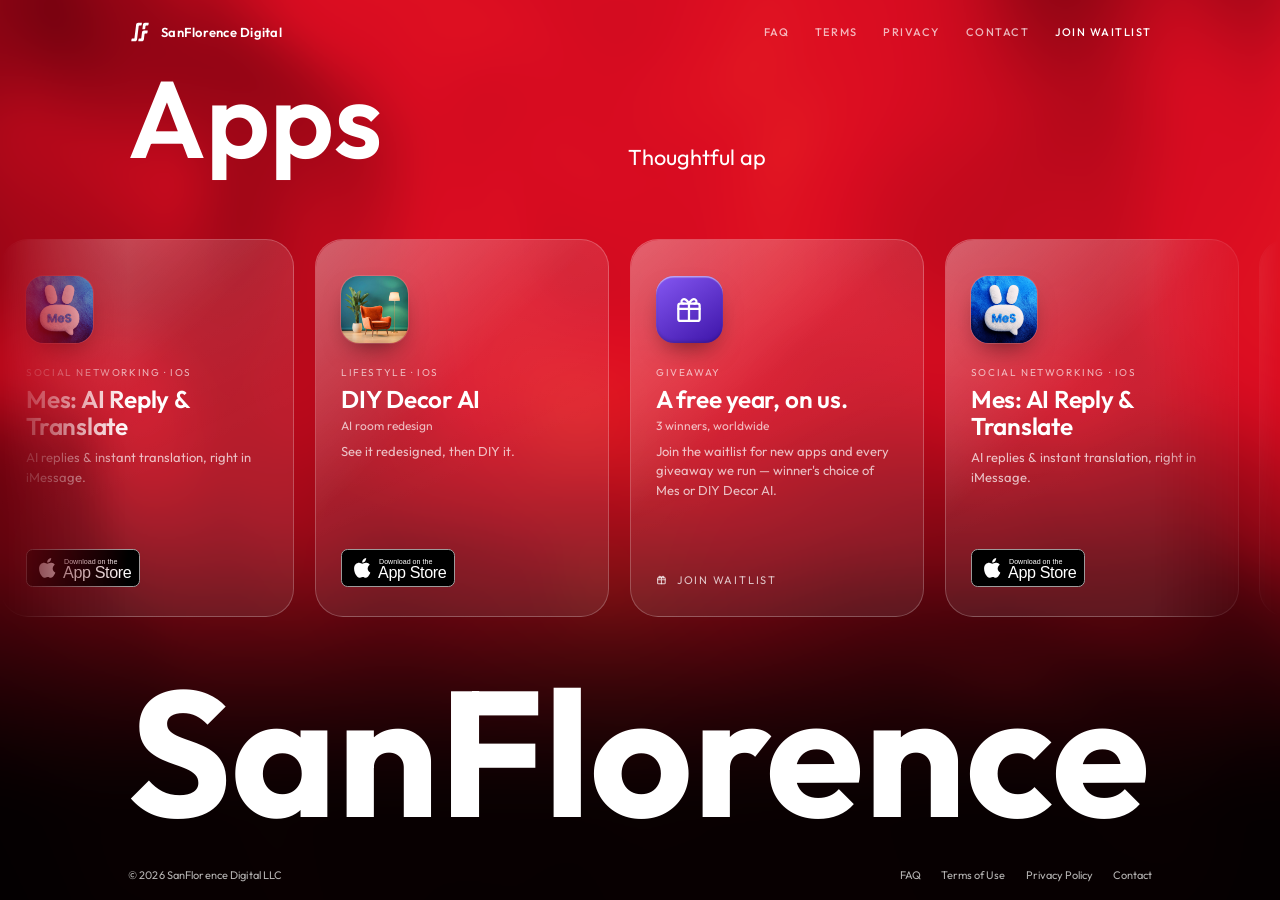
<file: index.html>
<!DOCTYPE html>
<html lang="en">
<head>
  <meta charset="UTF-8">
  <meta name='impact-site-verification' value='88f6b624-d2ef-4db9-862a-21c52759057d'>
  <meta name="viewport" content="width=device-width, initial-scale=1.0">
  <link rel="icon" type="image/svg+xml" href="assets/sf-favicon.svg">
  <title>SanFlorence</title>
  <meta name="description" content="SanFlorence Digital — iOS apps built with care. Mes, DIY Decor AI, and more.">
  <meta property="og:title" content="SanFlorence Digital">
  <meta property="og:description" content="Thoughtful apps from a studio in the San Francisco Bay Area.">
  <meta property="og:type" content="website">
  <meta name="theme-color" content="#C20C24">

  <script>
    (function () {
      try {
        var t = localStorage.getItem('sf-theme');
        if (t === 'dark' || t === 'light') document.documentElement.setAttribute('data-theme', t);
      } catch (e) {}
    })();
  </script>

  <link rel="preconnect" href="https://fonts.googleapis.com">
  <link rel="preconnect" href="https://fonts.gstatic.com" crossorigin>
  <link href="https://fonts.googleapis.com/css2?family=Outfit:wght@400;500;600;700&display=swap" rel="stylesheet">

  <style>
    /* ============================================================
       BASE
       ============================================================ */
    :root {
      --accent: #1B4FFF;
      --maxw: 1320px;
      --pad-x: clamp(32px, 10vw, 200px);
    }

    * { margin: 0; padding: 0; box-sizing: border-box; }
    html { font-size: 16px; }
    body {
      font-family: 'Outfit', sans-serif;
      font-weight: 400;
      -webkit-font-smoothing: antialiased;
      text-rendering: optimizeLegibility;
    }

    /* ============================================================
       HOMEPAGE — bright red animated bg, white type, glass cards
       (experimental: scoped entirely to body.home)
       ============================================================ */
    body.home {
      --fg: #ffffff;
      --fg-muted: rgba(255, 255, 255, 0.66);
      --border: rgba(255, 255, 255, 0.22);
      --shadow: rgba(60, 0, 8, 0.55);
      height: 100vh;
      height: 100dvh;
      overflow: hidden;
      display: flex;
      flex-direction: column;
      padding-top: 64px;
      color: var(--fg);
      background: #120103; /* fallback under the animated canvas */
      background-image: linear-gradient(180deg, #E8112B 0%, #C20C24 32%, #58000C 68%, #0A0103 100%);
    }

    /* animated red background canvas */
    #bg {
      position: fixed;
      inset: 0;
      width: 100%;
      height: 100%;
      z-index: 0;
      display: block;
      pointer-events: none;
    }

    /* ---- NAV ---- */
    .nav {
      position: fixed;
      top: 0; left: 0; right: 0;
      height: 64px;
      display: flex;
      align-items: center;
      justify-content: space-between;
      padding: 0 var(--pad-x);
      z-index: 100;
      color: #fff;
      background: transparent;
    }
    .nav-brand {
      display: flex; align-items: center; gap: 9px;
      text-decoration: none; color: #fff;
      font-size: 13px; letter-spacing: 0.02em; font-weight: 600;
    }
    .nav-logo { width: 24px; height: 24px; border-radius: 6px; display: block; flex-shrink: 0; }
    .nav-right { display: flex; align-items: center; gap: clamp(16px, 2vw, 28px); }
    .nav-link {
      position: relative;
      font-size: 11px; text-transform: uppercase; letter-spacing: 0.14em;
      color: rgba(255, 255, 255, 0.7); text-decoration: none; font-weight: 500;
      transition: color 0.25s ease; padding: 4px 0;
    }
    .nav-link::after {
      content: ''; position: absolute; left: 0; bottom: 0;
      width: 100%; height: 1px; background: currentColor;
      transform: scaleX(0); transform-origin: right; transition: transform 0.3s ease;
    }
    .nav-link:hover { color: #fff; }
    /* full white against the other links' 70% — brightness alone carries the emphasis,
       no accent colour needed. Hardcoded rather than var(--accent) so it stays identical
       on every page (--accent is blue here and coral in site.css). */
    .nav-link-cta { color: #fff; }
    .nav-link-cta:hover { color: #fff; }
    .nav-link:hover::after { transform: scaleX(1); transform-origin: left; }
    .theme-toggle {
      background: none; border: none; color: rgba(255, 255, 255, 0.7);
      cursor: pointer; padding: 4px; display: inline-flex; align-items: center;
      transition: color 0.25s ease, transform 0.4s ease;
    }
    .theme-toggle:hover { color: #fff; transform: rotate(15deg); }
    .theme-toggle svg { display: block; }

    /* ---- Mobile menu ---- */
    .nav-burger { display: none; width: 40px; height: 40px; border: none; background: none; cursor: pointer; position: relative; z-index: 210; margin-right: -8px; }
    .nav-burger span { position: absolute; left: 9px; right: 9px; height: 2px; background: #fff; border-radius: 2px; transition: transform 0.35s ease, top 0.35s ease; }
    .nav-burger span:nth-child(1) { top: 15px; }
    .nav-burger span:nth-child(2) { top: 23px; }
    .nav-burger.open span:nth-child(1) { top: 19px; transform: rotate(45deg); }
    .nav-burger.open span:nth-child(2) { top: 19px; transform: rotate(-45deg); }
    .menu {
      position: fixed; inset: 0; z-index: 200;
      background: rgba(28, 2, 8, 0.55);
      backdrop-filter: blur(26px) saturate(150%);
      -webkit-backdrop-filter: blur(26px) saturate(150%);
      display: flex; flex-direction: column; justify-content: center;
      padding: 96px var(--pad-x) 48px;
      opacity: 0; visibility: hidden;
      transition: opacity 0.4s ease, visibility 0.4s ease;
    }
    .menu.open { opacity: 1; visibility: visible; }
    .menu-links { display: flex; flex-direction: column; gap: clamp(10px, 2.4vh, 22px); }
    .menu-links a {
      color: #fff; text-decoration: none; font-weight: 600;
      font-size: clamp(2rem, 11vw, 3.4rem); line-height: 1.05; letter-spacing: -0.02em;
      opacity: 0; transform: translateY(14px);
      transition: opacity 0.5s ease, transform 0.5s ease, color 0.2s ease;
    }
    .menu.open .menu-links a { opacity: 1; transform: translateY(0); }
    .menu.open .menu-links a:nth-child(1) { transition-delay: 0.08s; }
    .menu.open .menu-links a:nth-child(2) { transition-delay: 0.14s; }
    .menu.open .menu-links a:nth-child(3) { transition-delay: 0.20s; }
    .menu.open .menu-links a:nth-child(4) { transition-delay: 0.26s; }
    .menu.open .menu-links a:nth-child(5) { transition-delay: 0.32s; }
    .menu-foot { margin-top: clamp(28px, 6vh, 56px); font-size: 12px; color: var(--fg-muted); opacity: 0; transition: opacity 0.5s ease 0.4s; }
    .menu.open .menu-foot { opacity: 1; }
    body.menu-open { overflow: hidden; }
    body.menu-open .nav { z-index: 300; } /* lift nav (with its X close button) above the open menu */

    /* ============================================================
       WAITLIST SHEET — the .menu overlay pattern, made scrollable.
       Form CSS is duplicated from site.css because index.html does
       not link it; the token block re-declares site.css's :root so
       the copied rules resolve to the SAME colors as waitlist.html.
       ============================================================ */
    .sheet {
      --accent: #ff8a78;                        /* site.css coral, NOT the homepage's #1B4FFF */
      --fg-soft: rgba(255, 255, 255, 0.82);
      --fg-muted: rgba(255, 255, 255, 0.62);

      position: fixed; inset: 0; z-index: 400;  /* clears .nav 100, .menu 200, .nav-burger 210, menu-open .nav 300 */
      background: rgba(28, 2, 8, 0.55);
      backdrop-filter: blur(26px) saturate(150%);
      -webkit-backdrop-filter: blur(26px) saturate(150%);
      display: flex; flex-direction: column;    /* NO justify-content — see .sheet-panel */
      padding: 88px var(--pad-x) 40px;
      opacity: 0; visibility: hidden;
      /* visibility must flip to visible INSTANTLY on open, and only hide after the
         fade-out on close. Transitioning it over 0.4s left the panel still
         visibility:hidden at the moment setSheet() called .focus() — browsers refuse
         to focus a hidden element, so focus silently fell back to <body> and the
         whole focus/dialog-announcement design did nothing. */
      transition: opacity 0.4s ease, visibility 0s linear 0.4s;
      overflow-y: auto;                         /* body.home is overflow:hidden — the overlay scrolls itself */
      -webkit-overflow-scrolling: touch;
      overscroll-behavior: contain;
    }
    .sheet.open { opacity: 1; visibility: visible; transition: opacity 0.4s ease, visibility 0s linear 0s; }
    .sheet-panel {
      width: 100%; max-width: 460px;
      margin: auto;                             /* centers when it fits, scrolls from the top when it does not.
                                                   justify-content:center would strand the title and first field
                                                   in unreachable negative scroll space on short screens. */
      flex: 0 0 auto;
      position: relative;
      background: rgba(10, 1, 3, 0.58);
      border: 1px solid rgba(255, 255, 255, 0.16);
      border-radius: clamp(20px, 3vw, 30px);
      padding: clamp(26px, 5vw, 40px);
      opacity: 0; transform: translateY(14px);
      transition: opacity 0.5s ease 0.08s, transform 0.5s ease 0.08s;
    }
    .sheet.open .sheet-panel { opacity: 1; transform: translateY(0); }
    /* the panel takes programmatic focus on auto-open (see setSheet) — it is a
       container, not a control, so it must not paint a focus ring; the close
       button, inputs and submit keep their own. */
    .sheet-panel:focus { outline: none; }
    .sheet-close {
      position: absolute; top: 10px; right: 12px;
      width: 40px; height: 40px; border: none; background: none;
      color: rgba(255, 255, 255, 0.7); font-size: 26px; line-height: 1; cursor: pointer;
      transition: color 0.2s ease;
    }
    .sheet-close:hover { color: #fff; }
    .sheet-kicker { font-size: 11px; text-transform: uppercase; letter-spacing: 0.22em; color: var(--fg-muted); margin-bottom: 12px; }
    .sheet-title { font-weight: 600; letter-spacing: -0.03em; line-height: 1.0; font-size: clamp(1.9rem, 5vw, 2.6rem); }
    .sheet-copy { font-size: 15px; color: var(--fg-soft); margin-top: 12px; line-height: 1.6; }

    /* ---- form (mirrors site.css .form / .field / .btn / .form-status) ---- */
    .sheet .form { margin-top: 28px; display: grid; gap: 18px; }
    .sheet .field { display: flex; flex-direction: column; gap: 8px; min-width: 0; }
    .sheet .field label { font-size: 11px; text-transform: uppercase; letter-spacing: 0.14em; color: var(--fg-muted); }
    .sheet .field label .req { color: var(--accent); }
    .sheet .field label .opt { text-transform: none; letter-spacing: 0; opacity: 0.7; }
    .sheet .field input {
      width: 100%; font-family: inherit; font-size: 16px; color: #fff;  /* 16px prevents iOS zoom-on-focus — do not shrink */
      background: rgba(255, 255, 255, 0.04);
      border: 1px solid rgba(255, 255, 255, 0.14);
      border-radius: 12px; padding: 13px 15px;
      transition: border-color 0.2s ease, background 0.2s ease, box-shadow 0.2s ease;
    }
    .sheet .field input::placeholder { color: rgba(255, 255, 255, 0.38); }
    .sheet .field input:focus {
      outline: none; border-color: var(--accent);
      background: rgba(255, 255, 255, 0.06);
      box-shadow: 0 0 0 3px rgba(255, 138, 120, 0.18);
    }
    .sheet .form-actions { display: flex; align-items: center; gap: 14px; flex-wrap: wrap; margin-top: 4px; }
    .sheet .btn {
      font-family: inherit; font-size: 14px; font-weight: 600; letter-spacing: 0.02em;
      color: #160305; background: #fff; border: none; border-radius: 12px;
      padding: 14px 30px; cursor: pointer;
      transition: transform 0.2s ease, box-shadow 0.25s ease;
    }
    .sheet .btn:hover { transform: translateY(-2px); box-shadow: 0 16px 34px -14px rgba(0, 0, 0, 0.7); }
    .sheet .btn:active { transform: translateY(0); }
    .sheet .btn:disabled { opacity: 0.55; cursor: default; transform: none; box-shadow: none; }
    .sheet .prize {
      margin-top: 20px; padding: 15px 17px;
      border: 1px solid rgba(255, 138, 120, 0.42);
      border-radius: 14px;
      background: linear-gradient(180deg, rgba(255, 138, 120, 0.15), rgba(255, 138, 120, 0.05));
      font-size: 14.5px; line-height: 1.5; color: #fff;
    }
    .sheet .prize strong { font-weight: 600; }
    .sheet .prize-fine {
      display: block; margin-top: 9px;
      font-size: 11px; line-height: 1.55; color: var(--fg-muted);
    }
    .sheet .prize-fine a { color: var(--fg-soft); text-decoration: underline; text-underline-offset: 2px; text-decoration-color: var(--accent); }
    .sheet .form-note { font-size: 12px; color: var(--fg-muted); line-height: 1.5; }
    .sheet .form-note a { color: var(--fg-soft); text-decoration: underline; text-underline-offset: 2px; text-decoration-color: var(--accent); }
    .sheet .form-status { font-size: 14px; color: var(--accent); min-height: 1.1em; line-height: 1.45; }
    .sheet .form-status.is-ok   { color: #4ade80; }
    .sheet .form-status.is-err  { color: #f87171; }
    .sheet .form-status.is-warn { color: #fbbf24; }
    .hp { position: absolute; left: -9999px; width: 1px; height: 1px; overflow: hidden; }

    @media (prefers-reduced-motion: reduce) {
      .sheet, .sheet-panel { transition: none; }
    }

    /* ---- Home main column ---- */
    .home-main {
      position: relative;
      z-index: 1;
      flex: 1 1 auto;
      min-height: 0;
      display: flex;
      flex-direction: column;
    }

    /* ---- Hero ---- */
    .hero {
      flex: 0 0 auto;
      display: flex;
      align-items: flex-end;
      justify-content: space-between;
      gap: clamp(24px, 6vw, 96px);
      padding: clamp(26px, 6vh, 72px) var(--pad-x) clamp(10px, 2vh, 24px);
    }
    .hero-title {
      font-weight: 600;
      font-size: clamp(3.2rem, 8.5vw, 7.5rem);
      line-height: 0.88;
      letter-spacing: -0.03em;
      color: #fff;
      cursor: default;
      -webkit-user-select: none;
      user-select: none;
    }
    .hero-line {
      font-size: clamp(18px, 2.1vw, 32px);
      line-height: 1.32;
      font-weight: 400;
      color: rgba(255, 255, 255, 0.92);
      max-width: 30ch;
      text-align: right;
      text-wrap: balance;
      flex-shrink: 1;
      cursor: default;
      -webkit-user-select: none;
      user-select: none;
    }
    .hero-line.typing { text-align: left; white-space: nowrap; flex: none; }
    .hl-caret { display: none; }
    .hl-caret.on {
      display: inline-block;
      width: 2px;
      height: 0.82em;
      margin-left: 4px;
      background: currentColor;
      vertical-align: -0.08em;
      animation: hl-blink 0.9s step-end infinite;
    }
    @keyframes hl-blink { 0%, 100% { opacity: 1; } 50% { opacity: 0; } }

    /* ---- Cards (iOS liquid glass) ---- */
    .carousel-wrap { flex: 1 1 auto; min-height: 0; display: flex; align-items: center; }
    .carousel {
      width: 100%;
      overflow-x: auto;
      overflow-y: hidden;
      padding: 12px var(--pad-x);
      cursor: default;
      scrollbar-width: none;
      -ms-overflow-style: none;
    }
    .carousel.marquee {
      padding-left: 0;
      padding-right: 0;
      overflow-x: hidden;          /* transform drives the strip on the compositor; no native scroll */
      touch-action: pan-y;         /* vertical page-scroll passes through; we handle horizontal drag */
      cursor: grab;
      -webkit-mask-image: linear-gradient(90deg, transparent 0, #000 var(--pad-x), #000 calc(100% - var(--pad-x)), transparent);
      mask-image: linear-gradient(90deg, transparent 0, #000 var(--pad-x), #000 calc(100% - var(--pad-x)), transparent);
    }
    .carousel::-webkit-scrollbar { display: none; }
    .carousel.dragging { cursor: grabbing; }
    .track { display: flex; gap: clamp(16px, 1.6vw, 24px); width: max-content; will-change: transform; }
    .card {
      position: relative;
      width: clamp(255px, 23vw, 322px);
      height: clamp(290px, 42vh, 384px);
      flex-shrink: 0;
      border-radius: 28px;
      padding: clamp(22px, 2.8vh, 30px);
      display: flex;
      flex-direction: column;
      overflow: hidden;
      isolation: isolate;
      color: #fff;
      /* baked frosted glass: a milky veil instead of a live backdrop-blur, so the 8 moving
         marquee cards no longer re-blur the background every frame (keeps the scroll smooth).
         Over the soft gradient bg it reads almost identically to a real blur. */
      background:
        linear-gradient(155deg, rgba(255,255,255,0.10) 0%, rgba(255,255,255,0.03) 60%),
        rgba(255, 255, 255, 0.05);
      border: 1px solid rgba(255, 255, 255, 0.22);
      transition: transform 0.45s cubic-bezier(.2,.7,.2,1), background 0.4s ease;
      user-select: none;
      -webkit-user-select: none;
      -webkit-touch-callout: none;   /* no iOS save/preview menu on press-and-hold */
    }
    .card::before { /* specular glass sheen */
      content: '';
      position: absolute; inset: 0;
      border-radius: inherit;
      background: linear-gradient(135deg, rgba(255,255,255,0.30), rgba(255,255,255,0) 42%);
      opacity: 0.8;
      pointer-events: none;
    }
    .card:hover {
      transform: translateY(-8px);
      background:
        linear-gradient(155deg, rgba(255,255,255,0.30) 0%, rgba(255,255,255,0.12) 60%),
        rgba(255, 255, 255, 0.14);
    }
    /* arrow floats in the top-right corner so it no longer reserves a row */
    .card-head {
      position: absolute;
      top: clamp(22px, 2.8vh, 30px);
      right: clamp(22px, 2.8vh, 30px);
      z-index: 2;
    }
    .card-arrow {
      color: rgba(255,255,255,0.75);
      opacity: 0; transform: translate(-5px, 5px);
      transition: opacity 0.4s ease, transform 0.4s ease;
      display: inline-flex;
    }
    .card:hover .card-arrow { opacity: 1; transform: translate(0, 0); }
    /* icon anchors the top; a fixed gap below it (no more auto-pushed dead space) */
    .card-icon {
      position: relative; z-index: 1;
      width: clamp(56px, 7.4vh, 74px);
      height: clamp(56px, 7.4vh, 74px);
      border-radius: 27%;
      margin: clamp(6px, 1.2vh, 12px) 0 clamp(18px, 2.6vh, 24px);
      display: grid; place-items: center;
      color: #fff;
      background: linear-gradient(145deg, var(--g1, #888), var(--g2, #555));
      box-shadow: inset 0 1.5px 1px rgba(255,255,255,0.5), inset 0 -2px 3px rgba(0,0,0,0.15), 0 12px 26px -10px rgba(0,0,0,0.55);
      transition: transform 0.45s cubic-bezier(.2,.7,.2,1);
    }
    .card:hover .card-icon { transform: scale(1.06) rotate(-2deg); }
    .card-icon svg { width: 48%; height: 48%; }
    .card-icon img { width: 100%; height: 100%; object-fit: cover; border-radius: inherit; display: block; box-shadow: 0 0 0 1px rgba(255,255,255,0.15); }
    /* kicker → name → sub form one tight group; tagline a step below */
    .card-cat { position: relative; z-index: 1; font-size: 10px; text-transform: uppercase; letter-spacing: 0.16em; color: rgba(255,255,255,0.66); margin-bottom: 7px; }
    .card-name { position: relative; z-index: 1; font-weight: 600; font-size: clamp(21px, 2.7vh, 27px); line-height: 1.1; letter-spacing: -0.01em; }
    .card-sub { position: relative; z-index: 1; font-size: 12px; color: rgba(255,255,255,0.7); margin-top: 5px; }
    .card-tagline { position: relative; z-index: 1; font-size: 13px; line-height: 1.5; color: rgba(255,255,255,0.72); margin-top: 9px; }
    /* CTA pinned to the bottom edge so every card's button aligns across the row */
    .card-foot { position: relative; z-index: 1; margin-top: auto; }
    .card[data-href], .card[data-app="soon"] { cursor: pointer; }
    .card-store { display: inline-block; cursor: pointer; }
    .card-store img { display: block; height: 38px; width: auto; }
    .card-soon { font-size: 11px; text-transform: uppercase; letter-spacing: 0.16em; color: rgba(255,255,255,0.75); display: inline-flex; align-items: center; gap: 8px; }
    .card-dimmed { opacity: 0.72; }
    .card-dimmed:hover { transform: translateY(-4px); }
    .card-dimmed:hover .card-icon { transform: none; }
    /* a selected coming-soon card lifts to full opacity so its icon + copy read clearly */
    body.soon-mode .card-dimmed:hover, body.soon-mode .card-dimmed.pressed { opacity: 1; }

    /* ---- Giant SanFlorence wordmark (WebGL, transparent over the red) ---- */
    .wordmark { flex: 0 0 auto; width: 100%; overflow: hidden; position: relative; z-index: 1; padding: 0 var(--pad-x); }
    #wm { display: block; width: 100%; height: auto; }

    /* ---- FOOTER ---- */
    .footer {
      position: relative;
      z-index: 1;
      flex: 0 0 auto;
      display: flex; align-items: center; justify-content: space-between;
      gap: 8px 24px; flex-wrap: wrap;
      padding: clamp(14px, 2vh, 20px) var(--pad-x);
      font-size: 11px; color: rgba(255,255,255,0.7);
    }
    .footer-copy { letter-spacing: 0.01em; }
    .footer-links { display: flex; gap: clamp(16px, 1.6vw, 22px); }
    .footer a { color: inherit; text-decoration: none; transition: color 0.2s ease; }
    .footer a:hover { color: #fff; }

    /* ---- Responsive ---- */
    @media (max-width: 900px) { .hero-line { max-width: 24ch; } }
    @media (min-width: 1024px) {
      .hero { padding-top: max(8px, calc(6vh - 40px)); } /* lift the hero block 40px on desktop */
      .hero-line { white-space: nowrap; max-width: none; font-size: clamp(18px, 1.7vw, 34px); }
    }
    @media (max-width: 768px) {
      :root { --pad-x: 22px; }
      .nav-brand .brand-text { display: none; }
      .nav-right { display: none; }
      .nav-burger { display: block; }
      .hero {
        flex-direction: column;
        align-items: flex-start;
        gap: 10px;
        padding: 20px var(--pad-x) 10px;
      }
      .hero-title { font-size: clamp(3rem, 16vw, 4.6rem); }
      .hero-line { text-align: left; max-width: 34ch; font-size: clamp(15px, 4.4vw, 20px); }
      /* cards fill the leftover height (so the strip is the centerpiece, not a void) but the
         dvh-aware calc keeps them from overflowing the one-screen lock on short phones */
      .card { height: clamp(290px, calc(100dvh - 390px), 500px); width: clamp(244px, 74vw, 300px); border-radius: 24px; }
      .footer { justify-content: space-between; }
    }
    @media (max-width: 480px) {
      .nav-right { gap: 14px; }
      .nav-link { letter-spacing: 0.1em; }
    }
    /* short screens (landscape phones, tiny windows): drop the one-screen lock and allow
       scrolling so the hero, cards, wordmark and footer never clip */
    @media (max-height: 620px) {
      body.home { height: auto; min-height: 100dvh; overflow-y: auto; }
      .card { height: clamp(260px, 64vh, 340px); }
      .carousel-wrap { padding: 8px 0; }
    }

    /* Placed AFTER the max-height:620px block and given extra specificity so it beats
       `body.home { overflow-y: auto }` on short screens — the exact spot where the
       existing `body.menu-open` lock currently loses and lets the page scroll
       behind the open menu. */
    body.sheet-open, body.home.sheet-open { overflow: hidden; }
    body.menu-open, body.home.menu-open { overflow: hidden; }

    @media (prefers-reduced-motion: reduce) {
      .card, .card-icon, .card-arrow, .theme-toggle { transition: none; }
      .card:hover { transform: none; }
      .card:hover .card-icon { transform: none; }
    }

    /* ============================================================
       MES MODE — hovering the Mes card takes over the hero
       ============================================================ */
    .hero { position: relative; }
    .hero-title { position: relative; z-index: 2; }
    .hero-line { position: relative; z-index: 2; }

    /* "Apps" -> full "Mes: AI Reply & Translate" on one line, one size (fit to width by JS) */
    .hero-swap, .hero-swap-decor, .hero-swap-soon {
      position: absolute; left: var(--pad-x); bottom: clamp(10px, 2vh, 24px); z-index: 3;
      white-space: nowrap; font-weight: 600; line-height: 1; letter-spacing: -0.02em;
      color: #fff; opacity: 0; pointer-events: none;
      transition: opacity 0.55s ease;
    }
    .hero-title canvas { transition: opacity 0.55s ease; }
    body.mes-mode .hero-title canvas, body.decor-mode .hero-title canvas, body.soon-mode .hero-title canvas { opacity: 0; }
    body.mes-mode .hero-title, body.decor-mode .hero-title, body.soon-mode .hero-title { color: transparent; }
    body.mes-mode .hero-swap { opacity: 1; }
    body.decor-mode .hero-swap-decor { opacity: 1; }
    body.soon-mode .hero-swap-soon { opacity: 1; }

    /* wordmark stays "SanFlorence" in mes mode (no swap) */

    /* only the hovered/selected card: dark->light vertical gradient, blur fades out toward the bottom */
    body.mes-mode .card:hover, body.mes-mode .card.pressed {
      background: linear-gradient(180deg, rgba(1,3,12,0.93) 0%, rgba(6,11,28,0.6) 50%, rgba(34,48,86,0.12) 100%);
      backdrop-filter: none;
      -webkit-backdrop-filter: none;
      border-color: rgba(255, 255, 255, 0.16);
    }
    body.mes-mode .card:hover::before, body.decor-mode .card:hover::before, body.soon-mode .card:hover::before,
    body.mes-mode .card.pressed::before, body.decor-mode .card.pressed::before, body.soon-mode .card.pressed::before {
      background: none;
      opacity: 1;
      z-index: 0;                  /* keep the blur BELOW the icon/text (z-index 1) — iOS Safari
                                      otherwise composites a backdrop-filter pseudo OVER siblings,
                                      which blurred the app icon and copy on the selected card */
      backdrop-filter: blur(30px) saturate(160%);
      -webkit-backdrop-filter: blur(30px) saturate(160%);
      -webkit-mask-image: linear-gradient(to bottom, #000 0%, #000 38%, transparent 92%);
      mask-image: linear-gradient(to bottom, #000 0%, #000 38%, transparent 92%);
    }

    /* tagline disappears in mes mode */
    .hero-line { transition: opacity 0.5s ease; }
    body.mes-mode .hero-line, body.decor-mode .hero-line, body.soon-mode .hero-line { opacity: 0; }

    /* dreamy iMessage bubbles drifting up through the dark lower background */
    .mes-bubbles {
      position: fixed; inset: 0; z-index: 0;
      pointer-events: none; overflow: hidden;
      opacity: 0; transition: opacity 0.6s ease;
    }
    body.mes-mode .mes-bubbles { opacity: 1; }
    .bubble {
      position: absolute; top: 0;
      font-weight: 500; padding: 9px 15px; border-radius: 19px; white-space: nowrap;
      opacity: 0;
      box-shadow: 0 12px 34px -16px rgba(0,0,40,0.7);
      animation: rise 16s linear infinite;
      animation-play-state: paused;
      will-change: transform, opacity;
    }
    body.mes-mode .bubble { animation-play-state: running; }
    .bubble.recv { background: rgba(255,255,255,0.9); color: #16161a; border-bottom-left-radius: 6px; }
    .bubble.sent { background: linear-gradient(180deg, #2E97FF, #0A6CFF); color: #fff; border-bottom-right-radius: 6px; }
    .bubble.mid { filter: blur(2px); }
    .bubble.far { filter: blur(5px); animation-name: rise-soft; }
    .bubble.typing { display: inline-flex; align-items: center; gap: 6px; padding: 14px 18px; }
    .bubble.typing i { width: 9px; height: 9px; border-radius: 50%; background: rgba(0,0,0,0.35); animation: typing-dot 1.4s ease-in-out infinite; animation-play-state: paused; }
    .bubble.sent.typing i { background: rgba(255,255,255,0.9); }
    .bubble.typing i:nth-child(2) { animation-delay: 0.2s; }
    .bubble.typing i:nth-child(3) { animation-delay: 0.4s; }
    body.mes-mode .bubble.typing i { animation-play-state: running; }
    @keyframes typing-dot { 0%, 60%, 100% { opacity: 0.35; transform: translateY(0); } 30% { opacity: 1; transform: translateY(-3px); } }
    @keyframes rise {
      0%   { transform: translateY(76vh); opacity: 0; }
      14%  { opacity: 1; }
      85%  { opacity: 1; }
      100% { transform: translateY(-12vh); opacity: 0; }
    }
    @keyframes rise-soft {
      0%   { transform: translateY(76vh); opacity: 0; }
      16%  { opacity: 0.66; }
      82%  { opacity: 0.66; }
      100% { transform: translateY(-14vh); opacity: 0; }
    }

    /* DECOR MODE — warm "redesign" takeover on the DIY Decor AI card */
    body.decor-mode .card:hover, body.decor-mode .card.pressed {
      background: linear-gradient(180deg, rgba(18,8,2,0.92) 0%, rgba(40,20,6,0.58) 50%, rgba(150,95,40,0.12) 100%);
      backdrop-filter: none;
      -webkit-backdrop-filter: none;
      border-color: rgba(255, 226, 196, 0.22);
    }
    .decor-bits {
      position: fixed; inset: 0; z-index: 0;
      pointer-events: none; overflow: hidden;
      opacity: 0; transition: opacity 0.6s ease;
    }
    body.decor-mode .decor-bits { opacity: 1; }
    .swatch {
      position: absolute; top: 0;
      border-radius: 12px;
      opacity: 0;
      box-shadow: 0 16px 40px -18px rgba(40,18,0,0.6);
      animation: rise 18s linear infinite;
      animation-play-state: paused;
      will-change: transform, opacity;
    }
    body.decor-mode .swatch { animation-play-state: running; }
    .swatch.mid { filter: blur(2px); }
    .swatch.far { filter: blur(6px); animation-name: rise-soft; }
    .swatch.palette { display: inline-flex; gap: 7px; padding: 12px; background: rgba(244,236,224,0.95); border-radius: 16px; }
    .swatch.palette i { width: 16px; height: 16px; border-radius: 50%; display: block; }

    /* SOON MODE — violet "in the studio" takeover on the upcoming-app cards */
    body.soon-mode .card:hover, body.soon-mode .card.pressed {
      background: linear-gradient(180deg, rgba(8,3,20,0.93) 0%, rgba(20,8,42,0.6) 50%, rgba(80,50,140,0.12) 100%);
      backdrop-filter: none;
      -webkit-backdrop-filter: none;
      border-color: rgba(214, 196, 255, 0.22);
    }
    .soon-bits {
      position: fixed; inset: 0; z-index: 0;
      pointer-events: none; overflow: hidden;
      opacity: 0; transition: opacity 0.6s ease;
    }
    body.soon-mode .soon-bits { opacity: 1; }
    .star {
      position: absolute; top: 0; opacity: 0;
      animation: rise 20s linear infinite;
      animation-play-state: paused;
      will-change: transform, opacity;
    }
    body.soon-mode .star { animation-play-state: running; }
    .star.far { animation-name: rise-soft; filter: blur(1.5px); }
    .star i {
      display: block; width: 100%; height: 100%; border-radius: 50%;
      background: #fff;
      box-shadow: 0 0 10px 2px rgba(214,196,255,0.85), 0 0 24px 7px rgba(150,110,255,0.45);
      animation: twinkle 3.2s ease-in-out infinite;
    }
    .soon-bits .star:nth-child(2n) i { animation-delay: -1.4s; }
    .soon-bits .star:nth-child(3n) i { animation-delay: -2.6s; }
    @keyframes twinkle { 0%, 100% { opacity: 0.35; transform: scale(0.7); } 50% { opacity: 1; transform: scale(1.15); } }
  </style>
</head>
<body class="home">

  <canvas id="bg" aria-hidden="true"></canvas>

  <!-- dreamy iMessage bubbles for "Mes mode" — rise through the dark lower background -->
  <div class="mes-bubbles" aria-hidden="true">
    <span class="bubble recv far" style="left:4%;  font-size:19px; animation-duration:22s; animation-delay:-2s;">did you try Mes??</span>
    <span class="bubble recv typing far" style="left:13%; animation-duration:19s; animation-delay:-10s;"><i></i><i></i><i></i></span>
    <span class="bubble sent mid" style="left:22%; font-size:20px; animation-duration:18s; animation-delay:-6s;">it replies for me 😭</span>
    <span class="bubble sent far" style="left:33%; font-size:19px; animation-duration:25s; animation-delay:-14s;">translates everything 🌍</span>
    <span class="bubble recv mid" style="left:45%; font-size:19px; animation-duration:23s; animation-delay:-17s;">sending to the gc 🙌</span>
    <span class="bubble recv mid" style="left:56%; font-size:20px; animation-duration:17s; animation-delay:-4s;">AI wrote this 😂</span>
    <span class="bubble sent far" style="left:67%; font-size:21px; animation-duration:15s; animation-delay:-9s;">obsessed 😍</span>
    <span class="bubble sent typing mid" style="left:77%; animation-duration:16s; animation-delay:-3s;"><i></i><i></i><i></i></span>
    <span class="bubble recv far" style="left:85%; font-size:19px; animation-duration:20s; animation-delay:-1s;">omw, 5 min</span>
    <span class="bubble sent far" style="left:93%; font-size:18px; animation-duration:26s; animation-delay:-13s;">🎉</span>
  </div>

  <!-- floating design swatches for "Decor mode" — a mood board drifting up -->
  <div class="decor-bits" aria-hidden="true">
    <span class="swatch far" style="left:5%;  width:64px; height:64px; background:#C46A4A; animation-duration:22s; animation-delay:-3s;"></span>
    <span class="swatch mid" style="left:14%; width:52px; height:72px; background:#93A188; animation-duration:18s; animation-delay:-11s;"></span>
    <span class="swatch palette mid" style="left:23%; animation-duration:20s; animation-delay:-6s;"><i style="background:#C46A4A"></i><i style="background:#ECDFC8"></i><i style="background:#8F8B5E"></i><i style="background:#7A5640"></i></span>
    <span class="swatch far" style="left:35%; width:78px; height:60px; background:#7E9AAE; animation-duration:24s; animation-delay:-15s;"></span>
    <span class="swatch mid" style="left:46%; width:58px; height:58px; background:#D6A14C; animation-duration:17s; animation-delay:-4s;"></span>
    <span class="swatch far" style="left:57%; width:66px; height:86px; background:#E0B7AC; animation-duration:23s; animation-delay:-9s;"></span>
    <span class="swatch palette far" style="left:69%; animation-duration:25s; animation-delay:-13s;"><i style="background:#7E9AAE"></i><i style="background:#ECDFC8"></i><i style="background:#D6A14C"></i><i style="background:#3E3A36"></i></span>
    <span class="swatch mid" style="left:80%; width:54px; height:54px; background:#8F8B5E; animation-duration:16s; animation-delay:-2s;"></span>
    <span class="swatch far" style="left:88%; width:74px; height:64px; background:#7A5640; animation-duration:21s; animation-delay:-8s;"></span>
    <span class="swatch mid" style="left:95%; width:48px; height:62px; background:#ECDFC8; animation-duration:19s; animation-delay:-17s;"></span>
  </div>

  <!-- twinkling stardust for "Coming Soon" mode — something taking shape -->
  <div class="soon-bits" aria-hidden="true">
    <span class="star far" style="left:6%;  width:9px;  height:9px;  animation-duration:24s; animation-delay:-2s;"><i></i></span>
    <span class="star"     style="left:15%; width:13px; height:13px; animation-duration:18s; animation-delay:-10s;"><i></i></span>
    <span class="star far" style="left:24%; width:7px;  height:7px;  animation-duration:26s; animation-delay:-6s;"><i></i></span>
    <span class="star"     style="left:33%; width:16px; height:16px; animation-duration:15s; animation-delay:-13s;"><i></i></span>
    <span class="star far" style="left:43%; width:8px;  height:8px;  animation-duration:23s; animation-delay:-4s;"><i></i></span>
    <span class="star"     style="left:53%; width:11px; height:11px; animation-duration:19s; animation-delay:-16s;"><i></i></span>
    <span class="star far" style="left:63%; width:9px;  height:9px;  animation-duration:25s; animation-delay:-8s;"><i></i></span>
    <span class="star"     style="left:72%; width:14px; height:14px; animation-duration:17s; animation-delay:-1s;"><i></i></span>
    <span class="star far" style="left:82%; width:7px;  height:7px;  animation-duration:22s; animation-delay:-12s;"><i></i></span>
    <span class="star"     style="left:90%; width:12px; height:12px; animation-duration:20s; animation-delay:-5s;"><i></i></span>
    <span class="star far" style="left:96%; width:8px;  height:8px;  animation-duration:27s; animation-delay:-15s;"><i></i></span>
  </div>

  <!-- ===================== NAV ===================== -->
  <nav class="nav">
    <a class="nav-brand" href="index.html" aria-label="SanFlorence Digital — home">
      <img class="nav-logo" src="assets/sf-logo.svg" alt="" width="24" height="24">
      <span class="brand-text">SanFlorence Digital</span>
    </a>
    <div class="nav-right">
      <a class="nav-link" href="faq.html">FAQ</a>
      <a class="nav-link" href="terms.html">Terms</a>
      <a class="nav-link" href="privacy.html">Privacy</a>
      <a class="nav-link" href="contact.html">Contact</a>
      <a class="nav-link nav-link-cta" href="waitlist.html">Join Waitlist</a>
    </div>
    <button class="nav-burger" id="navBurger" type="button" aria-label="Open menu" aria-expanded="false">
      <span></span><span></span>
    </button>
  </nav>

  <div class="menu" id="navMenu">
    <nav class="menu-links" aria-label="Mobile">
      <a href="index.html">Home</a>
      <a href="faq.html">FAQ</a>
      <a href="terms.html">Terms of Use</a>
      <a href="privacy.html">Privacy Policy</a>
      <a href="contact.html">Contact</a>
      <a href="waitlist.html">Join Waitlist</a>
    </nav>
    <div class="menu-foot">© 2026 SanFlorence Digital LLC</div>
  </div>

  <!-- ===================== WAITLIST SHEET ===================== -->
  <div class="sheet" id="waitlistSheet" role="dialog" aria-modal="true" aria-labelledby="waitlistTitle" aria-hidden="true">
    <div class="sheet-panel" tabindex="-1">
      <button class="sheet-close" id="waitlistClose" type="button" aria-label="Close">&times;</button>
      <div class="sheet-kicker">Waitlist</div>
      <h2 class="sheet-title" id="waitlistTitle">Front of the line, please.</h2>
      <p class="sheet-copy">We build slowly, and we like giving things away. One list for both — first looks at new apps, and a seat at every giveaway we run.</p>

      <div class="prize">
        🎁 <strong>Three winners. A full year free, each</strong> — winner's choice of Mes or DIY Decor AI.
        <span class="prize-fine">No purchase necessary · 18+ · Open worldwide · <a href="waitlist.html#giveaway">Full terms</a></span>
      </div>

      <form class="form" id="waitlistSheetForm" data-waitlist novalidate>
        <div class="field">
          <label for="wls-email">Email <span class="req">*</span></label>
          <input id="wls-email" name="email" type="email" placeholder="you@example.com" required autocomplete="email" inputmode="email">
        </div>
        <div class="field">
          <label for="wls-ig">Instagram <span class="opt">(optional)</span></label>
          <input id="wls-ig" name="instagram" type="text" placeholder="@yourhandle" autocomplete="off" spellcheck="false">
        </div>
        <div class="hp" aria-hidden="true">
          <label for="wls-website">Website</label>
          <input id="wls-website" name="website" type="text" tabindex="-1" autocomplete="off">
        </div>
        <div class="form-actions">
          <button class="btn" type="submit">Join Waitlist</button>
        </div>
        <span class="form-note">A handful of emails a year — a new app, or a giveaway, and nothing else. Reply “unsubscribe” any time and we'll quietly take you off. See our <a href="privacy.html">Privacy Policy</a>.</span>
        <p class="form-status" role="status" aria-live="polite"></p>
      </form>
    </div>
  </div>

  <div class="home-main">

    <!-- ===================== HERO ===================== -->
    <header class="hero">
      <div class="hero-swap" aria-hidden="true">Mes iMessage App</div>
      <div class="hero-swap-decor" aria-hidden="true">Design Any Space</div>
      <div class="hero-swap-soon" aria-hidden="true">Coming Soon</div>
      <h1 class="hero-title">Apps</h1>
      <p class="hero-line" aria-label="Thoughtful apps, crafted with love in the SF Bay Area."><span class="hl-text">Thoughtful apps, crafted with love in the SF Bay Area.</span><span class="hl-caret" aria-hidden="true"></span></p>
    </header>

    <!-- ===================== CARDS ===================== -->
    <div class="carousel-wrap">
      <section class="carousel" id="carousel" aria-label="Apps">
        <div class="track">

          <!-- Card 1 — Mes -->
          <article class="card" data-app="mes" data-href="https://apps.apple.com/us/app/mes-ai-reply-translate/id6761229621" style="--g1:#2E6BFF; --g2:#0026B8;">
            <div class="card-head">
              <span class="card-arrow" aria-hidden="true">
                <svg width="18" height="18" viewBox="0 0 24 24" fill="none" stroke="currentColor" stroke-width="1.8" stroke-linecap="round" stroke-linejoin="round"><path d="M7 17 17 7M9 7h8v8"/></svg>
              </span>
            </div>
            <div class="card-icon">
              <img src="assets/icons/mes.png" alt="Mes app icon" width="256" height="256" loading="eager" decoding="async">
            </div>
            <div class="card-cat">Social Networking · iOS</div>
            <h2 class="card-name">Mes: AI Reply &amp; Translate</h2>
            <p class="card-tagline">AI replies &amp; instant translation, right in iMessage.</p>
            <div class="card-foot">
              <a class="card-store" href="https://apps.apple.com/us/app/mes-ai-reply-translate/id6761229621" target="_blank" rel="noopener">
                <img src="assets/badge-appstore.svg" alt="Download Mes on the App Store">
              </a>
            </div>
          </article>

          <!-- Card 2 — DIY Decor AI: Room Design -->
          <article class="card" data-app="decor" data-href="https://apps.apple.com/us/app/diy-decor-ai-room-design/id6760288379" style="--g1:#FF7A3D; --g2:#D7330A;">
            <div class="card-head">
              <span class="card-arrow" aria-hidden="true">
                <svg width="18" height="18" viewBox="0 0 24 24" fill="none" stroke="currentColor" stroke-width="1.8" stroke-linecap="round" stroke-linejoin="round"><path d="M7 17 17 7M9 7h8v8"/></svg>
              </span>
            </div>
            <div class="card-icon">
              <img src="assets/icons/decor.jpg" alt="DIY Decor AI: Room Design app icon" width="256" height="256" loading="eager" decoding="async">
            </div>
            <div class="card-cat">Lifestyle · iOS</div>
            <h2 class="card-name">DIY Decor AI</h2>
            <div class="card-sub">AI room redesign</div>
            <p class="card-tagline">See it redesigned, then DIY it.</p>
            <div class="card-foot">
              <a class="card-store" href="https://apps.apple.com/us/app/diy-decor-ai-room-design/id6760288379" target="_blank" rel="noopener">
                <img src="assets/badge-appstore.svg" alt="Download DIY Decor AI on the App Store">
              </a>
            </div>
          </article>

          <!-- Card 3 — Waitlist / giveaway (was two generic "coming soon" placeholders) -->
          <article class="card" data-app="soon" style="--g1:#8557F2; --g2:#3D14A8;">
            <div class="card-head">
              <span class="card-arrow" aria-hidden="true">
                <svg width="18" height="18" viewBox="0 0 24 24" fill="none" stroke="currentColor" stroke-width="1.8" stroke-linecap="round" stroke-linejoin="round"><path d="M7 17 17 7M9 7h8v8"/></svg>
              </span>
            </div>
            <div class="card-icon">
              <svg viewBox="0 0 24 24" fill="none" stroke="currentColor" stroke-width="1.7" stroke-linecap="round" stroke-linejoin="round">
                <rect x="4" y="8" width="16" height="13" rx="1.5"/>
                <path d="M4 12h16M12 8v13"/>
                <path d="M12 8c-1.4-3-3.4-4-4.8-3s-1 3 .8 3M12 8c1.4-3 3.4-4 4.8-3s1 3-.8 3"/>
              </svg>
            </div>
            <div class="card-cat">Giveaway</div>
            <h2 class="card-name">A free year, on us.</h2>
            <div class="card-sub">3 winners, worldwide</div>
            <p class="card-tagline">Join the waitlist for new apps and every giveaway we run — winner's choice of Mes or DIY Decor AI.</p>
            <div class="card-foot">
              <span class="card-soon">
                <svg width="13" height="13" viewBox="0 0 24 24" fill="none" stroke="currentColor" stroke-width="2" stroke-linecap="round" stroke-linejoin="round"><rect x="3" y="7" width="14" height="11" rx="1.3"/><path d="M3 10.5h14M10 7v11"/><path d="M10 7c-1.2-2.5-2.8-3.3-4-2.5s-.8 2.5.7 2.5M10 7c1.2-2.5 2.8-3.3 4-2.5s.8 2.5-.7 2.5"/></svg>
                Join Waitlist
              </span>
            </div>
          </article>

        </div>
      </section>
    </div>

    <!-- ===================== GIANT WORDMARK ===================== -->
    <section class="wordmark">
      <canvas id="wm" aria-label="SanFlorence" role="img"></canvas>
    </section>

    <!-- ===================== FOOTER ===================== -->
    <footer class="footer">
      <span class="footer-copy">© 2026 SanFlorence Digital LLC</span>
      <nav class="footer-links" aria-label="Footer">
        <a href="faq.html">FAQ</a>
        <a href="terms.html">Terms of Use</a>
        <a href="privacy.html">Privacy Policy</a>
        <a href="contact.html">Contact</a>
      </nav>
    </footer>

  </div>

  <script>
    /* ============================================================
       THEME TOGGLE (drives the legal pages; homepage stays red/white)
       ============================================================ */
    (function () {
      var root = document.documentElement;
      var toggle = document.getElementById('themeToggle');
      var KEY = 'sf-theme';
      var SUN = '<svg width="18" height="18" viewBox="0 0 24 24" fill="none" stroke="currentColor" stroke-width="1.6" stroke-linecap="round" stroke-linejoin="round"><circle cx="12" cy="12" r="4"></circle><path d="M12 2v2M12 20v2M4.93 4.93l1.41 1.41M17.66 17.66l1.41 1.41M2 12h2M20 12h2M6.34 17.66l-1.41 1.41M19.07 4.93l-1.41 1.41"></path></svg>';
      var MOON = '<svg width="18" height="18" viewBox="0 0 24 24" fill="none" stroke="currentColor" stroke-width="1.6" stroke-linecap="round" stroke-linejoin="round"><path d="M21 12.79A9 9 0 1 1 11.21 3 7 7 0 0 0 21 12.79z"></path></svg>';
      function systemDark() { return window.matchMedia && window.matchMedia('(prefers-color-scheme: dark)').matches; }
      function stored() { try { var t = localStorage.getItem(KEY); return (t === 'dark' || t === 'light') ? t : null; } catch (e) { return null; } }
      function effective() { return stored() || (systemDark() ? 'dark' : 'light'); }
      function paintIcon() { if (toggle) toggle.innerHTML = effective() === 'dark' ? SUN : MOON; }
      paintIcon();
      if (toggle) {
        toggle.addEventListener('click', function () {
          var next = effective() === 'dark' ? 'light' : 'dark';
          root.setAttribute('data-theme', next);
          try { localStorage.setItem(KEY, next); } catch (e) {}
          paintIcon();
        });
      }
      if (window.matchMedia) {
        var mq = window.matchMedia('(prefers-color-scheme: dark)');
        var onChange = function () { if (!stored()) paintIcon(); };
        if (mq.addEventListener) mq.addEventListener('change', onChange);
        else if (mq.addListener) mq.addListener(onChange);
      }
    })();

    /* ============================================================
       WAITLIST SHEET — same overlay pattern as the mobile menu
       ============================================================ */
    (function () {
      var sheet = document.getElementById('waitlistSheet');
      if (!sheet) return;
      var lastFocus = null;

      /* ---- storage gate ---------------------------------------------------
         Key names are SHARED with assets/site.js — see SF_WL_SIGNED_UP_KEY
         there. Change one, change both. The ".v1" suffix is the reset lever:
         bump it to re-show the popup to everyone for a new campaign. */
      var K_SEEN      = 'sf.waitlist.popup.v1';     // popup shown, OR sheet opened by hand
      var K_SIGNED    = 'sf.waitlist.signedup.v1';  // WRITTEN BY assets/site.js, confirmed submit only
      var DELAY_MS    = 10000;   // of *visible* time, not wall clock
      var RETRY_MS    = 1500;    // re-check cadence while a guard is blocking
      var IDLE_MS     = 2500;    // required quiet period after the last interaction
      var MAX_RETRIES = 20;      // ~30s of blocked-ness, then give up for this page load

      // localStorage -> sessionStorage -> memory. Reading window.localStorage can
      // itself throw (SecurityError when cookies are blocked; old iOS private mode
      // throws on setItem), so even the probe is wrapped. Total failure degrades to
      // "at most once per page load" — never to a broken page, and never to a popup
      // that repeats inside a session.
      var store = (function () {
        var mem = {};
        function probe(kind) {
          try {
            var s = window[kind], t = '__sf_probe';
            s.setItem(t, '1'); s.removeItem(t);
            return s;
          } catch (e) { return null; }
        }
        var s = probe('localStorage') || probe('sessionStorage');
        return {
          get: function (k) { try { return s ? s.getItem(k) : (mem[k] || null); } catch (e) { return mem[k] || null; } },
          set: function (k, v) { try { if (s) { s.setItem(k, v); return; } } catch (e) {} mem[k] = v; }
        };
      })();

      // opts.focus === false -> open WITHOUT putting the caret in the email field.
      //   Used by the 10s auto-open. Focusing a text input there summons the mobile
      //   on-screen keyboard with no user gesture behind it and steals the caret from
      //   whatever the visitor was doing.
      //   Focus still MOVES — to .sheet-panel, a non-text element, so no keyboard and
      //   no caret. It has to: aria-modal="true" tells assistive tech the rest of the
      //   page no longer exists, so leaving focus outside strands a screen-reader user
      //   in a subtree their AT has just been told to ignore, with no announcement and
      //   no route in. The panel is tabindex="-1" inside role="dialog" labelled by
      //   #waitlistTitle, so it announces as the dialog and reads from the top.
      function setSheet(open, opts) {
        opts = opts || {};
        sheet.classList.toggle('open', open);
        sheet.setAttribute('aria-hidden', open ? 'false' : 'true');
        document.body.classList.toggle('sheet-open', open);
        if (open) {
          autoStop();                              // ANY open retires the timer...
          store.set(K_SEEN, String(Date.now()));   // ...and stops it returning on a later visit
          // drop any hero takeover left over from a hover/press preview
          document.body.classList.remove('mes-mode', 'decor-mode', 'soon-mode');
          // close the burger menu so the two overlays can never co-exist
          var menu = document.getElementById('navMenu');
          var burger = document.getElementById('navBurger');
          if (menu && menu.classList.contains('open')) {
            menu.classList.remove('open');
            if (burger) { burger.classList.remove('open'); burger.setAttribute('aria-expanded', 'false'); }
            document.body.classList.remove('menu-open');
          }
          lastFocus = document.activeElement;
          var target = opts.focus === false
            ? sheet.querySelector('.sheet-panel')
            : document.getElementById('wls-email');
          // preventScroll matters: .focus() scrolls its target into view by default, and on a
          // panel taller than the viewport that scrolls the title and close button off the top.
          // Older browsers ignore the option, so scrollTop is reset AFTER focus either way.
          if (target) { try { target.focus({ preventScroll: true }); } catch (e) { target.focus(); } }
          sheet.scrollTop = 0;
        } else {
          // never leave focus inside a container we just marked aria-hidden
          if (document.activeElement && sheet.contains(document.activeElement)) document.activeElement.blur();
          // body.focus() would reset the AT reading position to the top of the page
          if (lastFocus && lastFocus.focus && lastFocus !== document.body) lastFocus.focus();
        }
      }

      // backdrop click closes: .sheet-panel is a child, so clicks inside it never target .sheet
      sheet.addEventListener('click', function (e) {
        if (e.target === sheet || (e.target.closest && e.target.closest('#waitlistClose'))) setSheet(false);
      });

      document.addEventListener('keydown', function (e) {
        if (e.key === 'Escape' && sheet.classList.contains('open')) setSheet(false);
      });

      // focus trap
      sheet.addEventListener('keydown', function (e) {
        if (e.key !== 'Tab' || !sheet.classList.contains('open')) return;
        var f = sheet.querySelectorAll('button, input, a[href]');
        if (!f.length) return;
        var first = f[0], last = f[f.length - 1];
        // On an auto-open, focus sits on .sheet-panel — which is in neither branch
        // below, so Shift+Tab used to escape the modal into the page behind it.
        if (Array.prototype.indexOf.call(f, document.activeElement) === -1) {
          e.preventDefault();
          (e.shiftKey ? last : first).focus();
          return;
        }
        if (e.shiftKey && document.activeElement === first) { e.preventDefault(); last.focus(); }
        else if (!e.shiftKey && document.activeElement === last) { e.preventDefault(); first.focus(); }
      });

      /* ---- 10-second auto-open --------------------------------------------
         Once per visitor. Every guard prefers NOT showing over showing at a
         bad moment. Time is counted in VISIBLE tab time: a timer that ripens
         in a background tab would greet the visitor with a modal they never
         triggered, so it pauses on blur and resumes on return. */
      var autoTimer = null, autoRemaining = DELAY_MS, autoStartedAt = 0;
      var autoRetries = 0, autoDone = false, lastTouchAt = 0;

      function autoClear() { if (autoTimer) { clearTimeout(autoTimer); autoTimer = null; } }
      function autoStop()  { autoDone = true; autoClear(); }

      function autoArm(ms) {
        autoClear();
        if (autoDone || document.hidden) return;   // keeps autoRemaining intact for the resume
        autoRemaining = ms;
        autoStartedAt = Date.now();
        autoTimer = setTimeout(autoFire, ms);
      }

      // Re-evaluated on every attempt, never cached.
      function autoBlocked() {
        if (document.hidden) return true;                                    // backgrounded tab
        if (sheet.classList.contains('open')) return true;                   // already open
        if (document.body.classList.contains('menu-open')) return true;      // burger menu owns the screen
        var ae = document.activeElement;
        if (ae && /^(INPUT|TEXTAREA|SELECT)$/.test(ae.tagName)) return true; // mid-typing
        if (Date.now() - lastTouchAt < IDLE_MS) return true;                 // mid-drag / mid-scroll / on a card
        return false;
      }

      function autoFire() {
        autoTimer = null;
        if (autoDone) return;
        if (!autoBlocked()) { setSheet(true, { focus: false }); return; }  // setSheet marks seen + stops the timer
        // Blocked: wait for a lull rather than cancelling outright, so the most
        // engaged visitors aren't the only ones who never see the waitlist.
        if (++autoRetries > MAX_RETRIES) { autoStop(); return; }  // never shown -> storage stays clean, next visit retries
        autoArm(RETRY_MS);
      }

      document.addEventListener('visibilitychange', function () {
        if (autoDone) return;
        if (document.hidden) {
          if (autoTimer) { autoRemaining = Math.max(0, autoRemaining - (Date.now() - autoStartedAt)); autoClear(); }
        } else {
          autoArm(Math.max(autoRemaining, 800));   // grace: never fire the instant they come back
        }
      });

      if (!document.body.classList.contains('home') || store.get(K_SEEN) || store.get(K_SIGNED)) {
        // Not eligible (returning visitor, already signed up, or not the homepage).
        // autoDone must be latched HERE, not just left un-armed: the visibilitychange
        // handler above re-arms the timer on its own, so without this a returning
        // visitor who tabs away and comes back gets the popup again, every time.
        autoDone = true;
      } else {
        var noteTouch = function () { lastTouchAt = Date.now(); };
        var evts = ['pointerdown', 'wheel', 'touchmove', 'keydown'];
        for (var i = 0; i < evts.length; i++) {
          document.addEventListener(evts[i], noteTouch, { passive: true, capture: true });
        }
        window.addEventListener('scroll', noteTouch, { passive: true });
        autoArm(DELAY_MS);
      }

      window.sfOpenWaitlist = function () { setSheet(true); };
    })();

    /* ============================================================
       CAROUSEL — drag + momentum
       ============================================================ */
    (function () {
      var carousel = document.getElementById('carousel');
      if (!carousel) return;
      var track = carousel.querySelector('.track');
      var reduceMotion = window.matchMedia('(prefers-reduced-motion: reduce)').matches;
      var hovering = false, moved = 0, isDown = false;
      var dragStartX = 0, dragFrom = 0, dragOffset = 0, dragVel = 0, dragLastX = 0, dragLastT = 0;
      var pressTimer = null, longActive = false, suppressClick = false, pressedCard = null, downCard = null, downSoon = null;
      function setMode(app) {
        document.body.classList.toggle('mes-mode', app === 'mes');
        document.body.classList.toggle('decor-mode', app === 'decor');
        document.body.classList.toggle('soon-mode', app === 'soon');
      }
      function clearMode() {
        document.body.classList.remove('mes-mode', 'decor-mode', 'soon-mode');
        var ps = carousel.querySelectorAll('.card.pressed');
        for (var i = 0; i < ps.length; i++) ps[i].classList.remove('pressed');
        pressedCard = null;
      }
      carousel.addEventListener('pointerdown', function (e) {
        isDown = true; moved = 0; suppressClick = false;
        // resolve the card BEFORE setPointerCapture — once captured, the browser retargets every
        // subsequent event for this pointer (including the click that follows) to the carousel
        // itself, so e.target.closest('.card') in the click handler would always come back empty.
        downCard = e.target.closest && e.target.closest('.card[data-href]');
        downSoon = e.target.closest && e.target.closest('.card[data-app="soon"]');   // same pre-capture reason as downCard
        dragStartX = e.clientX; dragOffset = dragFrom = anim ? currentX() : 0;
        dragVel = 0; dragLastX = e.clientX; dragLastT = performance.now();
        if (anim) {                                   // hand the strip to the finger
          try { anim.pause(); } catch (err) {}
          carousel.classList.add('dragging');
          try { carousel.setPointerCapture(e.pointerId); } catch (err) {}
        }
        // touch press-and-hold -> preview this card's hero takeover (mobile has no hover)
        if (anim && e.pointerType !== 'mouse') {
          var held = e.target.closest && e.target.closest('[data-app]');
          if (held) {
            clearTimeout(pressTimer);
            pressTimer = setTimeout(function () {
              if (!isDown || moved > 10) return;
              longActive = true; suppressClick = true; pressedCard = held;
              held.classList.add('pressed');
              setMode(held.getAttribute('data-app'));
              if (navigator.vibrate) { try { navigator.vibrate(12); } catch (err) {} }
            }, 300);
          }
        }
      });
      carousel.addEventListener('pointermove', function (e) {
        if (e.pointerType === 'mouse' && !isDown) { hovering = true; kick(); }
        if (!isDown) return;
        var dx = e.clientX - dragStartX;
        moved = Math.max(moved, Math.abs(dx));
        if (moved > 10 && pressTimer) { clearTimeout(pressTimer); pressTimer = null; } // a drag cancels the hold
        if (longActive) return;                       // previewing — keep the held card still
        if (!anim) return;                            // reduce-motion: native scroll handles it
        dragOffset = dragFrom + dx;                   // follow the finger — left or right, 1:1
        showAt(dragOffset);                           // drive the paused compositor animation to that position
        var t = performance.now(), dt = t - dragLastT;
        if (dt > 0) dragVel = (e.clientX - dragLastX) / dt;   // px/ms, for release momentum
        dragLastX = e.clientX; dragLastT = t;
      });
      function endDrag() {
        if (!isDown) return;
        isDown = false;
        clearTimeout(pressTimer); pressTimer = null;
        if (longActive) { longActive = false; clearMode(); } // end the preview, revert the hero
        if (!anim) return;
        carousel.classList.remove('dragging');
        var relRate = -dragVel * 1000 / PX_PER_S;     // continue in the flung direction...
        relRate = Math.max(-9, Math.min(9, relRate));
        if (Math.abs(relRate) > 1.3) { rate = relRate; boost = relRate - 1; } // ...then ease back to auto
        resumeFrom(dragOffset);
        kick();
      }
      carousel.addEventListener('pointerup', endDrag);
      carousel.addEventListener('pointercancel', endDrag);
      carousel.addEventListener('contextmenu', function (e) { e.preventDefault(); }); // no long-press menu on touch
      carousel.addEventListener('click', function (e) {
        if (suppressClick) { suppressClick = false; e.preventDefault(); e.stopPropagation(); return; } // ended a press-preview
        if (moved > 8) { e.preventDefault(); e.stopPropagation(); return; } // a drag, not a tap
        var card = downCard;                        // captured pre-pointerCapture; e.target is unreliable here
        if (!card) {                                // no store link — but a coming-soon card opens the waitlist
          if (downSoon && window.sfOpenWaitlist) { e.preventDefault(); e.stopPropagation(); window.sfOpenWaitlist(); }
          return;
        }
        e.preventDefault();                          // take over nav for the whole card AND the badge
        window.open(card.getAttribute('data-href'), '_blank', 'noopener,noreferrer'); // NEW TAB ONLY
      }, true);

      if (reduceMotion || !track) return; // static padded carousel when motion is reduced

      // ---- seamless auto-scroll marquee (right -> left); pauses on hover/drag ----
      carousel.addEventListener('pointerenter', function (e) { if (e.pointerType === 'mouse') { hovering = true; kick(); } });
      carousel.addEventListener('pointerleave', function (e) { if (e.pointerType === 'mouse') { hovering = false; kick(); } });

      // ---- hovering a card takes over the hero on desktop; press-and-hold does it on touch ----
      if (window.matchMedia && window.matchMedia('(hover: hover)').matches) {
        carousel.addEventListener('mouseover', function (e) {
          var card = e.target.closest && e.target.closest('[data-app]');
          if (card) setMode(card.getAttribute('data-app'));
        });
        carousel.addEventListener('mouseout', function (e) {
          var to = e.relatedTarget;
          if (!to || !to.closest || !to.closest('[data-app]')) clearMode();
        });
      }
      // ============================================================
      //  COMPOSITOR-DRIVEN MARQUEE — the strip moves via a Web Animations API
      //  transform that runs on the GPU/compositor thread, fully independent of the
      //  main thread. However busy the WebGL background or JS get, it cannot stutter.
      // ============================================================
      var gap = parseFloat(getComputedStyle(track).columnGap) || 20;
      var PX_PER_S = 136;         // base auto-scroll speed (2x)
      var loopWidth = 0, anim = null, durMs = 0;
      function build() {
        var clones = track.querySelectorAll('[data-clone]');
        for (var k = 0; k < clones.length; k++) track.removeChild(clones[k]);
        loopWidth = track.scrollWidth + gap;           // one full set + the joining gap = one loop period
        var originals = Array.prototype.slice.call(track.children);
        // Clone whole sets until the strip covers the viewport plus a full period. One set of 4
        // cards is narrower than a wide screen, so a single clone leaves a blank gap before the
        // loop repeats ("cards appear later"); enough copies make the repeat seamless at any width.
        var need = carousel.clientWidth + loopWidth * 2;
        var total = loopWidth;
        while (total < need) {
          for (var j = 0; j < originals.length; j++) {
            var c = originals[j].cloneNode(true);
            c.classList.remove('pressed');             // never inherit a transient press state
            c.setAttribute('data-clone', '1');
            c.setAttribute('aria-hidden', 'true');
            var links = c.querySelectorAll('a');
            for (var m = 0; m < links.length; m++) links[m].setAttribute('tabindex', '-1');
            track.appendChild(c);
          }
          total += loopWidth;
        }
      }
      function startAnim() {
        var prevRate = anim ? anim.playbackRate : 1;
        if (anim) { anim.cancel(); anim = null; }
        if (!loopWidth || !track.animate) return;
        durMs = (loopWidth / PX_PER_S) * 1000;
        anim = track.animate(
          [{ transform: 'translate3d(0,0,0)' }, { transform: 'translate3d(' + (-loopWidth) + 'px,0,0)' }],
          { duration: durMs, iterations: Infinity, easing: 'linear' }
        );
        try { anim.playbackRate = prevRate; } catch (e) {}
      }
      function currentX() {                            // the strip's live translateX, even mid-animation
        var tr = getComputedStyle(track).transform;
        if (!tr || tr === 'none') return 0;
        try { return new DOMMatrix(tr).m41; }
        catch (e) { var a = (tr.match(/\(([^)]+)\)/) || [0, ''])[1].split(','); return parseFloat(a[a.length === 6 ? 4 : 12]) || 0; }
      }
      function showAt(X) {                              // drive the (paused) animation to translateX = X
        if (!anim || !loopWidth || !durMs) return;     // (inline transform can't be used: a paused
        var frac = ((((-X) % loopWidth) + loopWidth) % loopWidth) / loopWidth;  // animation still wins the cascade)
        try { anim.currentTime = frac * durMs; } catch (e) {}
      }
      function resumeFrom(X) {                          // hand the dragged position back to the compositor loop
        if (!anim) return;
        showAt(X);
        try { anim.playbackRate = rate; anim.play(); } catch (e) {}
      }
      carousel.classList.add('marquee');
      build();
      startAnim();
      if (document.fonts && document.fonts.ready) document.fonts.ready.then(function () { build(); startAnim(); });
      var rt; window.addEventListener('resize', function () { clearTimeout(rt); rt = setTimeout(function () { build(); startAnim(); }, 200); });

      // ---- vertical scroll nudges playback rate (faster down / reverse up); hover eases to a stop ----
      var boost = 0, rate = 1, ticking = false;
      window.addEventListener('wheel', function (e) {
        boost += e.deltaY * 0.024;
        if (boost > 12) boost = 12; else if (boost < -12) boost = -12;
        kick();
      }, { passive: true });
      function tick() {
        boost *= 0.90; if (Math.abs(boost) < 0.004) boost = 0;
        var target = hovering ? 0 : (1 + boost);
        rate += (target - rate) * 0.16;
        if (target === 0 && rate < 0.02 && rate > -0.02) rate = 0;     // settle to a full stop on hover
        if (anim) {
          try {
            anim.playbackRate = rate;
            if (rate < 0 && durMs && anim.currentTime != null && anim.currentTime < durMs) {
              anim.currentTime += durMs;                                 // keep room so reverse never sticks at the start
            }
          } catch (e) {}
        }
        if (boost === 0 && Math.abs(rate - target) < 0.004) {           // settled — stop ticking (zero idle cost)
          rate = target; if (anim) { try { anim.playbackRate = rate; } catch (e) {} } ticking = false; return;
        }
        requestAnimationFrame(tick);
      }
      function kick() { if (!ticking) { ticking = true; requestAnimationFrame(tick); } }
      document.addEventListener('visibilitychange', function () { if (!document.hidden) kick(); });
    })();

    /* ============================================================
       BACKGROUND — animated molten red fading to near-black at the
       bottom half. Ambient flow only (no cursor interaction).
       ============================================================ */
    (function () {
      var canvas = document.getElementById('bg');
      if (!canvas) return;
      var reduce = window.matchMedia('(prefers-reduced-motion: reduce)').matches;
      var gl = null;
      try { gl = canvas.getContext('webgl', { alpha: false, antialias: false, premultipliedAlpha: false }); } catch (e) {}
      if (!gl) return; // CSS red->black gradient fallback on body.home

      var SCALE = 0.7;
      var VS = 'attribute vec2 p; varying vec2 uv; void main(){ uv = p*0.5+0.5; gl_Position = vec4(p,0.0,1.0); }';
      var FS = [
        'precision highp float;',
        'varying vec2 uv;',
        'uniform vec2 res; uniform float time; uniform float blue; uniform float warm; uniform float purple;',
        'float hash(vec2 p){ return fract(sin(dot(p, vec2(127.1,311.7)))*43758.5453123); }',
        'float vnoise(vec2 p){ vec2 i=floor(p), f=fract(p); float a=hash(i),b=hash(i+vec2(1.,0.)),c=hash(i+vec2(0.,1.)),d=hash(i+vec2(1.,1.)); vec2 u=f*f*(3.-2.*f); return mix(mix(a,b,u.x),mix(c,d,u.x),u.y); }',
        'float fbm(vec2 p){ float v=0.,a=.5; for(int i=0;i<3;i++){ v+=a*vnoise(p); p*=2.0; a*=.5; } return v; }',
        'void main(){',
        '  float aspect = res.x/res.y;',
        '  vec2 p = vec2(uv.x*aspect, uv.y);',
        '  float t = time*0.05;',
        '  vec2 w = vec2(fbm(p*1.3 + vec2(0.0, t)), fbm(p*1.3 + vec2(3.3, -t)));',
        '  float n = fbm(p*1.9 + w*1.4 + vec2(t*0.5, -t*0.3));',
        '  vec3 cDark = mix(vec3(0.40, 0.0, 0.05), vec3(0.02, 0.05, 0.30), blue);',
        '  vec3 cMid  = mix(vec3(0.86, 0.05, 0.13), vec3(0.05, 0.42, 0.98), blue);',
        '  vec3 cHot  = mix(vec3(1.0, 0.27, 0.15), vec3(0.40, 0.74, 1.0), blue);',
        '  cDark = mix(cDark, vec3(0.34, 0.12, 0.02), warm);',
        '  cMid  = mix(cMid,  vec3(0.93, 0.45, 0.10), warm);',
        '  cHot  = mix(cHot,  vec3(1.0, 0.80, 0.34), warm);',
        '  cDark = mix(cDark, vec3(0.05, 0.02, 0.20), purple);',
        '  cMid  = mix(cMid,  vec3(0.24, 0.08, 0.66), purple);',
        '  cHot  = mix(cHot,  vec3(0.52, 0.34, 0.95), purple);',
        '  vec3 col = mix(cDark, cMid, smoothstep(0.12, 0.55, n));',
        '  col = mix(col, cHot, smoothstep(0.5, 0.95, n));',
        '  float darken = smoothstep(0.08, 0.60, uv.y);',
        '  col *= mix(0.04, 1.0, darken);',
        '  gl_FragColor = vec4(col, 1.0);',
        '}'
      ].join('\n');

      function sh(t, s) { var o = gl.createShader(t); gl.shaderSource(o, s); gl.compileShader(o); if (!gl.getShaderParameter(o, gl.COMPILE_STATUS)) { console.warn('bg', gl.getShaderInfoLog(o)); return null; } return o; }
      var vs = sh(gl.VERTEX_SHADER, VS), fs = sh(gl.FRAGMENT_SHADER, FS);
      if (!vs || !fs) return;
      var prog = gl.createProgram(); gl.attachShader(prog, vs); gl.attachShader(prog, fs); gl.linkProgram(prog);
      if (!gl.getProgramParameter(prog, gl.LINK_STATUS)) { console.warn('bg link', gl.getProgramInfoLog(prog)); return; }
      gl.useProgram(prog);
      var buf = gl.createBuffer(); gl.bindBuffer(gl.ARRAY_BUFFER, buf);
      gl.bufferData(gl.ARRAY_BUFFER, new Float32Array([-1, -1, 1, -1, -1, 1, -1, 1, 1, -1, 1, 1]), gl.STATIC_DRAW);
      var ploc = gl.getAttribLocation(prog, 'p'); gl.enableVertexAttribArray(ploc); gl.vertexAttribPointer(ploc, 2, gl.FLOAT, false, 0, 0);
      var U = {}; ['res', 'time', 'blue', 'warm', 'purple'].forEach(function (n) { U[n] = gl.getUniformLocation(prog, n); });

      function resize() {
        canvas.width = Math.max(1, Math.round(window.innerWidth * SCALE));
        canvas.height = Math.max(1, Math.round(window.innerHeight * SCALE));
        gl.viewport(0, 0, canvas.width, canvas.height);
      }
      resize();
      var rt; window.addEventListener('resize', function () { clearTimeout(rt); rt = setTimeout(resize, 150); });

      var t0 = performance.now();
      var mesBlue = 0, decorWarm = 0, soonPurple = 0;
      function frame() {
        if (!document.hidden) {
          var time = (performance.now() - t0) / 1000;
          mesBlue += ((document.body.classList.contains('mes-mode') ? 1 : 0) - mesBlue) * 0.05;
          decorWarm += ((document.body.classList.contains('decor-mode') ? 1 : 0) - decorWarm) * 0.05;
          soonPurple += ((document.body.classList.contains('soon-mode') ? 1 : 0) - soonPurple) * 0.05;
          gl.useProgram(prog);
          gl.uniform2f(U.res, canvas.width, canvas.height);
          gl.uniform1f(U.time, reduce ? 0.0 : time);
          gl.uniform1f(U.blue, mesBlue);
          gl.uniform1f(U.warm, decorWarm);
          gl.uniform1f(U.purple, soonPurple);
          gl.drawArrays(gl.TRIANGLES, 0, 6);
        }
        if (!reduce) requestAnimationFrame(frame);
      }
      requestAnimationFrame(frame);
    })();

    /* ============================================================
       WORDMARK — WebGL liquid distortion, white & transparent
       (sits over the red field; chromatic aberration on cursor sweep)
       ============================================================ */
    (function () {
      var canvas = document.getElementById('wm');
      if (!canvas) return;
      var WORD = 'SanFlorence';
      var reduceMotion = window.matchMedia('(prefers-reduced-motion: reduce)').matches;
      var DPR = Math.min(window.devicePixelRatio || 1, 2);

      var tex = document.createElement('canvas');
      var tx = tex.getContext('2d');
      var cssW = 0, cssH = 0, fontPx = 0;

      function buildText() {
        cssW = canvas.clientWidth || window.innerWidth;
        tx.setTransform(1, 0, 0, 1, 0, 0);
        tx.font = '700 100px Outfit, sans-serif';
        var w100 = tx.measureText(WORD).width || cssW * 0.5;
        fontPx = (cssW / w100) * 100;                          // fill the content width (aligned to padding)
        cssH = Math.round(fontPx * 1.04);
        var maxH = Math.min(window.innerHeight * 0.34, 360);    // cap height so it never crowds the cards
        if (cssH > maxH) { cssH = Math.round(maxH); fontPx = cssH / 1.04; }
        cssH = Math.max(40, cssH);
        tex.width = Math.round(cssW * DPR);
        tex.height = Math.round(cssH * DPR);
        tx.setTransform(DPR, 0, 0, DPR, 0, 0);
        tx.clearRect(0, 0, cssW, cssH);
        tx.font = '700 ' + fontPx + 'px Outfit, sans-serif';
        tx.textAlign = 'left';
        tx.textBaseline = 'middle';
        tx.fillStyle = '#fff';
        tx.fillText(WORD, 0, cssH / 2 + fontPx * 0.04);
        canvas.style.height = cssH + 'px';
        canvas.width = Math.round(cssW * DPR);
        canvas.height = Math.round(cssH * DPR);
      }

      function fallback2D() {
        var c2 = canvas.getContext('2d');
        function draw() {
          buildText();
          c2.setTransform(1, 0, 0, 1, 0, 0);
          c2.clearRect(0, 0, canvas.width, canvas.height);
          c2.setTransform(DPR, 0, 0, DPR, 0, 0);
          c2.font = '700 ' + fontPx + 'px Outfit, sans-serif';
          c2.textAlign = 'left';
          c2.textBaseline = 'middle';
          c2.fillStyle = '#fff';
          c2.fillText(WORD, 0, cssH / 2 + fontPx * 0.04);
        }
        if (document.fonts && document.fonts.ready) document.fonts.ready.then(draw, draw); else draw();
        var rt; window.addEventListener('resize', function () { clearTimeout(rt); rt = setTimeout(draw, 150); });
      }

      var gl = null;
      try { gl = canvas.getContext('webgl', { alpha: true, antialias: true, premultipliedAlpha: true }) || canvas.getContext('experimental-webgl'); } catch (e) {}
      if (!gl || reduceMotion) { fallback2D(); return; }

      var VS = 'attribute vec2 p; varying vec2 uv; void main(){ uv = p*0.5+0.5; gl_Position = vec4(p,0.0,1.0); }';
      var FS = [
        'precision highp float;',
        'varying vec2 uv;',
        'uniform sampler2D tex;',
        'uniform vec2 res; uniform float time; uniform vec2 mouse; uniform float act; uniform float vel;',
        'float hash(vec2 p){ return fract(sin(dot(p, vec2(127.1,311.7)))*43758.5453123); }',
        'float vnoise(vec2 p){ vec2 i=floor(p), f=fract(p); float a=hash(i),b=hash(i+vec2(1.,0.)),c=hash(i+vec2(0.,1.)),d=hash(i+vec2(1.,1.)); vec2 u=f*f*(3.-2.*f); return mix(mix(a,b,u.x),mix(c,d,u.x),u.y); }',
        'float fbm(vec2 p){ float v=0.,a=.5; for(int i=0;i<4;i++){ v+=a*vnoise(p); p*=2.0; a*=.5; } return v; }',
        'void main(){',
        '  float aspect = res.x / res.y;',
        '  vec2 auv = vec2(uv.x*aspect, uv.y); vec2 am = vec2(mouse.x*aspect, mouse.y);',
        '  float d = distance(auv, am);',
        '  float infl = smoothstep(0.95, 0.0, d);',
        '  float t = time;',
        '  vec2 q = vec2(fbm(uv*3.2 + vec2(0.0, t*0.4)), fbm(uv*3.2 + vec2(4.7, t*0.34)));',
        '  vec2 warp = (q - 0.5);',
        '  float amp = (0.016 + 0.060*vel) * (0.18 + 0.82*infl) * act;',
        '  float ripple = sin(d*40.0 - t*8.0) * infl * (0.014 + 0.035*vel) * act;',
        '  vec2 dir = normalize(uv - mouse + 1e-4);',
        '  vec2 disp = warp*amp + dir*ripple;',
        '  float ca = (0.005 + 0.016*vel) * (0.20 + 0.80*infl) * act + length(disp)*0.30;',
        '  vec2 off = dir*ca;',
        '  float cr = texture2D(tex, uv + disp + off).a;',
        '  float cg = texture2D(tex, uv + disp).a;',
        '  float cb = texture2D(tex, uv + disp - off).a;',
        '  float a = max(cr, max(cg, cb));',
        '  gl_FragColor = vec4(cr, cg, cb, a);',  // premultiplied white text + chroma
        '}'
      ].join('\n');

      function sh(type, src) { var s = gl.createShader(type); gl.shaderSource(s, src); gl.compileShader(s); if (!gl.getShaderParameter(s, gl.COMPILE_STATUS)) { console.warn('wm', gl.getShaderInfoLog(s)); return null; } return s; }
      var vs = sh(gl.VERTEX_SHADER, VS), fs = sh(gl.FRAGMENT_SHADER, FS);
      if (!vs || !fs) { fallback2D(); return; }
      var prog = gl.createProgram(); gl.attachShader(prog, vs); gl.attachShader(prog, fs); gl.linkProgram(prog);
      if (!gl.getProgramParameter(prog, gl.LINK_STATUS)) { console.warn('wm link', gl.getProgramInfoLog(prog)); fallback2D(); return; }
      gl.useProgram(prog);
      gl.enable(gl.BLEND);
      gl.blendFunc(gl.ONE, gl.ONE_MINUS_SRC_ALPHA);

      var buf = gl.createBuffer(); gl.bindBuffer(gl.ARRAY_BUFFER, buf);
      gl.bufferData(gl.ARRAY_BUFFER, new Float32Array([-1, -1, 1, -1, -1, 1, -1, 1, 1, -1, 1, 1]), gl.STATIC_DRAW);
      var ploc = gl.getAttribLocation(prog, 'p'); gl.enableVertexAttribArray(ploc); gl.vertexAttribPointer(ploc, 2, gl.FLOAT, false, 0, 0);
      var U = {}; ['tex', 'res', 'time', 'mouse', 'act', 'vel'].forEach(function (n) { U[n] = gl.getUniformLocation(prog, n); });

      var glTex = gl.createTexture();
      gl.bindTexture(gl.TEXTURE_2D, glTex);
      gl.pixelStorei(gl.UNPACK_FLIP_Y_WEBGL, true);
      gl.texParameteri(gl.TEXTURE_2D, gl.TEXTURE_WRAP_S, gl.CLAMP_TO_EDGE);
      gl.texParameteri(gl.TEXTURE_2D, gl.TEXTURE_WRAP_T, gl.CLAMP_TO_EDGE);
      gl.texParameteri(gl.TEXTURE_2D, gl.TEXTURE_MIN_FILTER, gl.LINEAR);
      gl.texParameteri(gl.TEXTURE_2D, gl.TEXTURE_MAG_FILTER, gl.LINEAR);
      function uploadTexture() { gl.bindTexture(gl.TEXTURE_2D, glTex); gl.texImage2D(gl.TEXTURE_2D, 0, gl.RGBA, gl.RGBA, gl.UNSIGNED_BYTE, tex); }
      function resize() { buildText(); gl.viewport(0, 0, canvas.width, canvas.height); uploadTexture(); }

      function start() {
        resize();
        var rt; window.addEventListener('resize', function () { clearTimeout(rt); rt = setTimeout(resize, 150); });
        var mxx = 0.5, myy = 0.5, tgtAct = 0, act = 0, tgtVel = 0, vel = 0;
        var lastCX = 0, lastCY = 0, lastT = 0, t0 = performance.now();
        window.addEventListener('mousemove', function (e) {
          var r = canvas.getBoundingClientRect();
          mxx = (e.clientX - r.left) / r.width;
          myy = (e.clientY - r.top) / r.height;
          var near = e.clientX >= r.left - 140 && e.clientX <= r.right + 140 && e.clientY >= r.top - 240 && e.clientY <= r.bottom + 160;
          tgtAct = near ? 1 : 0;
          var nt = performance.now();
          if (lastT) { var dt = nt - lastT; if (dt > 0) { var sp = Math.sqrt((e.clientX - lastCX) * (e.clientX - lastCX) + (e.clientY - lastCY) * (e.clientY - lastCY)) / dt; var nv = Math.min(sp / 1.6, 1); if (nv > tgtVel) tgtVel = nv; } }
          lastCX = e.clientX; lastCY = e.clientY; lastT = nt;
          kick();
        }, { passive: true });
        document.addEventListener('mouseleave', function () { tgtAct = 0; tgtVel = 0; });
        window.addEventListener('blur', function () { tgtAct = 0; tgtVel = 0; });
        var running = false;
        function frame() {
          act += (tgtAct - act) * 0.14;
          vel += (tgtVel - vel) * 0.14;
          tgtVel *= 0.90;
          if (!document.hidden) {
            var time = (performance.now() - t0) / 1000;
            gl.useProgram(prog);
            gl.clearColor(0, 0, 0, 0);
            gl.clear(gl.COLOR_BUFFER_BIT);
            gl.uniform2f(U.res, canvas.width, canvas.height);
            gl.uniform1f(U.time, time);
            gl.uniform2f(U.mouse, mxx, 1.0 - myy);
            gl.uniform1f(U.act, act);
            gl.uniform1f(U.vel, vel);
            gl.activeTexture(gl.TEXTURE0); gl.bindTexture(gl.TEXTURE_2D, glTex); gl.uniform1i(U.tex, 0);
            gl.drawArrays(gl.TRIANGLES, 0, 6);
          }
          // sleep once settled & idle so the carousel gets the full frame budget; mousemove wakes it
          if (document.hidden || (tgtAct < 0.001 && act < 0.003)) { running = false; return; }
          requestAnimationFrame(frame);
        }
        function kick() { if (!running && !document.hidden) { running = true; requestAnimationFrame(frame); } }
        document.addEventListener('visibilitychange', function () { if (!document.hidden) kick(); });
        kick();
      }
      if (document.fonts && document.fonts.ready) document.fonts.ready.then(start, start); else start();
    })();

    /* ============================================================
       HERO TEXT — same liquid + chromatic distortion as the wordmark,
       overlaid on "Apps" and the tagline (tagline also types in).
       Desktop only; DOM text stays for mobile / no-JS / reduced motion.
       ============================================================ */
    (function () {
      var DPR = Math.min(window.devicePixelRatio || 1, 2);
      var VS = 'attribute vec2 p; varying vec2 uv; void main(){ uv=p*0.5+0.5; gl_Position=vec4(p,0.0,1.0); }';
      var FS = [
        'precision highp float;',
        'varying vec2 uv;',
        'uniform sampler2D tex;',
        'uniform vec2 res; uniform float time; uniform vec2 mouse; uniform float act; uniform float vel;',
        'float hash(vec2 p){ return fract(sin(dot(p, vec2(127.1,311.7)))*43758.5453123); }',
        'float vnoise(vec2 p){ vec2 i=floor(p), f=fract(p); float a=hash(i),b=hash(i+vec2(1.,0.)),c=hash(i+vec2(0.,1.)),d=hash(i+vec2(1.,1.)); vec2 u=f*f*(3.-2.*f); return mix(mix(a,b,u.x),mix(c,d,u.x),u.y); }',
        'float fbm(vec2 p){ float v=0.,a=.5; for(int i=0;i<4;i++){ v+=a*vnoise(p); p*=2.0; a*=.5; } return v; }',
        'void main(){',
        '  float aspect = res.x / res.y;',
        '  vec2 auv = vec2(uv.x*aspect, uv.y); vec2 am = vec2(mouse.x*aspect, mouse.y);',
        '  float d = distance(auv, am);',
        '  float infl = smoothstep(1.2, 0.0, d);',
        '  float t = time;',
        '  vec2 q = vec2(fbm(uv*3.2 + vec2(0.0, t*0.4)), fbm(uv*3.2 + vec2(4.7, t*0.34)));',
        '  vec2 warp = (q - 0.5);',
        '  float amp = (0.016 + 0.060*vel) * (0.18 + 0.82*infl) * act;',
        '  float ripple = sin(d*40.0 - t*8.0) * infl * (0.014 + 0.035*vel) * act;',
        '  vec2 dir = normalize(uv - mouse + 1e-4);',
        '  vec2 disp = warp*amp + dir*ripple;',
        '  float ca = (0.005 + 0.016*vel) * (0.20 + 0.80*infl) * act + length(disp)*0.30;',
        '  vec2 off = dir*ca;',
        '  float cr = texture2D(tex, uv + disp + off).a;',
        '  float cg = texture2D(tex, uv + disp).a;',
        '  float cb = texture2D(tex, uv + disp - off).a;',
        '  float a = max(cr, max(cg, cb));',
        '  gl_FragColor = vec4(cr, cg, cb, a);',
        '}'
      ].join('\n');

      function makeLiquid(el, opts) {
        opts = opts || {};
        if (!el) return;
        var fullText = el.textContent;
        var cv = document.createElement('canvas');
        var gl = null;
        try { gl = cv.getContext('webgl', { alpha: true, premultipliedAlpha: true, antialias: true }) || cv.getContext('experimental-webgl'); } catch (e) {}
        if (!gl) return;
        function sh(tp, src) { var o = gl.createShader(tp); gl.shaderSource(o, src); gl.compileShader(o); if (!gl.getShaderParameter(o, gl.COMPILE_STATUS)) { console.warn('hero', gl.getShaderInfoLog(o)); return null; } return o; }
        var vs = sh(gl.VERTEX_SHADER, VS), fs = sh(gl.FRAGMENT_SHADER, FS);
        if (!vs || !fs) return;
        var prog = gl.createProgram(); gl.attachShader(prog, vs); gl.attachShader(prog, fs); gl.linkProgram(prog);
        if (!gl.getProgramParameter(prog, gl.LINK_STATUS)) return;

        cv.setAttribute('aria-hidden', 'true');
        cv.style.position = 'absolute';
        cv.style.pointerEvents = 'none';
        el.style.position = 'relative';
        el.appendChild(cv);

        var tex = document.createElement('canvas'), tctx = tex.getContext('2d');
        gl.useProgram(prog); gl.enable(gl.BLEND); gl.blendFunc(gl.ONE, gl.ONE_MINUS_SRC_ALPHA);
        var buf = gl.createBuffer(); gl.bindBuffer(gl.ARRAY_BUFFER, buf);
        gl.bufferData(gl.ARRAY_BUFFER, new Float32Array([-1, -1, 1, -1, -1, 1, -1, 1, 1, -1, 1, 1]), gl.STATIC_DRAW);
        var ploc = gl.getAttribLocation(prog, 'p'); gl.enableVertexAttribArray(ploc); gl.vertexAttribPointer(ploc, 2, gl.FLOAT, false, 0, 0);
        var U = {}; ['tex', 'res', 'time', 'mouse', 'act', 'vel'].forEach(function (n) { U[n] = gl.getUniformLocation(prog, n); });
        var glTex = gl.createTexture(); gl.bindTexture(gl.TEXTURE_2D, glTex);
        gl.pixelStorei(gl.UNPACK_FLIP_Y_WEBGL, true);
        gl.texParameteri(gl.TEXTURE_2D, gl.TEXTURE_WRAP_S, gl.CLAMP_TO_EDGE); gl.texParameteri(gl.TEXTURE_2D, gl.TEXTURE_WRAP_T, gl.CLAMP_TO_EDGE);
        gl.texParameteri(gl.TEXTURE_2D, gl.TEXTURE_MIN_FILTER, gl.LINEAR); gl.texParameteri(gl.TEXTURE_2D, gl.TEXTURE_MAG_FILTER, gl.LINEAR);

        var W = 2, H = 2, padPx = 10, fontPx = 16, active = false;
        var typed = opts.typewriter ? 0 : fullText.length;
        var caretOn = false;
        var mx = 0.5, my = 0.5, tgtAct = 0, eAct = 0, tgtVel = 0, eVel = 0, lastCX = 0, lastCY = 0, lastT = 0, t0 = performance.now();

        function paint() {
          if (!active) return;
          gl.useProgram(prog);
          gl.clearColor(0, 0, 0, 0); gl.clear(gl.COLOR_BUFFER_BIT);
          gl.uniform2f(U.res, cv.width, cv.height);
          gl.uniform1f(U.time, (performance.now() - t0) / 1000);
          gl.uniform2f(U.mouse, mx, 1.0 - my);
          gl.uniform1f(U.act, eAct); gl.uniform1f(U.vel, eVel);
          gl.activeTexture(gl.TEXTURE0); gl.bindTexture(gl.TEXTURE_2D, glTex); gl.uniform1i(U.tex, 0);
          gl.drawArrays(gl.TRIANGLES, 0, 6);
        }
        function drawTex() {
          if (!active) return;
          var cs = getComputedStyle(el);
          tctx.setTransform(DPR, 0, 0, DPR, 0, 0);
          tctx.clearRect(0, 0, W, H);
          tctx.font = cs.fontStyle + ' ' + cs.fontWeight + ' ' + fontPx + 'px ' + cs.fontFamily;
          tctx.textBaseline = 'middle'; tctx.textAlign = 'left'; tctx.fillStyle = '#fff';
          var s = fullText.slice(0, typed);
          tctx.fillText(s, padPx, H / 2);
          if (caretOn) { var w = tctx.measureText(s).width; tctx.fillRect(padPx + w + 2, H / 2 - fontPx * 0.42, Math.max(1.5, fontPx * 0.05), fontPx * 0.84); }
          gl.bindTexture(gl.TEXTURE_2D, glTex);
          gl.texImage2D(gl.TEXTURE_2D, 0, gl.RGBA, gl.RGBA, gl.UNSIGNED_BYTE, tex);
          paint();
        }
        function relayout() {
          var desktop = window.matchMedia('(min-width: 1024px)').matches;
          if (!desktop) { active = false; cv.style.display = 'none'; el.style.color = ''; return; }
          active = true; cv.style.display = 'block'; el.style.color = 'transparent';
          var cs = getComputedStyle(el);
          fontPx = parseFloat(cs.fontSize) || 16;
          padPx = Math.max(10, Math.round(fontPx * 0.42));
          var box = el.getBoundingClientRect();
          W = Math.max(2, Math.ceil(box.width) + padPx * 2);
          H = Math.max(2, Math.ceil(box.height) + padPx * 2);
          cv.style.left = (-padPx) + 'px'; cv.style.top = (-padPx) + 'px'; cv.style.width = W + 'px'; cv.style.height = H + 'px';
          tex.width = Math.round(W * DPR); tex.height = Math.round(H * DPR);
          cv.width = Math.round(W * DPR); cv.height = Math.round(H * DPR);
          gl.viewport(0, 0, cv.width, cv.height);
          drawTex();
        }

        window.addEventListener('mousemove', function (e) {
          if (!active) return;
          var r = cv.getBoundingClientRect();
          mx = (e.clientX - r.left) / r.width; my = (e.clientY - r.top) / r.height;
          var near = e.clientX >= r.left - 50 && e.clientX <= r.right + 50 && e.clientY >= r.top - 50 && e.clientY <= r.bottom + 50;
          tgtAct = near ? 1 : 0;
          kick();
          var nt = performance.now();
          if (lastT) { var dt = nt - lastT; if (dt > 0) { var sp = Math.sqrt((e.clientX - lastCX) * (e.clientX - lastCX) + (e.clientY - lastCY) * (e.clientY - lastCY)) / dt; var nv = Math.min(sp / 1.6, 1); if (nv > tgtVel) tgtVel = nv; } }
          lastCX = e.clientX; lastCY = e.clientY; lastT = nt;
        }, { passive: true });
        document.addEventListener('mouseleave', function () { tgtAct = 0; tgtVel = 0; });

        var running = false;
        function frame() {
          if (active && !document.hidden) { eAct += (tgtAct - eAct) * 0.14; eVel += (tgtVel - eVel) * 0.14; tgtVel *= 0.9; paint(); }
          // sleep when idle & settled so it never competes with the carousel; mousemove/typing wakes it
          if (!active || document.hidden || (tgtAct < 0.001 && eAct < 0.003)) { running = false; return; }
          requestAnimationFrame(frame);
        }
        function kick() { if (!running && active && !document.hidden) { running = true; requestAnimationFrame(frame); } }
        document.addEventListener('visibilitychange', function () { if (!document.hidden) kick(); });
        function begin() {
          relayout();
          var rt; window.addEventListener('resize', function () { clearTimeout(rt); rt = setTimeout(function () { relayout(); kick(); }, 150); });
          kick();
          if (opts.typewriter && active) {
            drawTex(); paint();
            (function tick() {
              if (!active) { typed = fullText.length; drawTex(); paint(); return; }
              typed++; drawTex(); paint();
              if (typed >= fullText.length) { return; }
              var jt = fullText[typed - 1], dl = 36 + Math.random() * 26;
              if (jt === ' ') dl += 22; else if (jt === ',') dl += 180; else if (jt === '.') dl += 260;
              setTimeout(tick, dl);
            })();
          }
        }
        if (document.fonts && document.fonts.ready) document.fonts.ready.then(begin); else begin();
      }

      if (window.matchMedia('(prefers-reduced-motion: reduce)').matches) return; // plain DOM text
      makeLiquid(document.querySelector('.hero-title'), {});
      var hl = document.querySelector('.hl-text');
      if (hl) makeLiquid(hl, { typewriter: true });
    })();

    /* HERO TITLE SWAPS — size "Mes iMessage App" and "Redesign Anything" to the SAME one-line size */
    (function () {
      var hero = document.querySelector('.hero');
      var els = [].slice.call(document.querySelectorAll('.hero-swap, .hero-swap-decor, .hero-swap-soon'));
      if (!hero || !els.length) return;
      function fitWidth(el, avail) { el.style.fontSize = '100px'; var w = el.scrollWidth || 1; return 100 * (avail / w) * 0.96; }
      function fit() {
        var cs = getComputedStyle(hero);
        var avail = hero.clientWidth - parseFloat(cs.paddingLeft) - parseFloat(cs.paddingRight);
        var size = 92;
        els.forEach(function (el) { size = Math.min(size, fitWidth(el, avail)); });
        size = Math.max(16, size) + 'px';
        els.forEach(function (el) { el.style.fontSize = size; });
      }
      if (document.fonts && document.fonts.ready) document.fonts.ready.then(fit); else fit();
      var rt2; window.addEventListener('resize', function () { clearTimeout(rt2); rt2 = setTimeout(fit, 150); });
    })();
  </script>
  <script src="assets/site.js"></script>
</body>
</html>
</file>
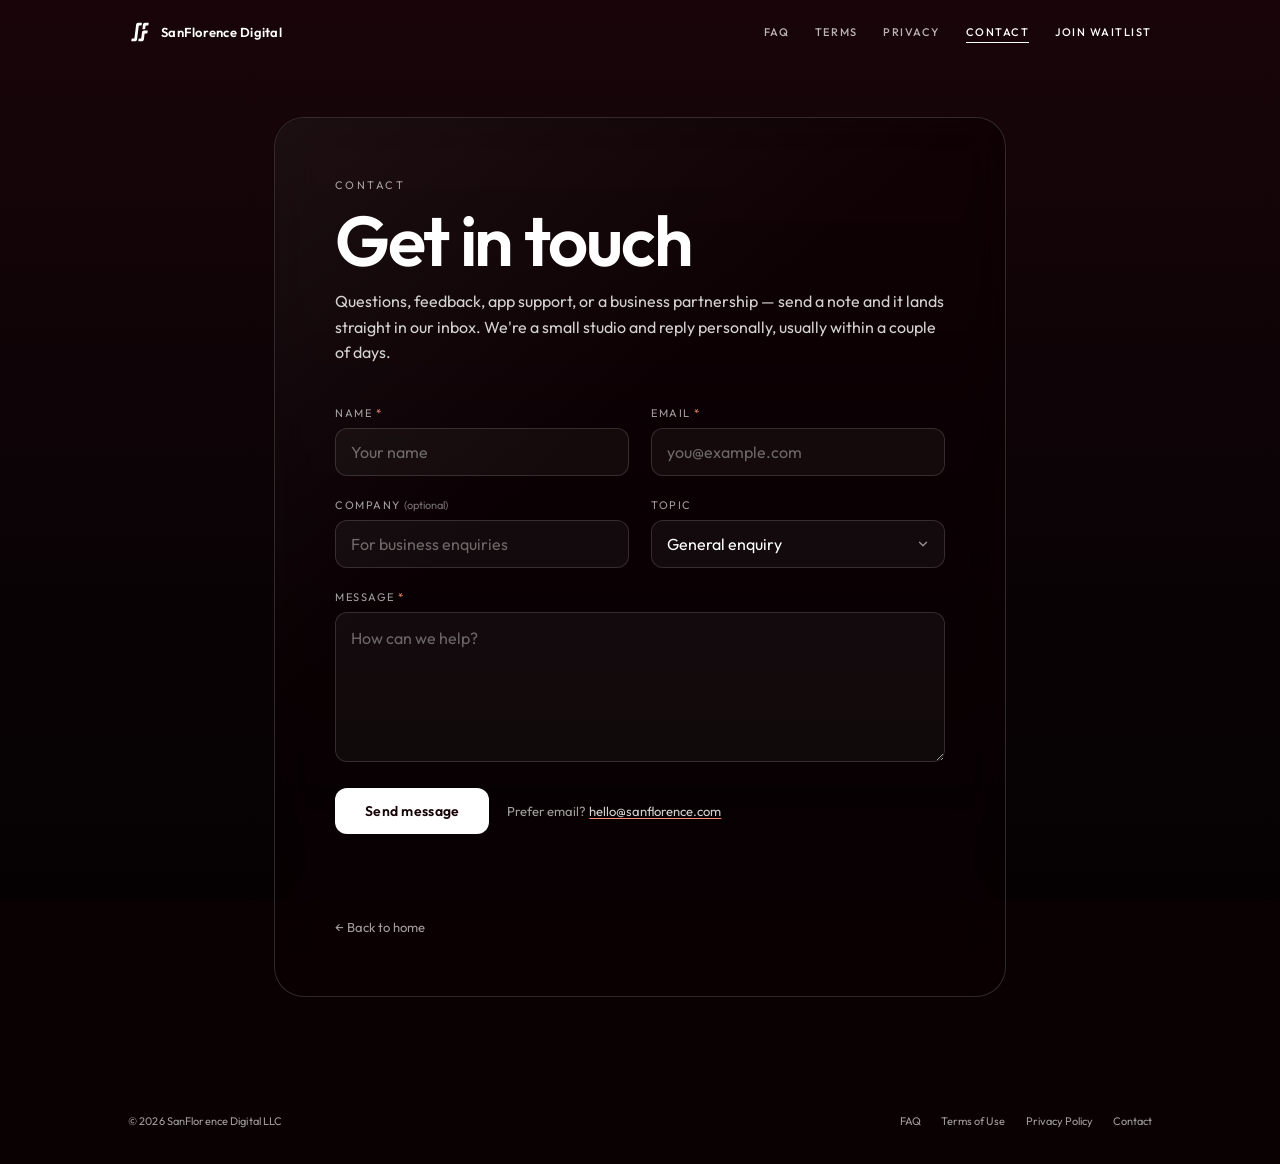
<file: contact.html>
<!DOCTYPE html>
<html lang="en">
<head>
  <meta charset="UTF-8">
  <meta name="viewport" content="width=device-width, initial-scale=1.0">
  <link rel="icon" type="image/svg+xml" href="assets/sf-favicon.svg">
  <title>Contact — SanFlorence</title>
  <meta name="description" content="Get in touch with SanFlorence Digital — support, feedback, business and partnership enquiries.">
  <meta name="theme-color" content="#0A0103">
  <link rel="preconnect" href="https://fonts.googleapis.com">
  <link rel="preconnect" href="https://fonts.gstatic.com" crossorigin>
  <link href="https://fonts.googleapis.com/css2?family=Outfit:wght@400;500;600;700&display=swap" rel="stylesheet">
  <link rel="stylesheet" href="assets/site.css">
</head>
<body class="dark">

  <nav class="nav">
    <a class="nav-brand" href="index.html" aria-label="SanFlorence Digital — home">
      <img class="nav-logo" src="assets/sf-logo.svg" alt="" width="24" height="24">
      <span class="brand-text">SanFlorence Digital</span>
    </a>
    <div class="nav-right">
      <a class="nav-link" href="faq.html">FAQ</a>
      <a class="nav-link" href="terms.html">Terms</a>
      <a class="nav-link" href="privacy.html">Privacy</a>
      <a class="nav-link active" href="contact.html">Contact</a>
      <a class="nav-link nav-link-cta" href="waitlist.html">Join Waitlist</a>
    </div>
    <button class="nav-burger" id="navBurger" type="button" aria-label="Open menu" aria-expanded="false">
      <span></span><span></span>
    </button>
  </nav>

  <div class="menu" id="navMenu">
    <nav class="menu-links" aria-label="Mobile">
      <a href="index.html">Home</a>
      <a href="faq.html">FAQ</a>
      <a href="terms.html">Terms of Use</a>
      <a href="privacy.html">Privacy Policy</a>
      <a href="contact.html">Contact</a>
      <a href="waitlist.html">Join Waitlist</a>
    </nav>
    <div class="menu-foot">© 2026 SanFlorence Digital LLC</div>
  </div>

  <main class="page">
    <article class="panel panel-dark">
      <div class="page-kicker">Contact</div>
      <h1 class="page-title">Get in touch</h1>
      <p class="contact-intro">Questions, feedback, app support, or a business partnership — send a note and it lands straight in our inbox. We're a small studio and reply personally, usually within a couple of days.</p>

      <form class="form" id="contactForm" novalidate>
        <div class="form-row">
          <div class="field">
            <label for="cf-name">Name <span class="req">*</span></label>
            <input id="cf-name" type="text" placeholder="Your name" required autocomplete="name">
          </div>
          <div class="field">
            <label for="cf-email">Email <span class="req">*</span></label>
            <input id="cf-email" type="email" placeholder="you@example.com" required autocomplete="email">
          </div>
        </div>
        <div class="form-row">
          <div class="field">
            <label for="cf-company">Company <span class="opt">(optional)</span></label>
            <input id="cf-company" type="text" placeholder="For business enquiries" autocomplete="organization">
          </div>
          <div class="field">
            <label for="cf-topic">Topic</label>
            <select id="cf-topic">
              <option>General enquiry</option>
              <option>App support</option>
              <option>Business / partnership</option>
              <option>Press</option>
            </select>
          </div>
        </div>
        <div class="field">
          <label for="cf-message">Message <span class="req">*</span></label>
          <textarea id="cf-message" placeholder="How can we help?" required></textarea>
        </div>
        <div class="form-actions">
          <button class="btn" type="submit">Send message</button>
          <span class="form-note">Prefer email? <a href="mailto:hello@sanflorence.com">hello@sanflorence.com</a></span>
        </div>
        <p class="form-status" id="cf-status" role="status" aria-live="polite"></p>
      </form>

      <a class="back-home" href="index.html">← Back to home</a>
    </article>
  </main>

  <footer class="footer">
    <span class="footer-copy">© 2026 SanFlorence Digital LLC</span>
    <nav class="footer-links" aria-label="Footer">
      <a href="faq.html">FAQ</a>
      <a href="terms.html">Terms of Use</a>
      <a href="privacy.html">Privacy Policy</a>
      <a href="contact.html">Contact</a>
    </nav>
  </footer>

  <script src="assets/site.js"></script>
</body>
</html>
</file>
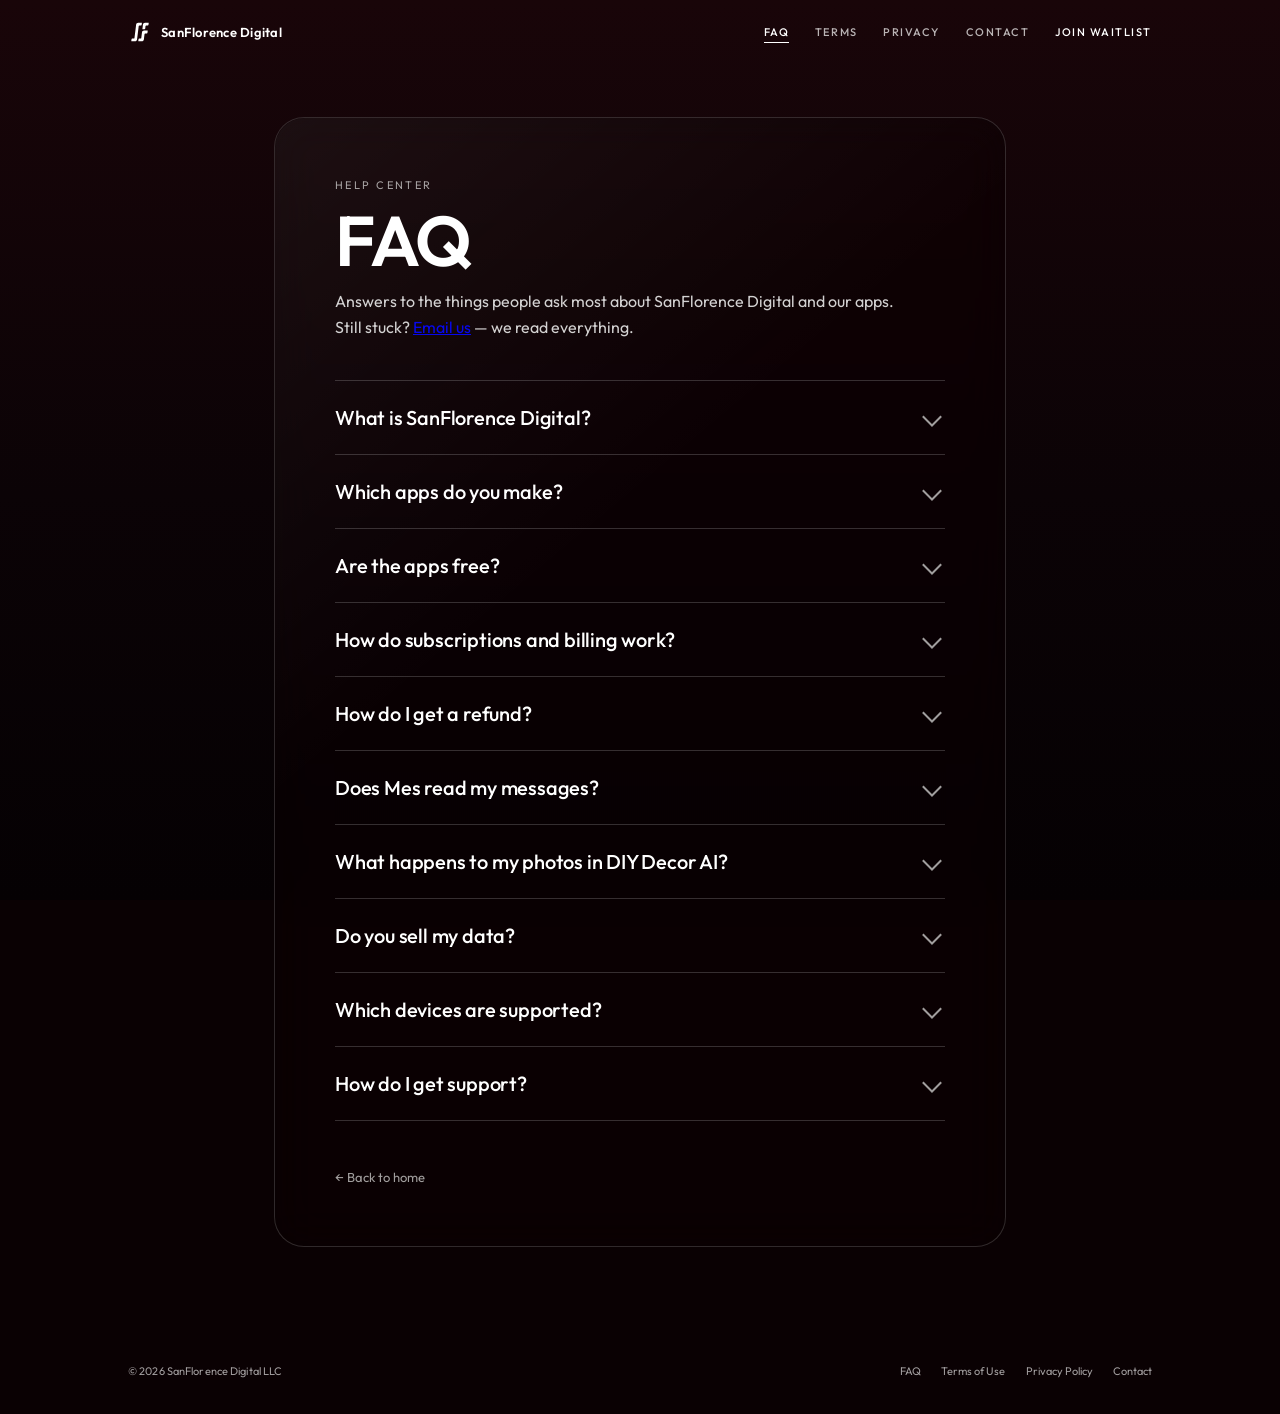
<file: faq.html>
<!DOCTYPE html>
<html lang="en">
<head>
  <meta charset="UTF-8">
  <meta name="viewport" content="width=device-width, initial-scale=1.0">
  <link rel="icon" type="image/svg+xml" href="assets/sf-favicon.svg">
  <title>FAQ — SanFlorence</title>
  <meta name="description" content="Frequently asked questions about SanFlorence Digital and its iOS apps, Mes and DIY Decor AI.">
  <meta name="theme-color" content="#0A0103">
  <link rel="preconnect" href="https://fonts.googleapis.com">
  <link rel="preconnect" href="https://fonts.gstatic.com" crossorigin>
  <link href="https://fonts.googleapis.com/css2?family=Outfit:wght@400;500;600;700&display=swap" rel="stylesheet">
  <link rel="stylesheet" href="assets/site.css">
</head>
<body class="dark">

  <nav class="nav">
    <a class="nav-brand" href="index.html" aria-label="SanFlorence Digital — home">
      <img class="nav-logo" src="assets/sf-logo.svg" alt="" width="24" height="24">
      <span class="brand-text">SanFlorence Digital</span>
    </a>
    <div class="nav-right">
      <a class="nav-link active" href="faq.html">FAQ</a>
      <a class="nav-link" href="terms.html">Terms</a>
      <a class="nav-link" href="privacy.html">Privacy</a>
      <a class="nav-link" href="contact.html">Contact</a>
      <a class="nav-link nav-link-cta" href="waitlist.html">Join Waitlist</a>
    </div>
    <button class="nav-burger" id="navBurger" type="button" aria-label="Open menu" aria-expanded="false">
      <span></span><span></span>
    </button>
  </nav>

  <div class="menu" id="navMenu">
    <nav class="menu-links" aria-label="Mobile">
      <a href="index.html">Home</a>
      <a href="faq.html">FAQ</a>
      <a href="terms.html">Terms of Use</a>
      <a href="privacy.html">Privacy Policy</a>
      <a href="contact.html">Contact</a>
      <a href="waitlist.html">Join Waitlist</a>
    </nav>
    <div class="menu-foot">© 2026 SanFlorence Digital LLC</div>
  </div>

  <main class="page">
    <article class="panel panel-dark">
      <div class="page-kicker">Help Center</div>
      <h1 class="page-title">FAQ</h1>
      <p class="page-sub">Answers to the things people ask most about SanFlorence Digital and our apps. Still stuck? <a href="mailto:hello@sanflorence.com">Email us</a> — we read everything.</p>

      <div class="faq">
        <div class="faq-item">
          <button class="faq-q" type="button">What is SanFlorence Digital?</button>
          <div class="faq-a"><p>SanFlorence Digital is an independent iOS studio based in the San Francisco Bay Area. We build thoughtful, focused apps — sweating the small details so the tools feel effortless to use.</p></div>
        </div>
        <div class="faq-item">
          <button class="faq-q" type="button">Which apps do you make?</button>
          <div class="faq-a"><p><strong>Mes</strong> — AI reply, tone, and translation tools right inside iMessage. <strong>DIY Decor AI</strong> — redesign any room from a single photo. More apps are quietly in the works for 2026.</p></div>
        </div>
        <div class="faq-item">
          <button class="faq-q" type="button">Are the apps free?</button>
          <div class="faq-a"><p>The apps are free to download, with optional subscriptions or in-app purchases that unlock the full AI features. You can try the basics before deciding to subscribe.</p></div>
        </div>
        <div class="faq-item">
          <button class="faq-q" type="button">How do subscriptions and billing work?</button>
          <div class="faq-a"><p>All purchases are processed by Apple through your App Store account. Subscriptions renew automatically unless canceled at least 24 hours before the period ends. You can manage or cancel anytime in <strong>Settings → your name → Subscriptions</strong>.</p></div>
        </div>
        <div class="faq-item">
          <button class="faq-q" type="button">How do I get a refund?</button>
          <div class="faq-a"><p>Refunds are handled by Apple, not by us, per Apple's refund policy. Request one at <a href="https://reportaproblem.apple.com" target="_blank" rel="noopener">reportaproblem.apple.com</a>.</p></div>
        </div>
        <div class="faq-item">
          <button class="faq-q" type="button">Does Mes read my messages?</button>
          <div class="faq-a"><p>No. Mes only processes the text you explicitly choose to send to it. That text is passed through our secure gateway to the Google Gemini API to generate a reply, tone, or translation. The gateway doesn’t store it, and we never read your conversations.</p></div>
        </div>
        <div class="faq-item">
          <button class="faq-q" type="button">What happens to my photos in DIY Decor AI?</button>
          <div class="faq-a"><p>Only the photos you choose are sent, through our secure gateway, to Google's Gemini API to create your design. The gateway doesn't keep them, so your photos and results are saved only on your device, and you can delete them in the app anytime. See our <a href="privacy.html">Privacy Policy</a> for details.</p></div>
        </div>
        <div class="faq-item">
          <button class="faq-q" type="button">Do you sell my data?</button>
          <div class="faq-a"><p>Never. We collect as little as possible, we don't sell personal information, and we don't use your content to train our own models. Full details are in the <a href="privacy.html">Privacy Policy</a>.</p></div>
        </div>
        <div class="faq-item">
          <button class="faq-q" type="button">Which devices are supported?</button>
          <div class="faq-a"><p>Our apps are built for iOS — iPhone and iPad — and require a recent version of iOS. An internet connection is needed for the AI features.</p></div>
        </div>
        <div class="faq-item">
          <button class="faq-q" type="button">How do I get support?</button>
          <div class="faq-a"><p>Email <a href="mailto:hello@sanflorence.com">hello@sanflorence.com</a>. As a small studio we answer personally — usually within a couple of days.</p></div>
        </div>
      </div>

      <a class="back-home" href="index.html">← Back to home</a>
    </article>
  </main>

  <footer class="footer">
    <span class="footer-copy">© 2026 SanFlorence Digital LLC</span>
    <nav class="footer-links" aria-label="Footer">
      <a href="faq.html">FAQ</a>
      <a href="terms.html">Terms of Use</a>
      <a href="privacy.html">Privacy Policy</a>
      <a href="contact.html">Contact</a>
    </nav>
  </footer>

  <script src="assets/site.js"></script>
</body>
</html>
</file>
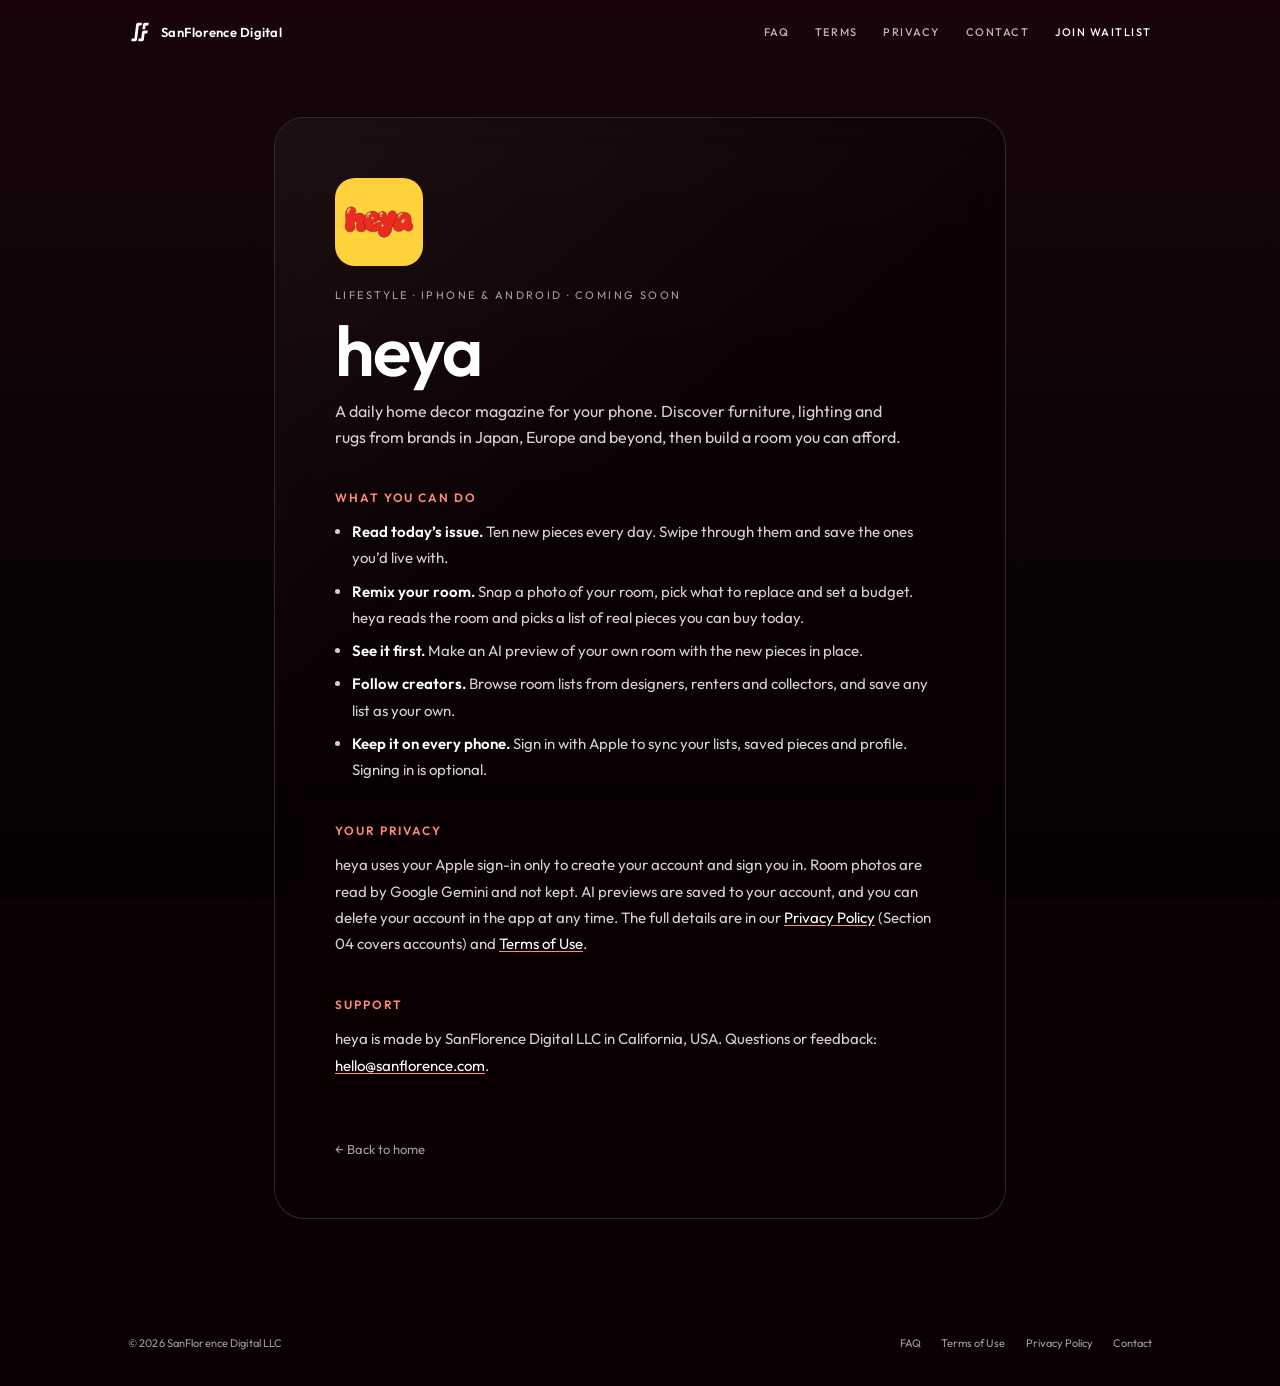
<file: heya.html>
<!DOCTYPE html>
<html lang="en">
<head>
  <meta charset="UTF-8">
  <meta name="viewport" content="width=device-width, initial-scale=1.0">
  <link rel="icon" type="image/svg+xml" href="assets/sf-favicon.svg">
  <title>heya — SanFlorence</title>
  <meta name="description" content="heya is a daily home decor magazine for your phone, by SanFlorence Digital LLC. Discover furniture, lighting and rugs, then build a room you can afford.">
  <meta name="theme-color" content="#0A0103">
  <link rel="preconnect" href="https://fonts.googleapis.com">
  <link rel="preconnect" href="https://fonts.gstatic.com" crossorigin>
  <link href="https://fonts.googleapis.com/css2?family=Outfit:wght@400;500;600;700&display=swap" rel="stylesheet">
  <link rel="stylesheet" href="assets/site.css">
</head>
<body class="dark">

  <nav class="nav">
    <a class="nav-brand" href="index.html" aria-label="SanFlorence Digital — home">
      <img class="nav-logo" src="assets/sf-logo.svg" alt="" width="24" height="24">
      <span class="brand-text">SanFlorence Digital</span>
    </a>
    <div class="nav-right">
      <a class="nav-link" href="faq.html">FAQ</a>
      <a class="nav-link" href="terms.html">Terms</a>
      <a class="nav-link" href="privacy.html">Privacy</a>
      <a class="nav-link" href="contact.html">Contact</a>
      <a class="nav-link nav-link-cta" href="waitlist.html">Join Waitlist</a>
    </div>
    <button class="nav-burger" id="navBurger" type="button" aria-label="Open menu" aria-expanded="false">
      <span></span><span></span>
    </button>
  </nav>

  <div class="menu" id="navMenu">
    <nav class="menu-links" aria-label="Mobile">
      <a href="index.html">Home</a>
      <a href="faq.html">FAQ</a>
      <a href="terms.html">Terms of Use</a>
      <a href="privacy.html">Privacy Policy</a>
      <a href="contact.html">Contact</a>
      <a href="waitlist.html">Join Waitlist</a>
    </nav>
    <div class="menu-foot">© 2026 SanFlorence Digital LLC</div>
  </div>

  <main class="page">
    <article class="panel panel-dark">
      <img src="assets/icons/heya.png" alt="heya app icon" width="88" height="88" style="display:block; border-radius:20px; margin-bottom:22px;">
      <div class="page-kicker">Lifestyle · iPhone &amp; Android · Coming soon</div>
      <h1 class="page-title">heya</h1>
      <p class="page-sub">A daily home decor magazine for your phone. Discover furniture, lighting and rugs from brands in Japan, Europe and beyond, then build a room you can afford.</p>

      <div class="legal">
        <h2>What you can do</h2>
        <ul>
          <li><strong>Read today’s issue.</strong> Ten new pieces every day. Swipe through them and save the ones you’d live with.</li>
          <li><strong>Remix your room.</strong> Snap a photo of your room, pick what to replace and set a budget. heya reads the room and picks a list of real pieces you can buy today.</li>
          <li><strong>See it first.</strong> Make an AI preview of your own room with the new pieces in place.</li>
          <li><strong>Follow creators.</strong> Browse room lists from designers, renters and collectors, and save any list as your own.</li>
          <li><strong>Keep it on every phone.</strong> Sign in with Apple to sync your lists, saved pieces and profile. Signing in is optional.</li>
        </ul>

        <h2>Your privacy</h2>
        <p>heya uses your Apple sign-in only to create your account and sign you in. Room photos are read by Google Gemini and not kept. AI previews are saved to your account, and you can delete your account in the app at any time. The full details are in our <a href="privacy.html">Privacy Policy</a> (Section 04 covers accounts) and <a href="terms.html">Terms of Use</a>.</p>

        <h2>Support</h2>
        <p>heya is made by SanFlorence Digital LLC in California, USA. Questions or feedback: <a href="mailto:hello@sanflorence.com">hello@sanflorence.com</a>.</p>
      </div>

      <a class="back-home" href="index.html">← Back to home</a>
    </article>
  </main>

  <footer class="footer">
    <span class="footer-copy">© 2026 SanFlorence Digital LLC</span>
    <nav class="footer-links" aria-label="Footer">
      <a href="faq.html">FAQ</a>
      <a href="terms.html">Terms of Use</a>
      <a href="privacy.html">Privacy Policy</a>
      <a href="contact.html">Contact</a>
    </nav>
  </footer>

  <script src="assets/site.js"></script>
</body>
</html>
</file>
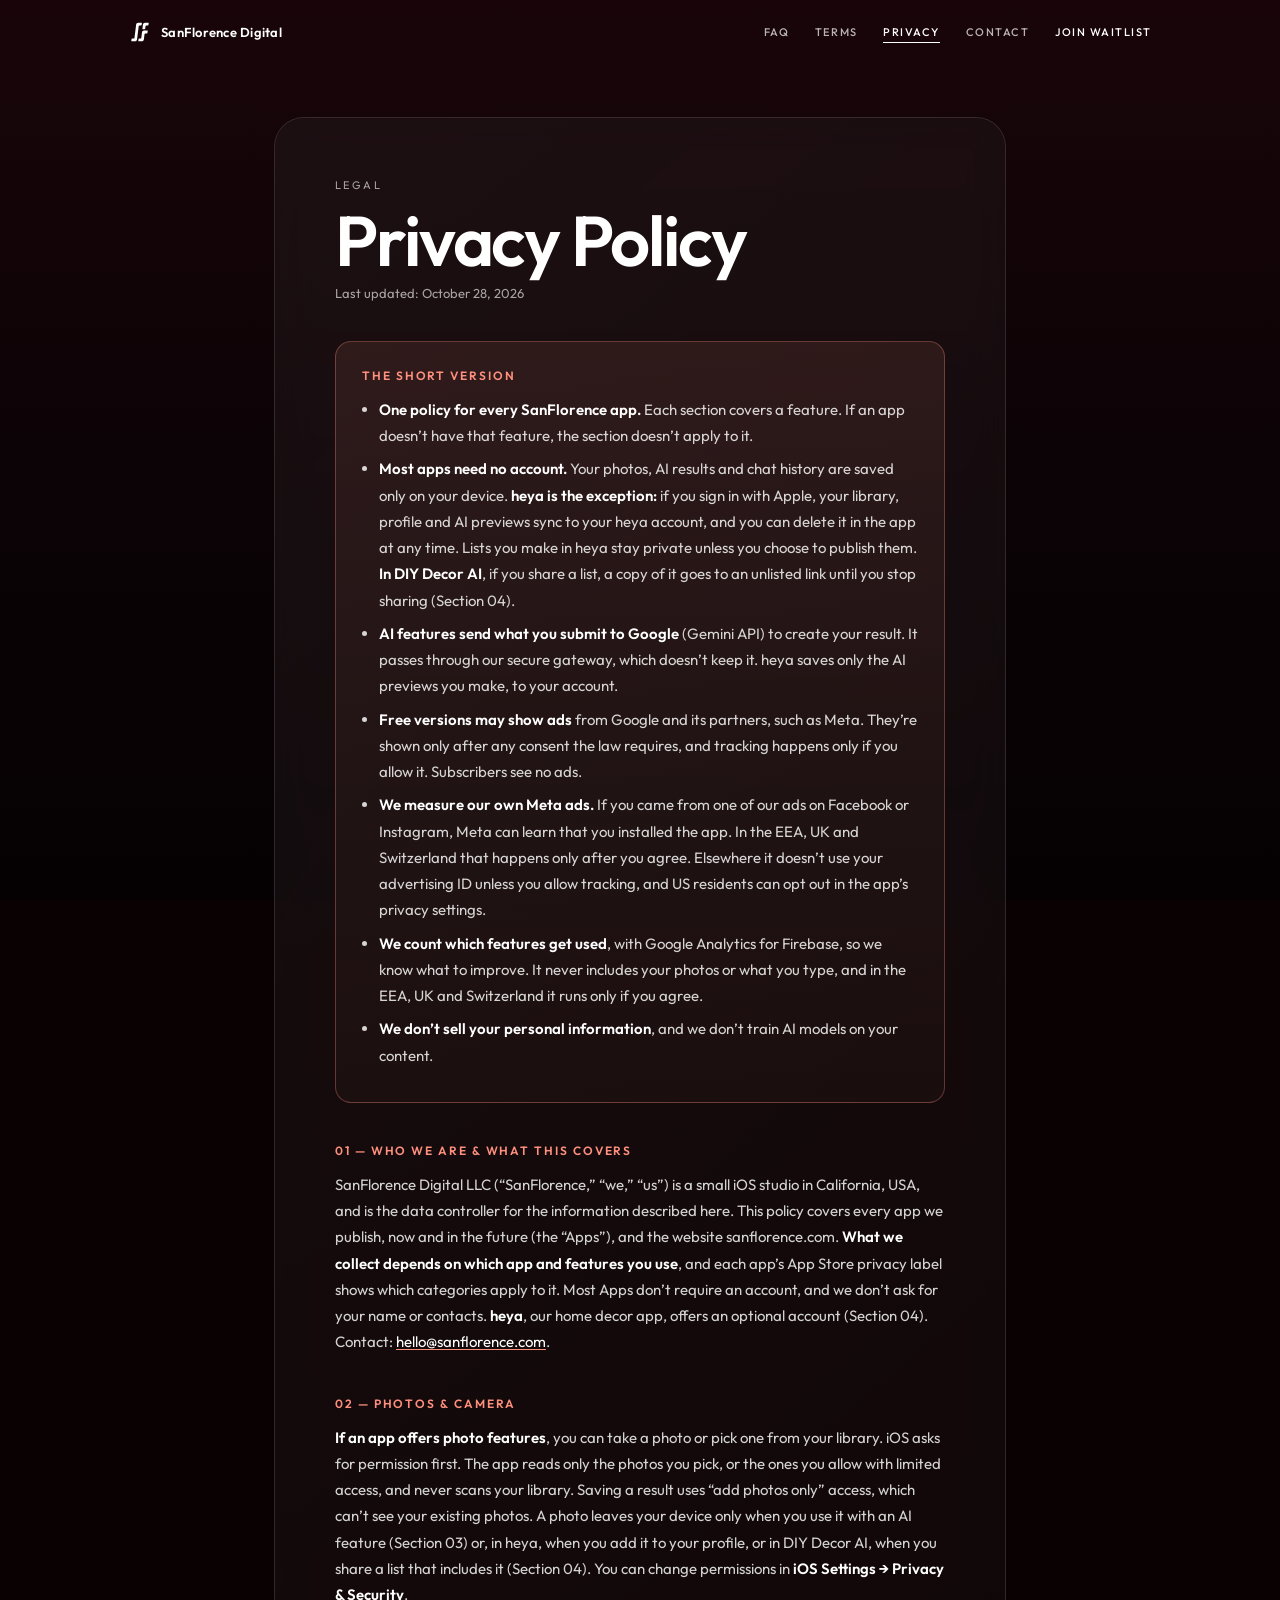
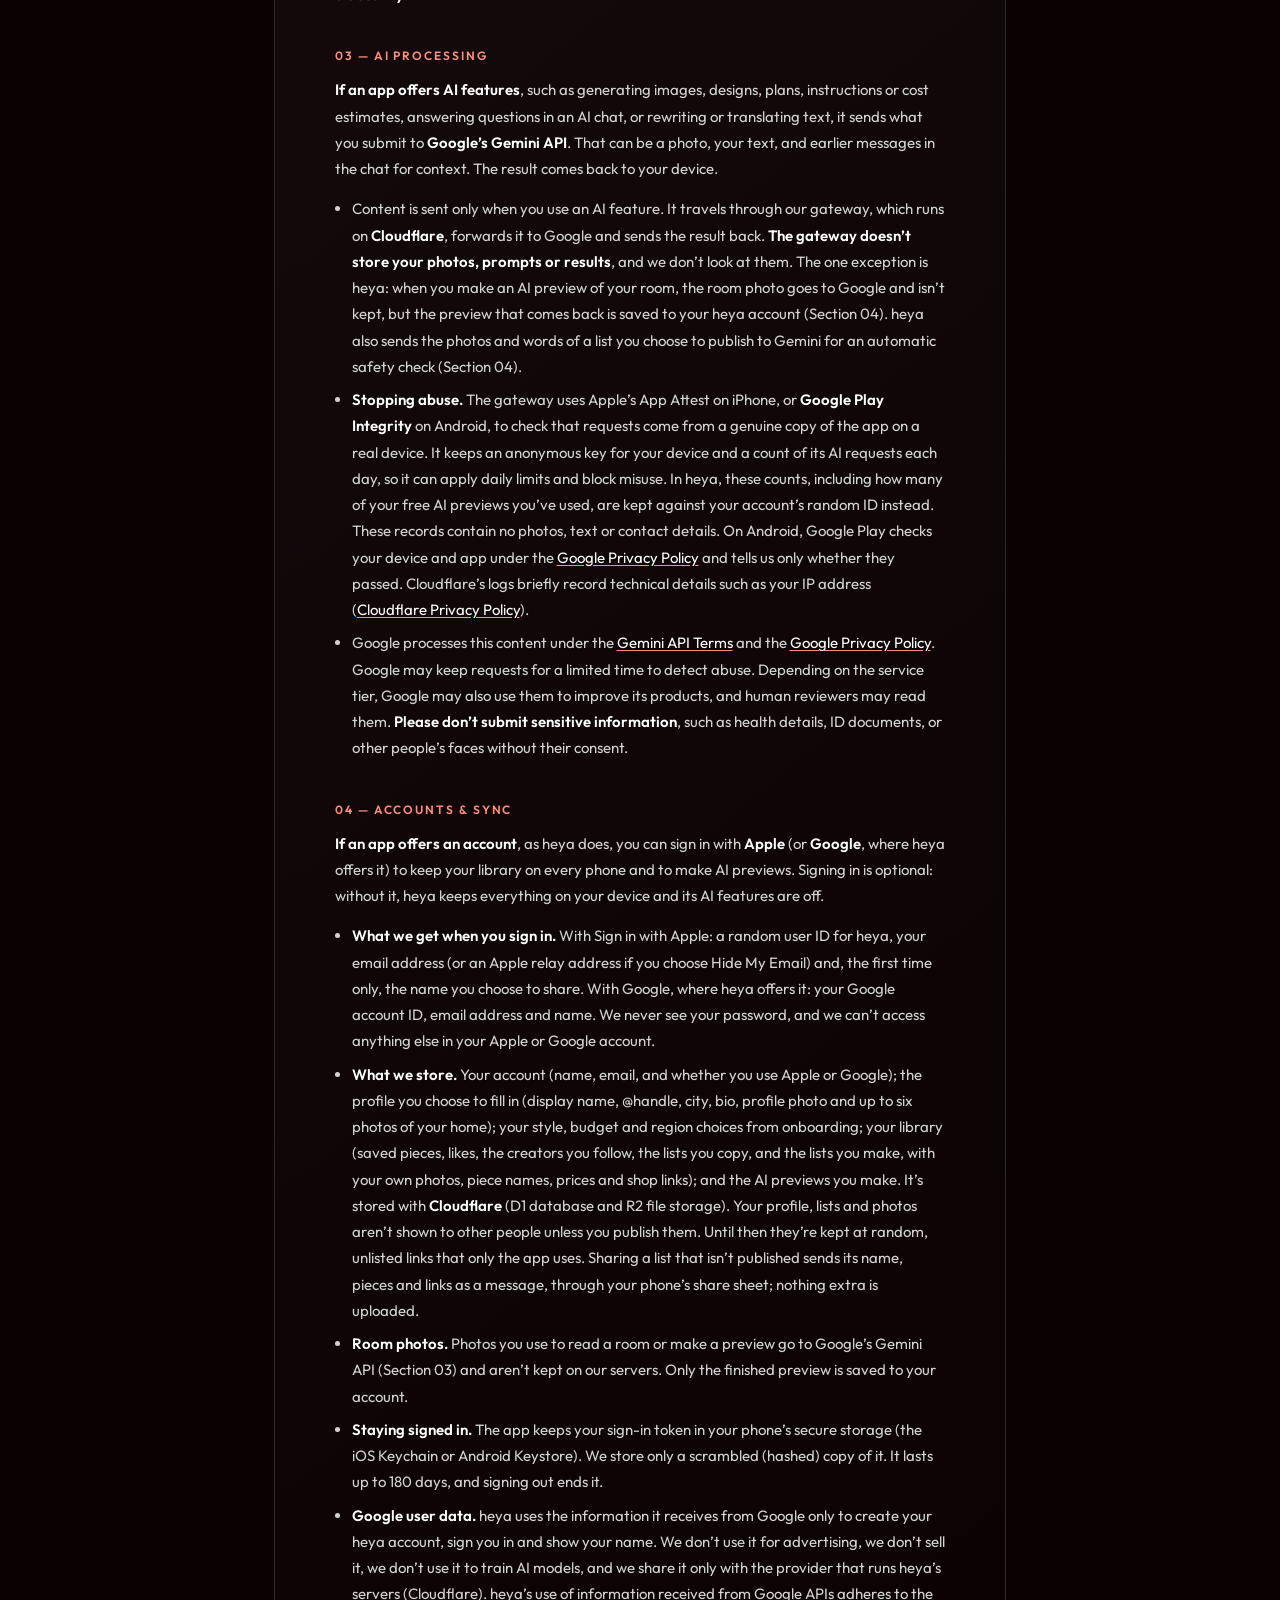
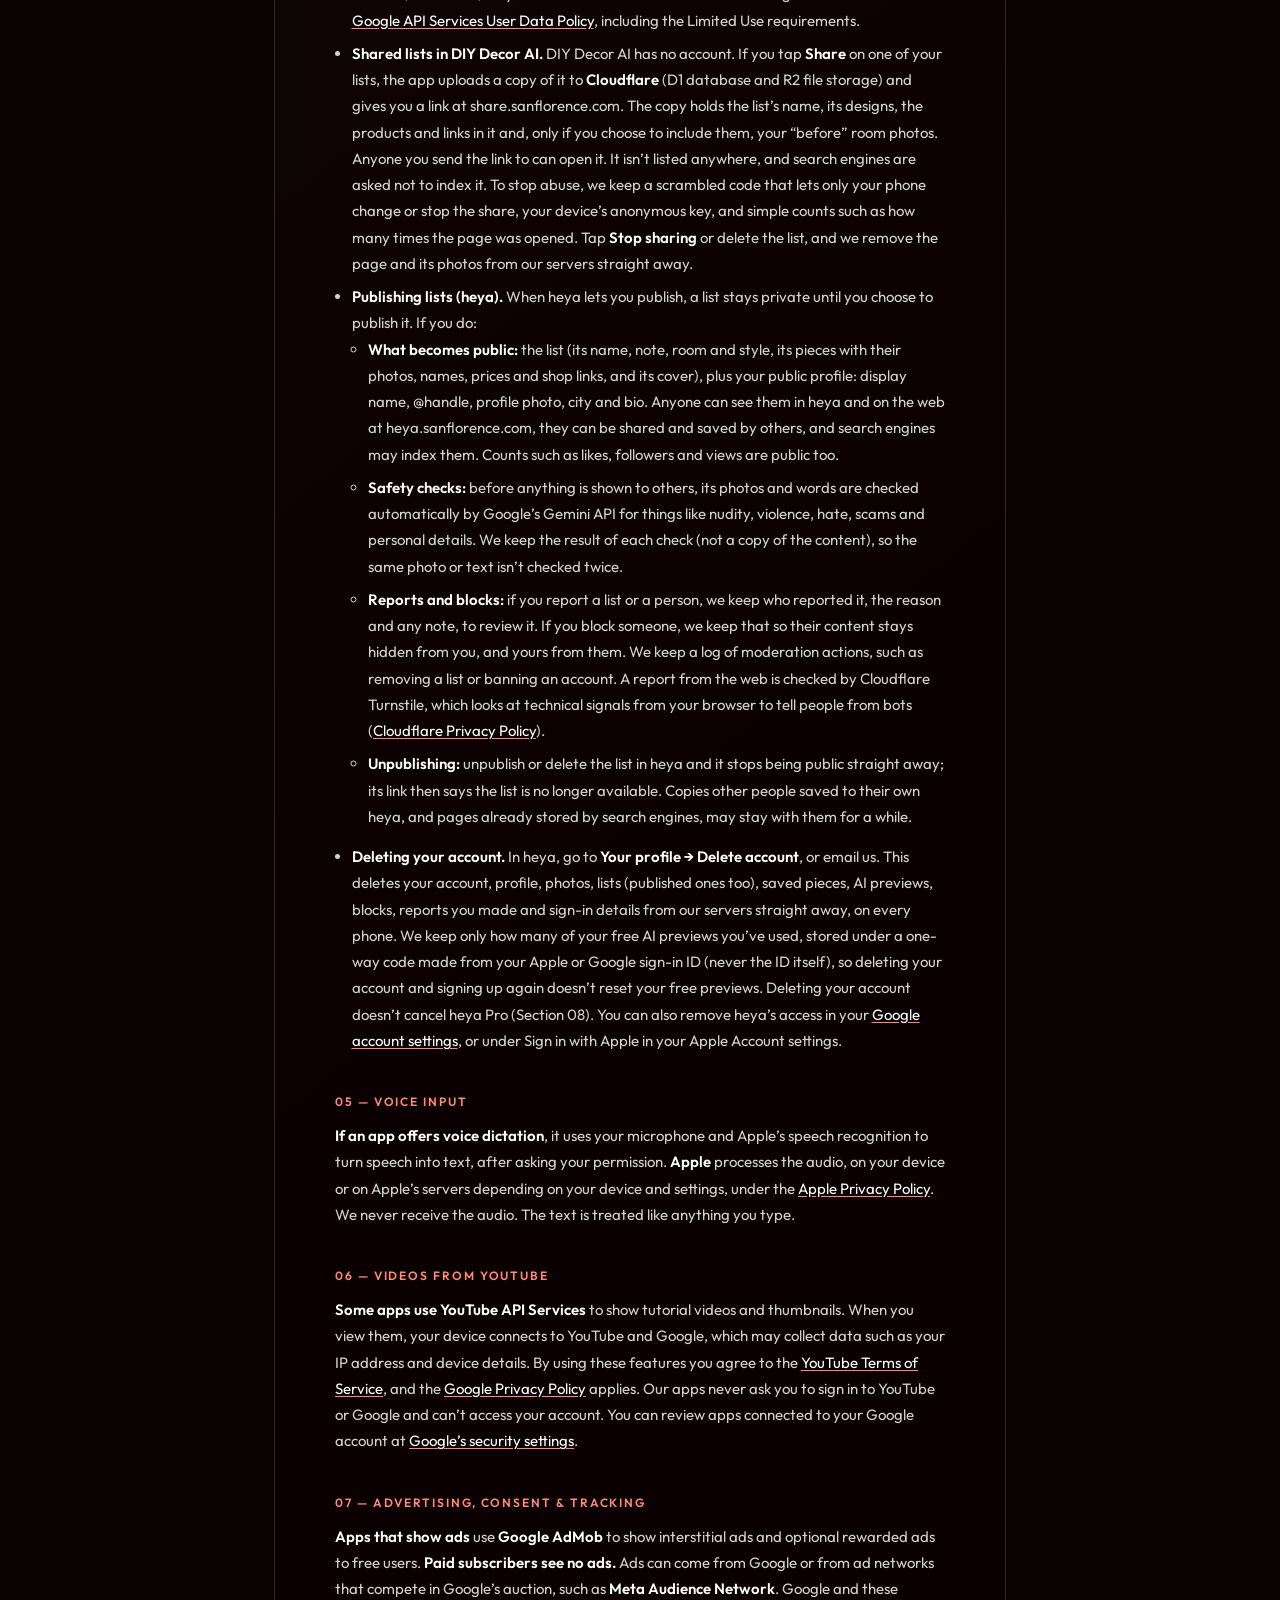
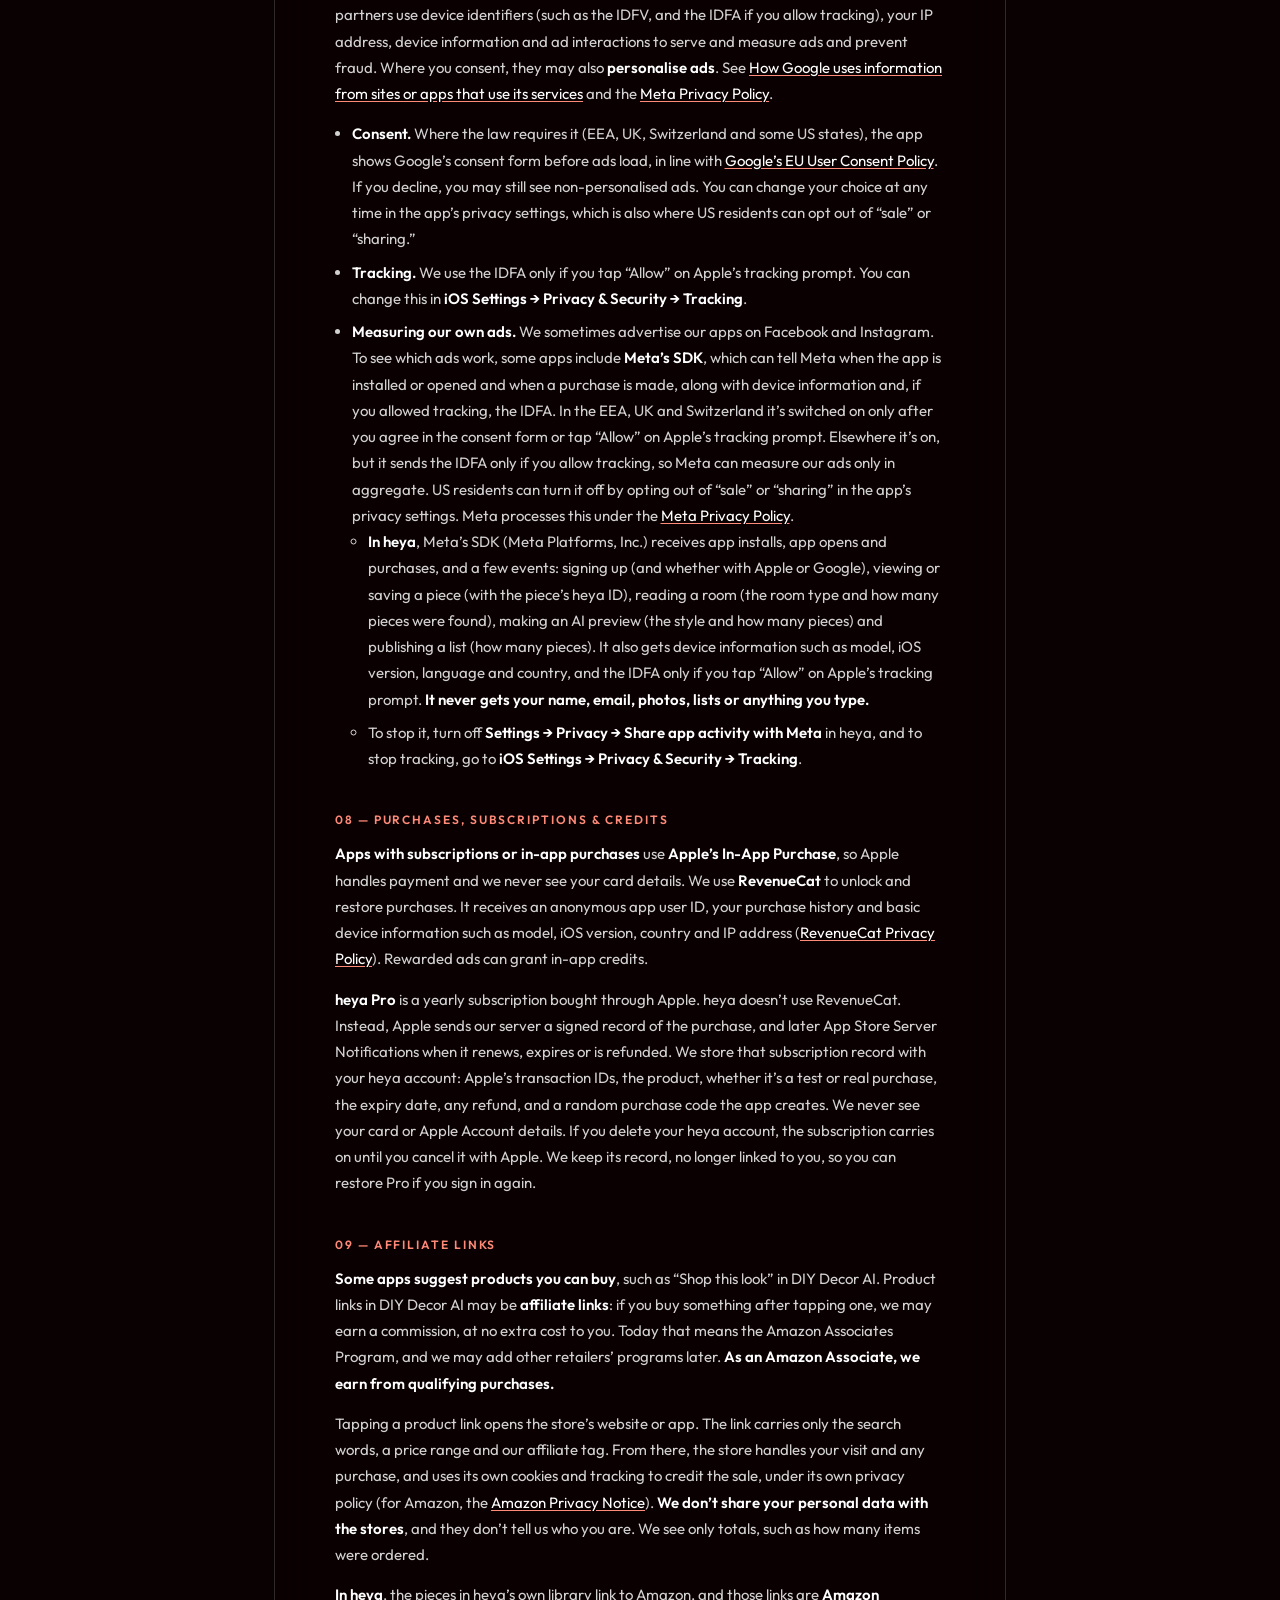
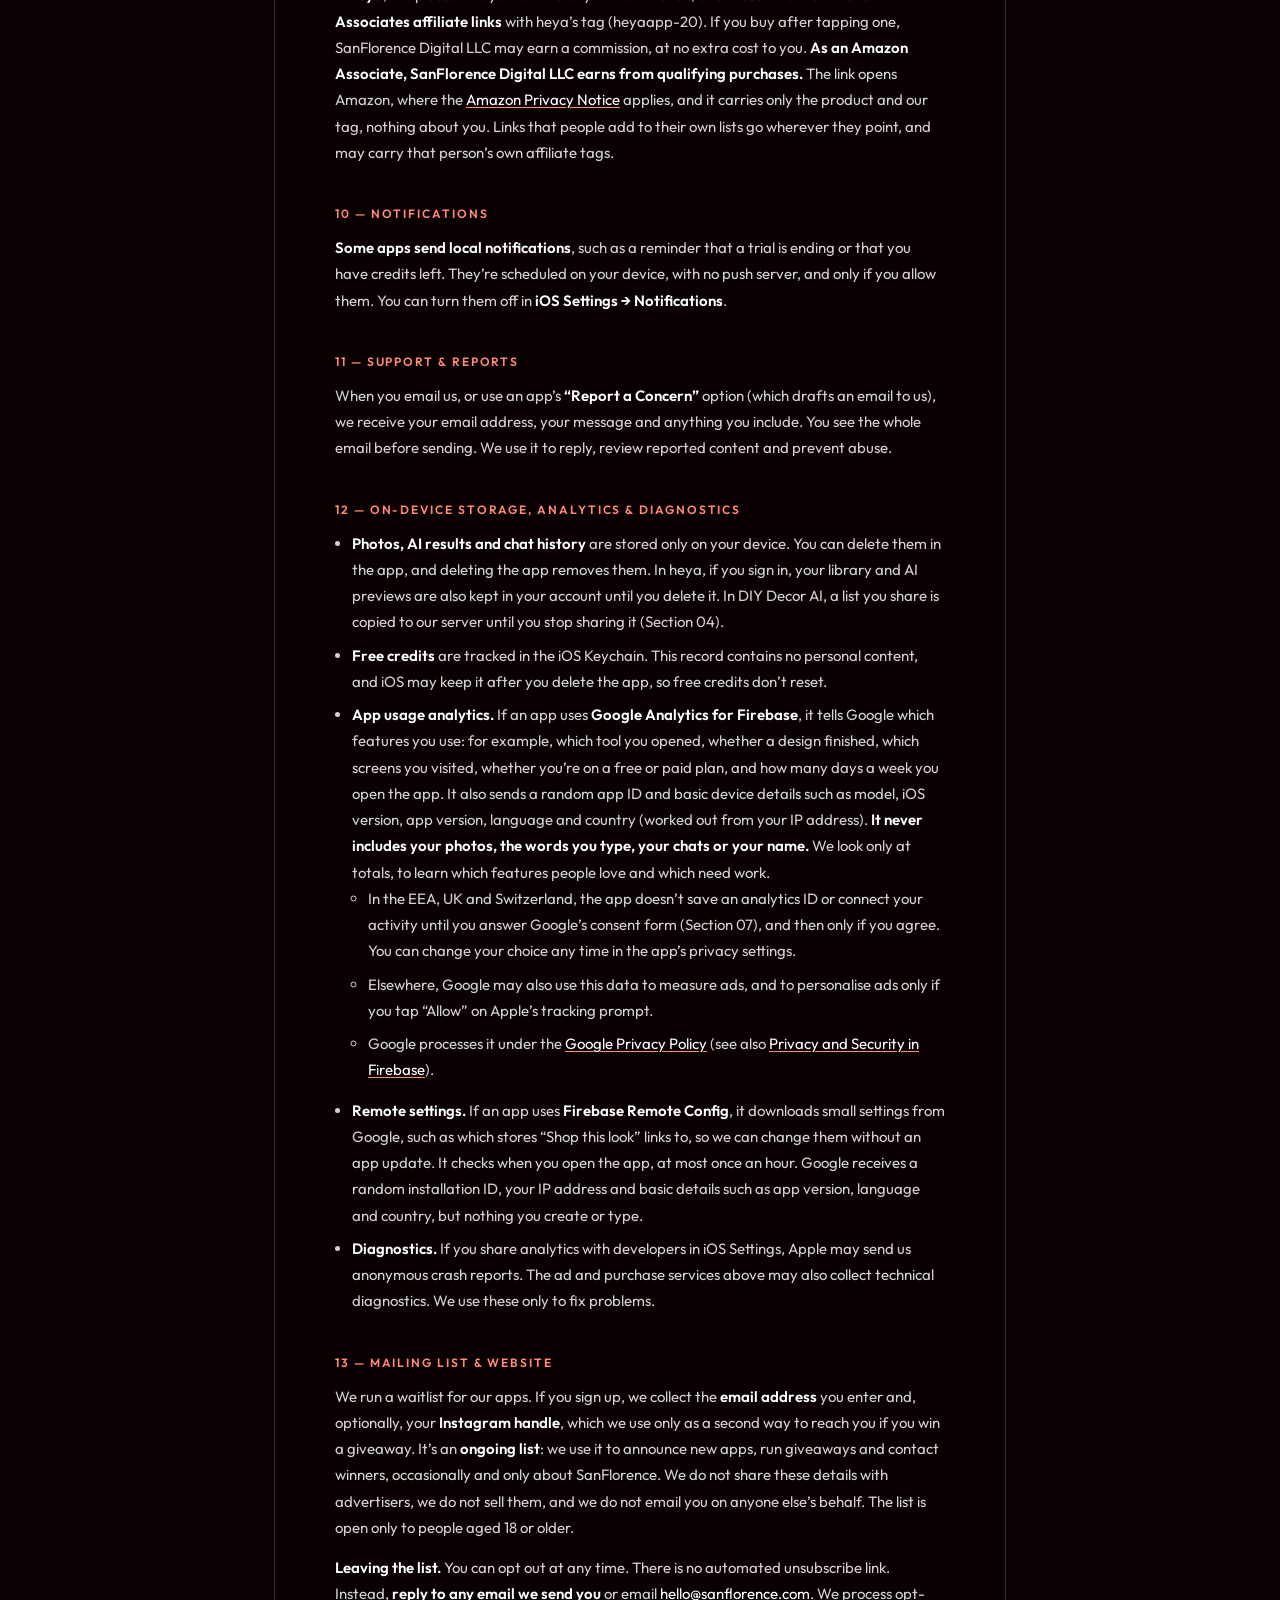
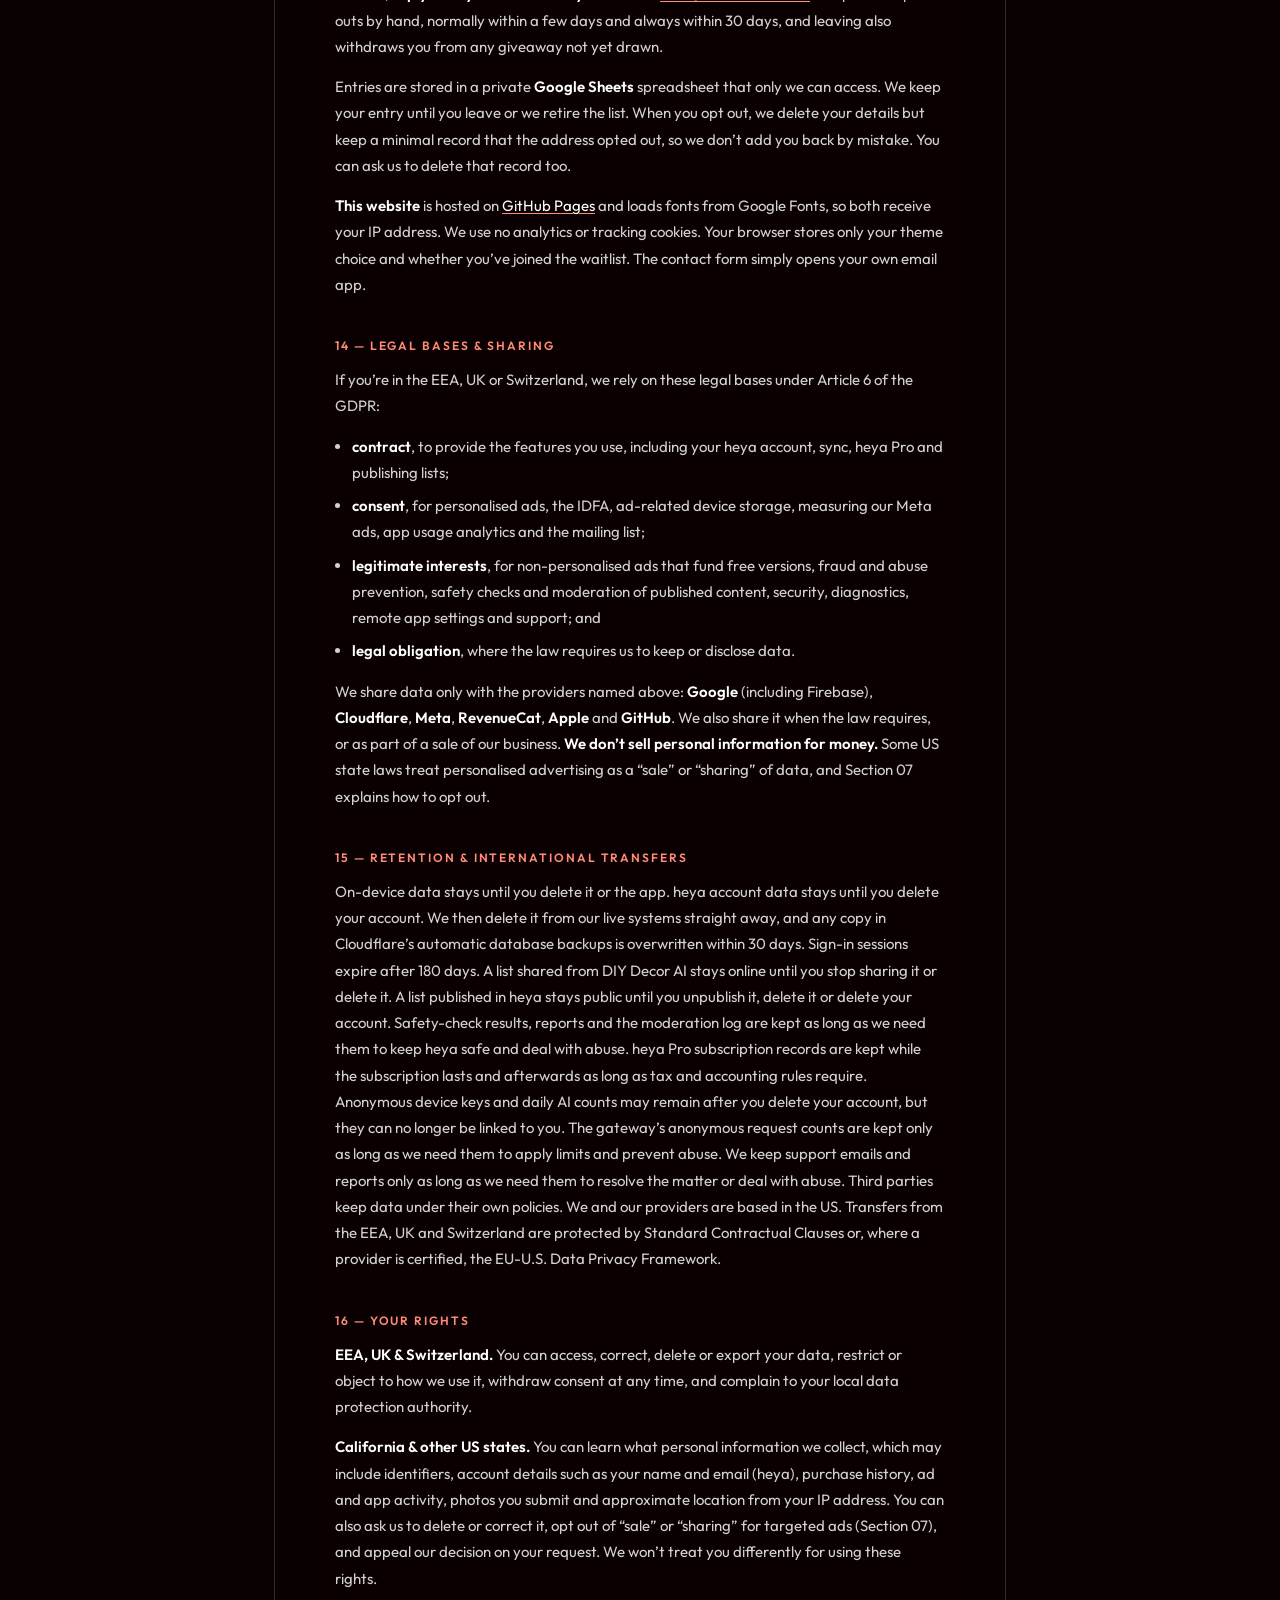
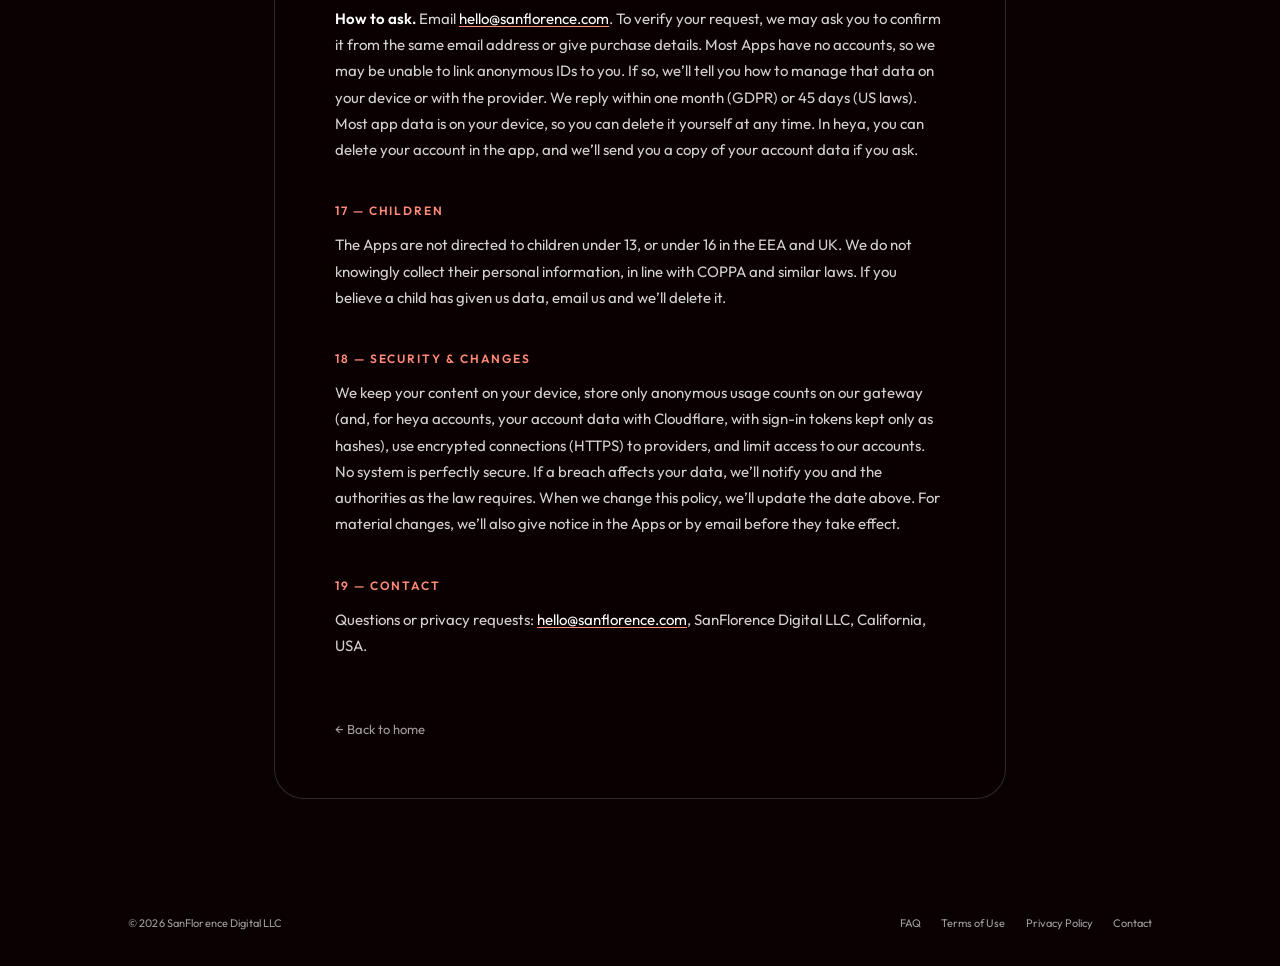
<file: privacy.html>
<!DOCTYPE html>
<html lang="en">
<head>
  <meta charset="UTF-8">
  <meta name="viewport" content="width=device-width, initial-scale=1.0">
  <link rel="icon" type="image/svg+xml" href="assets/sf-favicon.svg">
  <title>Privacy — SanFlorence</title>
  <meta name="description" content="Privacy Policy for SanFlorence Digital LLC — what data SanFlorence apps and this website collect, why, who we share it with, and your rights.">
  <meta name="theme-color" content="#0A0103">
  <link rel="preconnect" href="https://fonts.googleapis.com">
  <link rel="preconnect" href="https://fonts.gstatic.com" crossorigin>
  <link href="https://fonts.googleapis.com/css2?family=Outfit:wght@400;500;600;700&display=swap" rel="stylesheet">
  <link rel="stylesheet" href="assets/site.css">
</head>
<body class="dark">

  <nav class="nav">
    <a class="nav-brand" href="index.html" aria-label="SanFlorence Digital — home">
      <img class="nav-logo" src="assets/sf-logo.svg" alt="" width="24" height="24">
      <span class="brand-text">SanFlorence Digital</span>
    </a>
    <div class="nav-right">
      <a class="nav-link" href="faq.html">FAQ</a>
      <a class="nav-link" href="terms.html">Terms</a>
      <a class="nav-link active" href="privacy.html">Privacy</a>
      <a class="nav-link" href="contact.html">Contact</a>
      <a class="nav-link nav-link-cta" href="waitlist.html">Join Waitlist</a>
    </div>
    <button class="nav-burger" id="navBurger" type="button" aria-label="Open menu" aria-expanded="false">
      <span></span><span></span>
    </button>
  </nav>

  <div class="menu" id="navMenu">
    <nav class="menu-links" aria-label="Mobile">
      <a href="index.html">Home</a>
      <a href="faq.html">FAQ</a>
      <a href="terms.html">Terms of Use</a>
      <a href="privacy.html">Privacy Policy</a>
      <a href="contact.html">Contact</a>
      <a href="waitlist.html">Join Waitlist</a>
    </nav>
    <div class="menu-foot">© 2026 SanFlorence Digital LLC</div>
  </div>

  <main class="page">
    <article class="panel panel-dark">
      <div class="page-kicker">Legal</div>
      <h1 class="page-title">Privacy Policy</h1>
      <p class="page-meta">Last updated: October 28, 2026</p>

      <div class="legal">
        <section class="summary" aria-label="Summary">
          <h2>The short version</h2>
          <ul>
            <li><strong>One policy for every SanFlorence app.</strong> Each section covers a feature. If an app doesn’t have that feature, the section doesn’t apply to it.</li>
            <li><strong>Most apps need no account.</strong> Your photos, AI results and chat history are saved only on your device. <strong>heya is the exception:</strong> if you sign in with Apple, your library, profile and AI previews sync to your heya account, and you can delete it in the app at any time. Lists you make in heya stay private unless you choose to publish them. <strong>In DIY Decor AI</strong>, if you share a list, a copy of it goes to an unlisted link until you stop sharing (Section 04).</li>
            <li><strong>AI features send what you submit to Google</strong> (Gemini API) to create your result. It passes through our secure gateway, which doesn’t keep it. heya saves only the AI previews you make, to your account.</li>
            <li><strong>Free versions may show ads</strong> from Google and its partners, such as Meta. They’re shown only after any consent the law requires, and tracking happens only if you allow it. Subscribers see no ads.</li>
            <li><strong>We measure our own Meta ads.</strong> If you came from one of our ads on Facebook or Instagram, Meta can learn that you installed the app. In the EEA, UK and Switzerland that happens only after you agree. Elsewhere it doesn’t use your advertising ID unless you allow tracking, and US residents can opt out in the app’s privacy settings.</li>
            <li><strong>We count which features get used</strong>, with Google Analytics for Firebase, so we know what to improve. It never includes your photos or what you type, and in the EEA, UK and Switzerland it runs only if you agree.</li>
            <li><strong>We don’t sell your personal information</strong>, and we don’t train AI models on your content.</li>
          </ul>
        </section>

        <h2>01 — Who we are &amp; what this covers</h2>
        <p>SanFlorence Digital LLC (“SanFlorence,” “we,” “us”) is a small iOS studio in California, USA, and is the data controller for the information described here. This policy covers every app we publish, now and in the future (the “Apps”), and the website sanflorence.com. <strong>What we collect depends on which app and features you use</strong>, and each app’s App Store privacy label shows which categories apply to it. Most Apps don’t require an account, and we don’t ask for your name or contacts. <strong>heya</strong>, our home decor app, offers an optional account (Section 04). Contact: <a href="mailto:hello@sanflorence.com">hello@sanflorence.com</a>.</p>

        <h2>02 — Photos &amp; camera</h2>
        <p><strong>If an app offers photo features</strong>, you can take a photo or pick one from your library. iOS asks for permission first. The app reads only the photos you pick, or the ones you allow with limited access, and never scans your library. Saving a result uses “add photos only” access, which can’t see your existing photos. A photo leaves your device only when you use it with an AI feature (Section 03) or, in heya, when you add it to your profile, or in DIY Decor AI, when you share a list that includes it (Section 04). You can change permissions in <strong>iOS Settings → Privacy &amp; Security</strong>.</p>

        <h2>03 — AI processing</h2>
        <p><strong>If an app offers AI features</strong>, such as generating images, designs, plans, instructions or cost estimates, answering questions in an AI chat, or rewriting or translating text, it sends what you submit to <strong>Google’s Gemini API</strong>. That can be a photo, your text, and earlier messages in the chat for context. The result comes back to your device.</p>
        <ul>
          <li>Content is sent only when you use an AI feature. It travels through our gateway, which runs on <strong>Cloudflare</strong>, forwards it to Google and sends the result back. <strong>The gateway doesn’t store your photos, prompts or results</strong>, and we don’t look at them. The one exception is heya: when you make an AI preview of your room, the room photo goes to Google and isn’t kept, but the preview that comes back is saved to your heya account (Section 04). heya also sends the photos and words of a list you choose to publish to Gemini for an automatic safety check (Section 04).</li>
          <li><strong>Stopping abuse.</strong> The gateway uses Apple’s App Attest on iPhone, or <strong>Google Play Integrity</strong> on Android, to check that requests come from a genuine copy of the app on a real device. It keeps an anonymous key for your device and a count of its AI requests each day, so it can apply daily limits and block misuse. In heya, these counts, including how many of your free AI previews you’ve used, are kept against your account’s random ID instead. These records contain no photos, text or contact details. On Android, Google Play checks your device and app under the <a href="https://policies.google.com/privacy" target="_blank" rel="noopener">Google Privacy Policy</a> and tells us only whether they passed. Cloudflare’s logs briefly record technical details such as your IP address (<a href="https://www.cloudflare.com/privacypolicy/" target="_blank" rel="noopener">Cloudflare Privacy Policy</a>).</li>
          <li>Google processes this content under the <a href="https://ai.google.dev/gemini-api/terms" target="_blank" rel="noopener">Gemini API Terms</a> and the <a href="https://policies.google.com/privacy" target="_blank" rel="noopener">Google Privacy Policy</a>. Google may keep requests for a limited time to detect abuse. Depending on the service tier, Google may also use them to improve its products, and human reviewers may read them. <strong>Please don’t submit sensitive information</strong>, such as health details, ID documents, or other people’s faces without their consent.</li>
        </ul>

        <h2>04 — Accounts &amp; sync</h2>
        <p><strong>If an app offers an account</strong>, as heya does, you can sign in with <strong>Apple</strong> (or <strong>Google</strong>, where heya offers it) to keep your library on every phone and to make AI previews. Signing in is optional: without it, heya keeps everything on your device and its AI features are off.</p>
        <ul>
          <li><strong>What we get when you sign in.</strong> With Sign in with Apple: a random user ID for heya, your email address (or an Apple relay address if you choose Hide My Email) and, the first time only, the name you choose to share. With Google, where heya offers it: your Google account ID, email address and name. We never see your password, and we can’t access anything else in your Apple or Google account.</li>
          <li><strong>What we store.</strong> Your account (name, email, and whether you use Apple or Google); the profile you choose to fill in (display name, @handle, city, bio, profile photo and up to six photos of your home); your style, budget and region choices from onboarding; your library (saved pieces, likes, the creators you follow, the lists you copy, and the lists you make, with your own photos, piece names, prices and shop links); and the AI previews you make. It’s stored with <strong>Cloudflare</strong> (D1 database and R2 file storage). Your profile, lists and photos aren’t shown to other people unless you publish them. Until then they’re kept at random, unlisted links that only the app uses. Sharing a list that isn’t published sends its name, pieces and links as a message, through your phone’s share sheet; nothing extra is uploaded.</li>
          <li><strong>Room photos.</strong> Photos you use to read a room or make a preview go to Google’s Gemini API (Section 03) and aren’t kept on our servers. Only the finished preview is saved to your account.</li>
          <li><strong>Staying signed in.</strong> The app keeps your sign-in token in your phone’s secure storage (the iOS Keychain or Android Keystore). We store only a scrambled (hashed) copy of it. It lasts up to 180 days, and signing out ends it.</li>
          <li><strong>Google user data.</strong> heya uses the information it receives from Google only to create your heya account, sign you in and show your name. We don’t use it for advertising, we don’t sell it, we don’t use it to train AI models, and we share it only with the provider that runs heya’s servers (Cloudflare). heya’s use of information received from Google APIs adheres to the <a href="https://developers.google.com/terms/api-services-user-data-policy" target="_blank" rel="noopener">Google API Services User Data Policy</a>, including the Limited Use requirements.</li>
          <li><strong>Shared lists in DIY Decor AI.</strong> DIY Decor AI has no account. If you tap <strong>Share</strong> on one of your lists, the app uploads a copy of it to <strong>Cloudflare</strong> (D1 database and R2 file storage) and gives you a link at share.sanflorence.com. The copy holds the list’s name, its designs, the products and links in it and, only if you choose to include them, your “before” room photos. Anyone you send the link to can open it. It isn’t listed anywhere, and search engines are asked not to index it. To stop abuse, we keep a scrambled code that lets only your phone change or stop the share, your device’s anonymous key, and simple counts such as how many times the page was opened. Tap <strong>Stop sharing</strong> or delete the list, and we remove the page and its photos from our servers straight away.</li>
          <li><strong>Publishing lists (heya).</strong> When heya lets you publish, a list stays private until you choose to publish it. If you do:
            <ul>
              <li><strong>What becomes public:</strong> the list (its name, note, room and style, its pieces with their photos, names, prices and shop links, and its cover), plus your public profile: display name, @handle, profile photo, city and bio. Anyone can see them in heya and on the web at heya.sanflorence.com, they can be shared and saved by others, and search engines may index them. Counts such as likes, followers and views are public too.</li>
              <li><strong>Safety checks:</strong> before anything is shown to others, its photos and words are checked automatically by Google’s Gemini API for things like nudity, violence, hate, scams and personal details. We keep the result of each check (not a copy of the content), so the same photo or text isn’t checked twice.</li>
              <li><strong>Reports and blocks:</strong> if you report a list or a person, we keep who reported it, the reason and any note, to review it. If you block someone, we keep that so their content stays hidden from you, and yours from them. We keep a log of moderation actions, such as removing a list or banning an account. A report from the web is checked by Cloudflare Turnstile, which looks at technical signals from your browser to tell people from bots (<a href="https://www.cloudflare.com/privacypolicy/" target="_blank" rel="noopener">Cloudflare Privacy Policy</a>).</li>
              <li><strong>Unpublishing:</strong> unpublish or delete the list in heya and it stops being public straight away; its link then says the list is no longer available. Copies other people saved to their own heya, and pages already stored by search engines, may stay with them for a while.</li>
            </ul>
          </li>
          <li><strong>Deleting your account.</strong> In heya, go to <strong>Your profile → Delete account</strong>, or email us. This deletes your account, profile, photos, lists (published ones too), saved pieces, AI previews, blocks, reports you made and sign-in details from our servers straight away, on every phone. We keep only how many of your free AI previews you’ve used, stored under a one-way code made from your Apple or Google sign-in ID (never the ID itself), so deleting your account and signing up again doesn’t reset your free previews. Deleting your account doesn’t cancel heya Pro (Section 08). You can also remove heya’s access in your <a href="https://myaccount.google.com/permissions" target="_blank" rel="noopener">Google account settings</a>, or under Sign in with Apple in your Apple Account settings.</li>
        </ul>

        <h2>05 — Voice input</h2>
        <p><strong>If an app offers voice dictation</strong>, it uses your microphone and Apple’s speech recognition to turn speech into text, after asking your permission. <strong>Apple</strong> processes the audio, on your device or on Apple’s servers depending on your device and settings, under the <a href="https://www.apple.com/legal/privacy/" target="_blank" rel="noopener">Apple Privacy Policy</a>. We never receive the audio. The text is treated like anything you type.</p>

        <h2>06 — Videos from YouTube</h2>
        <p><strong>Some apps use YouTube API Services</strong> to show tutorial videos and thumbnails. When you view them, your device connects to YouTube and Google, which may collect data such as your IP address and device details. By using these features you agree to the <a href="https://www.youtube.com/t/terms" target="_blank" rel="noopener">YouTube Terms of Service</a>, and the <a href="https://policies.google.com/privacy" target="_blank" rel="noopener">Google Privacy Policy</a> applies. Our apps never ask you to sign in to YouTube or Google and can’t access your account. You can review apps connected to your Google account at <a href="https://myaccount.google.com/permissions" target="_blank" rel="noopener">Google’s security settings</a>.</p>

        <h2>07 — Advertising, consent &amp; tracking</h2>
        <p><strong>Apps that show ads</strong> use <strong>Google AdMob</strong> to show interstitial ads and optional rewarded ads to free users. <strong>Paid subscribers see no ads.</strong> Ads can come from Google or from ad networks that compete in Google’s auction, such as <strong>Meta Audience Network</strong>. Google and these partners use device identifiers (such as the IDFV, and the IDFA if you allow tracking), your IP address, device information and ad interactions to serve and measure ads and prevent fraud. Where you consent, they may also <strong>personalise ads</strong>. See <a href="https://policies.google.com/technologies/partner-sites" target="_blank" rel="noopener">How Google uses information from sites or apps that use its services</a> and the <a href="https://www.facebook.com/privacy/policy/" target="_blank" rel="noopener">Meta Privacy Policy</a>.</p>
        <ul>
          <li><strong>Consent.</strong> Where the law requires it (EEA, UK, Switzerland and some US states), the app shows Google’s consent form before ads load, in line with <a href="https://www.google.com/about/company/user-consent-policy/" target="_blank" rel="noopener">Google’s EU User Consent Policy</a>. If you decline, you may still see non-personalised ads. You can change your choice at any time in the app’s privacy settings, which is also where US residents can opt out of “sale” or “sharing.”</li>
          <li><strong>Tracking.</strong> We use the IDFA only if you tap “Allow” on Apple’s tracking prompt. You can change this in <strong>iOS Settings → Privacy &amp; Security → Tracking</strong>.</li>
          <li><strong>Measuring our own ads.</strong> We sometimes advertise our apps on Facebook and Instagram. To see which ads work, some apps include <strong>Meta’s SDK</strong>, which can tell Meta when the app is installed or opened and when a purchase is made, along with device information and, if you allowed tracking, the IDFA. In the EEA, UK and Switzerland it’s switched on only after you agree in the consent form or tap “Allow” on Apple’s tracking prompt. Elsewhere it’s on, but it sends the IDFA only if you allow tracking, so Meta can measure our ads only in aggregate. US residents can turn it off by opting out of “sale” or “sharing” in the app’s privacy settings. Meta processes this under the <a href="https://www.facebook.com/privacy/policy/" target="_blank" rel="noopener">Meta Privacy Policy</a>.
            <ul>
              <li><strong>In heya</strong>, Meta’s SDK (Meta Platforms, Inc.) receives app installs, app opens and purchases, and a few events: signing up (and whether with Apple or Google), viewing or saving a piece (with the piece’s heya ID), reading a room (the room type and how many pieces were found), making an AI preview (the style and how many pieces) and publishing a list (how many pieces). It also gets device information such as model, iOS version, language and country, and the IDFA only if you tap “Allow” on Apple’s tracking prompt. <strong>It never gets your name, email, photos, lists or anything you type.</strong></li>
              <li>To stop it, turn off <strong>Settings → Privacy → Share app activity with Meta</strong> in heya, and to stop tracking, go to <strong>iOS Settings → Privacy &amp; Security → Tracking</strong>.</li>
            </ul>
          </li>
        </ul>

        <h2>08 — Purchases, subscriptions &amp; credits</h2>
        <p><strong>Apps with subscriptions or in-app purchases</strong> use <strong>Apple’s In-App Purchase</strong>, so Apple handles payment and we never see your card details. We use <strong>RevenueCat</strong> to unlock and restore purchases. It receives an anonymous app user ID, your purchase history and basic device information such as model, iOS version, country and IP address (<a href="https://www.revenuecat.com/privacy/" target="_blank" rel="noopener">RevenueCat Privacy Policy</a>). Rewarded ads can grant in-app credits.</p>
        <p><strong>heya Pro</strong> is a yearly subscription bought through Apple. heya doesn’t use RevenueCat. Instead, Apple sends our server a signed record of the purchase, and later App Store Server Notifications when it renews, expires or is refunded. We store that subscription record with your heya account: Apple’s transaction IDs, the product, whether it’s a test or real purchase, the expiry date, any refund, and a random purchase code the app creates. We never see your card or Apple Account details. If you delete your heya account, the subscription carries on until you cancel it with Apple. We keep its record, no longer linked to you, so you can restore Pro if you sign in again.</p>

        <h2>09 — Affiliate links</h2>
        <p><strong>Some apps suggest products you can buy</strong>, such as “Shop this look” in DIY Decor AI. Product links in DIY Decor AI may be <strong>affiliate links</strong>: if you buy something after tapping one, we may earn a commission, at no extra cost to you. Today that means the Amazon Associates Program, and we may add other retailers’ programs later. <strong>As an Amazon Associate, we earn from qualifying purchases.</strong></p>
        <p>Tapping a product link opens the store’s website or app. The link carries only the search words, a price range and our affiliate tag. From there, the store handles your visit and any purchase, and uses its own cookies and tracking to credit the sale, under its own privacy policy (for Amazon, the <a href="https://www.amazon.com/gp/help/customer/display.html?nodeId=GX7NJQ4ZB8MHFRNJ" target="_blank" rel="noopener">Amazon Privacy Notice</a>). <strong>We don’t share your personal data with the stores</strong>, and they don’t tell us who you are. We see only totals, such as how many items were ordered.</p>
        <p><strong>In heya</strong>, the pieces in heya’s own library link to Amazon, and those links are <strong>Amazon Associates affiliate links</strong> with heya’s tag (heyaapp-20). If you buy after tapping one, SanFlorence Digital LLC may earn a commission, at no extra cost to you. <strong>As an Amazon Associate, SanFlorence Digital LLC earns from qualifying purchases.</strong> The link opens Amazon, where the <a href="https://www.amazon.com/gp/help/customer/display.html?nodeId=GX7NJQ4ZB8MHFRNJ" target="_blank" rel="noopener">Amazon Privacy Notice</a> applies, and it carries only the product and our tag, nothing about you. Links that people add to their own lists go wherever they point, and may carry that person’s own affiliate tags.</p>

        <h2>10 — Notifications</h2>
        <p><strong>Some apps send local notifications</strong>, such as a reminder that a trial is ending or that you have credits left. They’re scheduled on your device, with no push server, and only if you allow them. You can turn them off in <strong>iOS Settings → Notifications</strong>.</p>

        <h2>11 — Support &amp; reports</h2>
        <p>When you email us, or use an app’s <strong>“Report a Concern”</strong> option (which drafts an email to us), we receive your email address, your message and anything you include. You see the whole email before sending. We use it to reply, review reported content and prevent abuse.</p>

        <h2>12 — On-device storage, analytics &amp; diagnostics</h2>
        <ul>
          <li><strong>Photos, AI results and chat history</strong> are stored only on your device. You can delete them in the app, and deleting the app removes them. In heya, if you sign in, your library and AI previews are also kept in your account until you delete it. In DIY Decor AI, a list you share is copied to our server until you stop sharing it (Section 04).</li>
          <li><strong>Free credits</strong> are tracked in the iOS Keychain. This record contains no personal content, and iOS may keep it after you delete the app, so free credits don’t reset.</li>
          <li><strong>App usage analytics.</strong> If an app uses <strong>Google Analytics for Firebase</strong>, it tells Google which features you use: for example, which tool you opened, whether a design finished, which screens you visited, whether you’re on a free or paid plan, and how many days a week you open the app. It also sends a random app ID and basic device details such as model, iOS version, app version, language and country (worked out from your IP address). <strong>It never includes your photos, the words you type, your chats or your name.</strong> We look only at totals, to learn which features people love and which need work.
            <ul>
              <li>In the EEA, UK and Switzerland, the app doesn’t save an analytics ID or connect your activity until you answer Google’s consent form (Section 07), and then only if you agree. You can change your choice any time in the app’s privacy settings.</li>
              <li>Elsewhere, Google may also use this data to measure ads, and to personalise ads only if you tap “Allow” on Apple’s tracking prompt.</li>
              <li>Google processes it under the <a href="https://policies.google.com/privacy" target="_blank" rel="noopener">Google Privacy Policy</a> (see also <a href="https://firebase.google.com/support/privacy" target="_blank" rel="noopener">Privacy and Security in Firebase</a>).</li>
            </ul>
          </li>
          <li><strong>Remote settings.</strong> If an app uses <strong>Firebase Remote Config</strong>, it downloads small settings from Google, such as which stores “Shop this look” links to, so we can change them without an app update. It checks when you open the app, at most once an hour. Google receives a random installation ID, your IP address and basic details such as app version, language and country, but nothing you create or type.</li>
          <li><strong>Diagnostics.</strong> If you share analytics with developers in iOS Settings, Apple may send us anonymous crash reports. The ad and purchase services above may also collect technical diagnostics. We use these only to fix problems.</li>
        </ul>

        <h2>13 — Mailing list &amp; website</h2>
        <p>We run a waitlist for our apps. If you sign up, we collect the <strong>email address</strong> you enter and, optionally, your <strong>Instagram handle</strong>, which we use only as a second way to reach you if you win a giveaway. It’s an <strong>ongoing list</strong>: we use it to announce new apps, run giveaways and contact winners, occasionally and only about SanFlorence. We do not share these details with advertisers, we do not sell them, and we do not email you on anyone else’s behalf. The list is open only to people aged 18 or older.</p>
        <p><strong>Leaving the list.</strong> You can opt out at any time. There is no automated unsubscribe link. Instead, <strong>reply to any email we send you</strong> or email <a href="mailto:hello@sanflorence.com">hello@sanflorence.com</a>. We process opt-outs by hand, normally within a few days and always within 30 days, and leaving also withdraws you from any giveaway not yet drawn.</p>
        <p>Entries are stored in a private <strong>Google Sheets</strong> spreadsheet that only we can access. We keep your entry until you leave or we retire the list. When you opt out, we delete your details but keep a minimal record that the address opted out, so we don’t add you back by mistake. You can ask us to delete that record too.</p>
        <p><strong>This website</strong> is hosted on <a href="https://docs.github.com/en/site-policy/privacy-policies/github-general-privacy-statement" target="_blank" rel="noopener">GitHub Pages</a> and loads fonts from Google Fonts, so both receive your IP address. We use no analytics or tracking cookies. Your browser stores only your theme choice and whether you’ve joined the waitlist. The contact form simply opens your own email app.</p>

        <h2>14 — Legal bases &amp; sharing</h2>
        <p>If you’re in the EEA, UK or Switzerland, we rely on these legal bases under Article 6 of the GDPR:</p>
        <ul>
          <li><strong>contract</strong>, to provide the features you use, including your heya account, sync, heya Pro and publishing lists;</li>
          <li><strong>consent</strong>, for personalised ads, the IDFA, ad-related device storage, measuring our Meta ads, app usage analytics and the mailing list;</li>
          <li><strong>legitimate interests</strong>, for non-personalised ads that fund free versions, fraud and abuse prevention, safety checks and moderation of published content, security, diagnostics, remote app settings and support; and</li>
          <li><strong>legal obligation</strong>, where the law requires us to keep or disclose data.</li>
        </ul>
        <p>We share data only with the providers named above: <strong>Google</strong> (including Firebase), <strong>Cloudflare</strong>, <strong>Meta</strong>, <strong>RevenueCat</strong>, <strong>Apple</strong> and <strong>GitHub</strong>. We also share it when the law requires, or as part of a sale of our business. <strong>We don’t sell personal information for money.</strong> Some US state laws treat personalised advertising as a “sale” or “sharing” of data, and Section 07 explains how to opt out.</p>

        <h2>15 — Retention &amp; international transfers</h2>
        <p>On-device data stays until you delete it or the app. heya account data stays until you delete your account. We then delete it from our live systems straight away, and any copy in Cloudflare’s automatic database backups is overwritten within 30 days. Sign-in sessions expire after 180 days. A list shared from DIY Decor AI stays online until you stop sharing it or delete it. A list published in heya stays public until you unpublish it, delete it or delete your account. Safety-check results, reports and the moderation log are kept as long as we need them to keep heya safe and deal with abuse. heya Pro subscription records are kept while the subscription lasts and afterwards as long as tax and accounting rules require. Anonymous device keys and daily AI counts may remain after you delete your account, but they can no longer be linked to you. The gateway’s anonymous request counts are kept only as long as we need them to apply limits and prevent abuse. We keep support emails and reports only as long as we need them to resolve the matter or deal with abuse. Third parties keep data under their own policies. We and our providers are based in the US. Transfers from the EEA, UK and Switzerland are protected by Standard Contractual Clauses or, where a provider is certified, the EU-U.S. Data Privacy Framework.</p>

        <h2>16 — Your rights</h2>
        <p><strong>EEA, UK &amp; Switzerland.</strong> You can access, correct, delete or export your data, restrict or object to how we use it, withdraw consent at any time, and complain to your local data protection authority.</p>
        <p><strong>California &amp; other US states.</strong> You can learn what personal information we collect, which may include identifiers, account details such as your name and email (heya), purchase history, ad and app activity, photos you submit and approximate location from your IP address. You can also ask us to delete or correct it, opt out of “sale” or “sharing” for targeted ads (Section 07), and appeal our decision on your request. We won’t treat you differently for using these rights.</p>
        <p><strong>How to ask.</strong> Email <a href="mailto:hello@sanflorence.com">hello@sanflorence.com</a>. To verify your request, we may ask you to confirm it from the same email address or give purchase details. Most Apps have no accounts, so we may be unable to link anonymous IDs to you. If so, we’ll tell you how to manage that data on your device or with the provider. We reply within one month (GDPR) or 45 days (US laws). Most app data is on your device, so you can delete it yourself at any time. In heya, you can delete your account in the app, and we’ll send you a copy of your account data if you ask.</p>

        <h2>17 — Children</h2>
        <p>The Apps are not directed to children under 13, or under 16 in the EEA and UK. We do not knowingly collect their personal information, in line with COPPA and similar laws. If you believe a child has given us data, email us and we’ll delete it.</p>

        <h2>18 — Security &amp; changes</h2>
        <p>We keep your content on your device, store only anonymous usage counts on our gateway (and, for heya accounts, your account data with Cloudflare, with sign-in tokens kept only as hashes), use encrypted connections (HTTPS) to providers, and limit access to our accounts. No system is perfectly secure. If a breach affects your data, we’ll notify you and the authorities as the law requires. When we change this policy, we’ll update the date above. For material changes, we’ll also give notice in the Apps or by email before they take effect.</p>

        <h2>19 — Contact</h2>
        <p>Questions or privacy requests: <a href="mailto:hello@sanflorence.com">hello@sanflorence.com</a>, SanFlorence Digital LLC, California, USA.</p>
      </div>

      <a class="back-home" href="index.html">← Back to home</a>
    </article>
  </main>

  <footer class="footer">
    <span class="footer-copy">© 2026 SanFlorence Digital LLC</span>
    <nav class="footer-links" aria-label="Footer">
      <a href="faq.html">FAQ</a>
      <a href="terms.html">Terms of Use</a>
      <a href="privacy.html">Privacy Policy</a>
      <a href="contact.html">Contact</a>
    </nav>
  </footer>

  <script src="assets/site.js"></script>
</body>
</html>
</file>
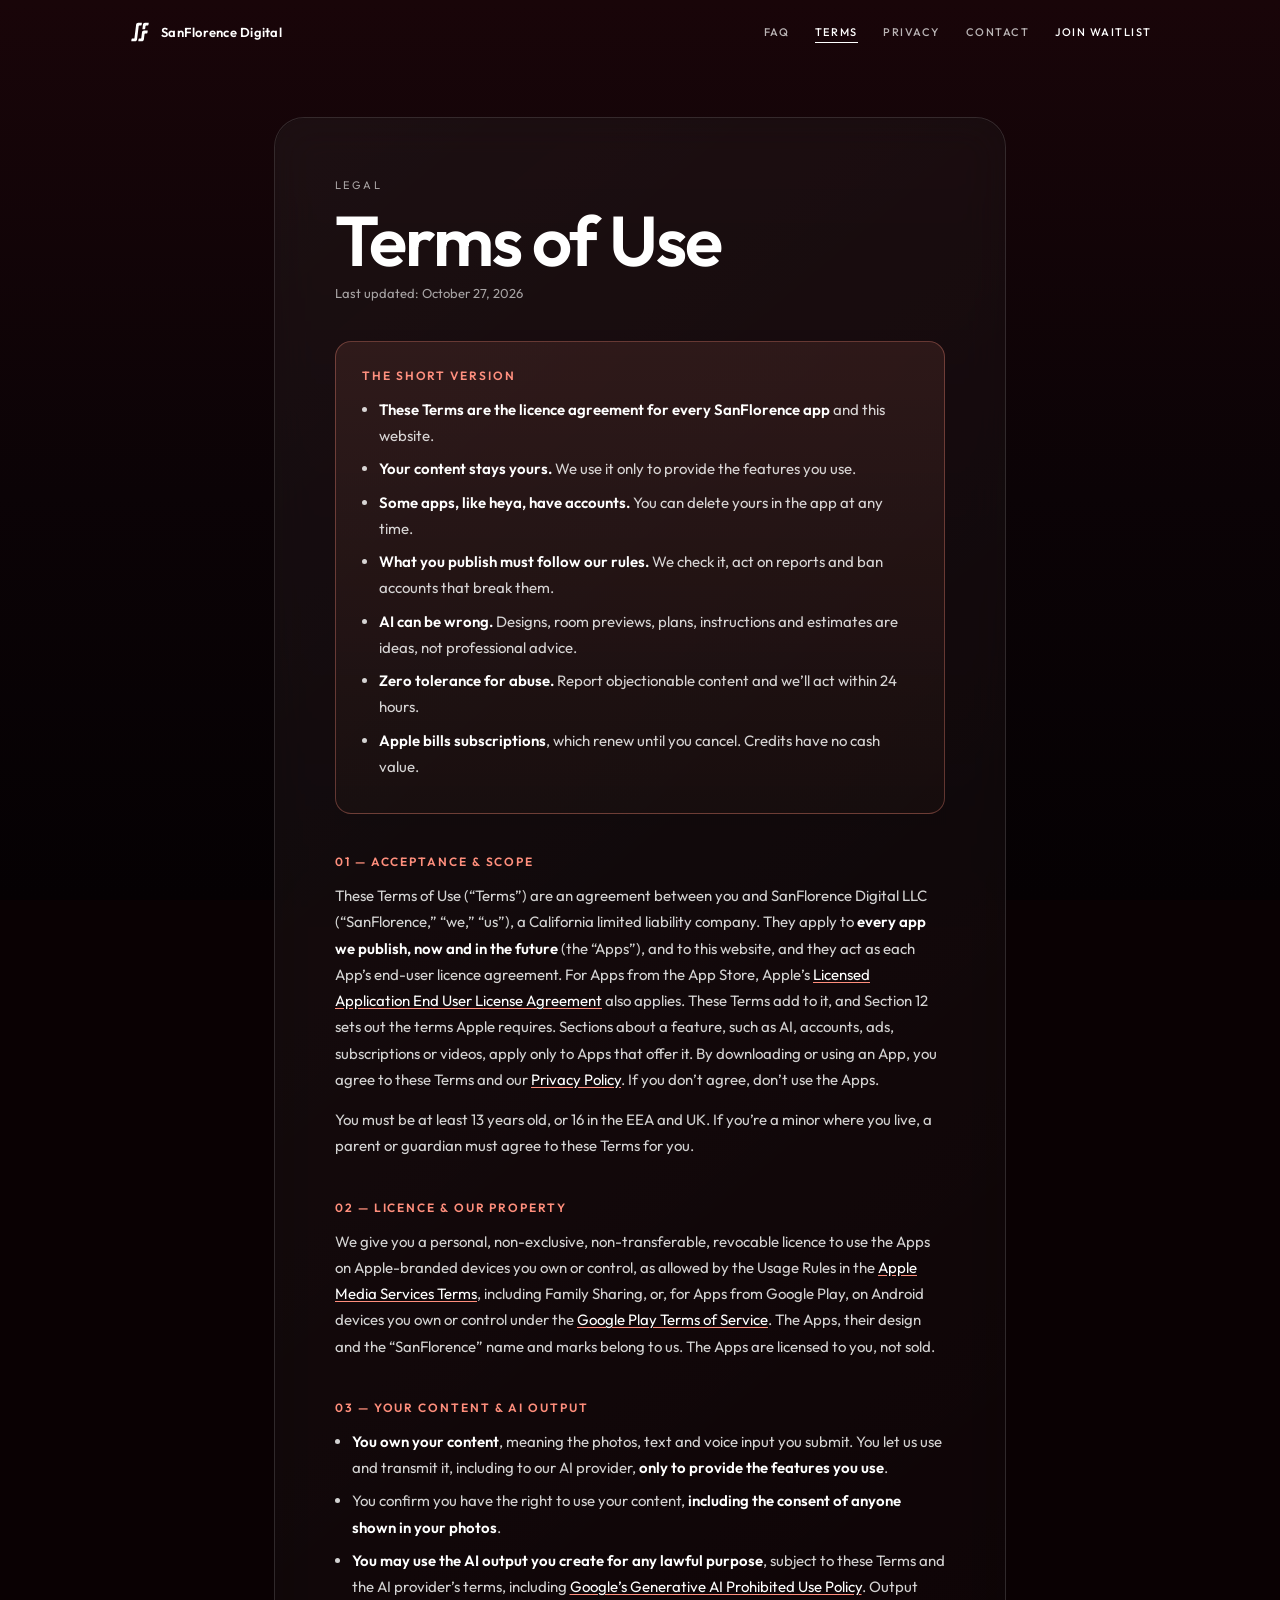
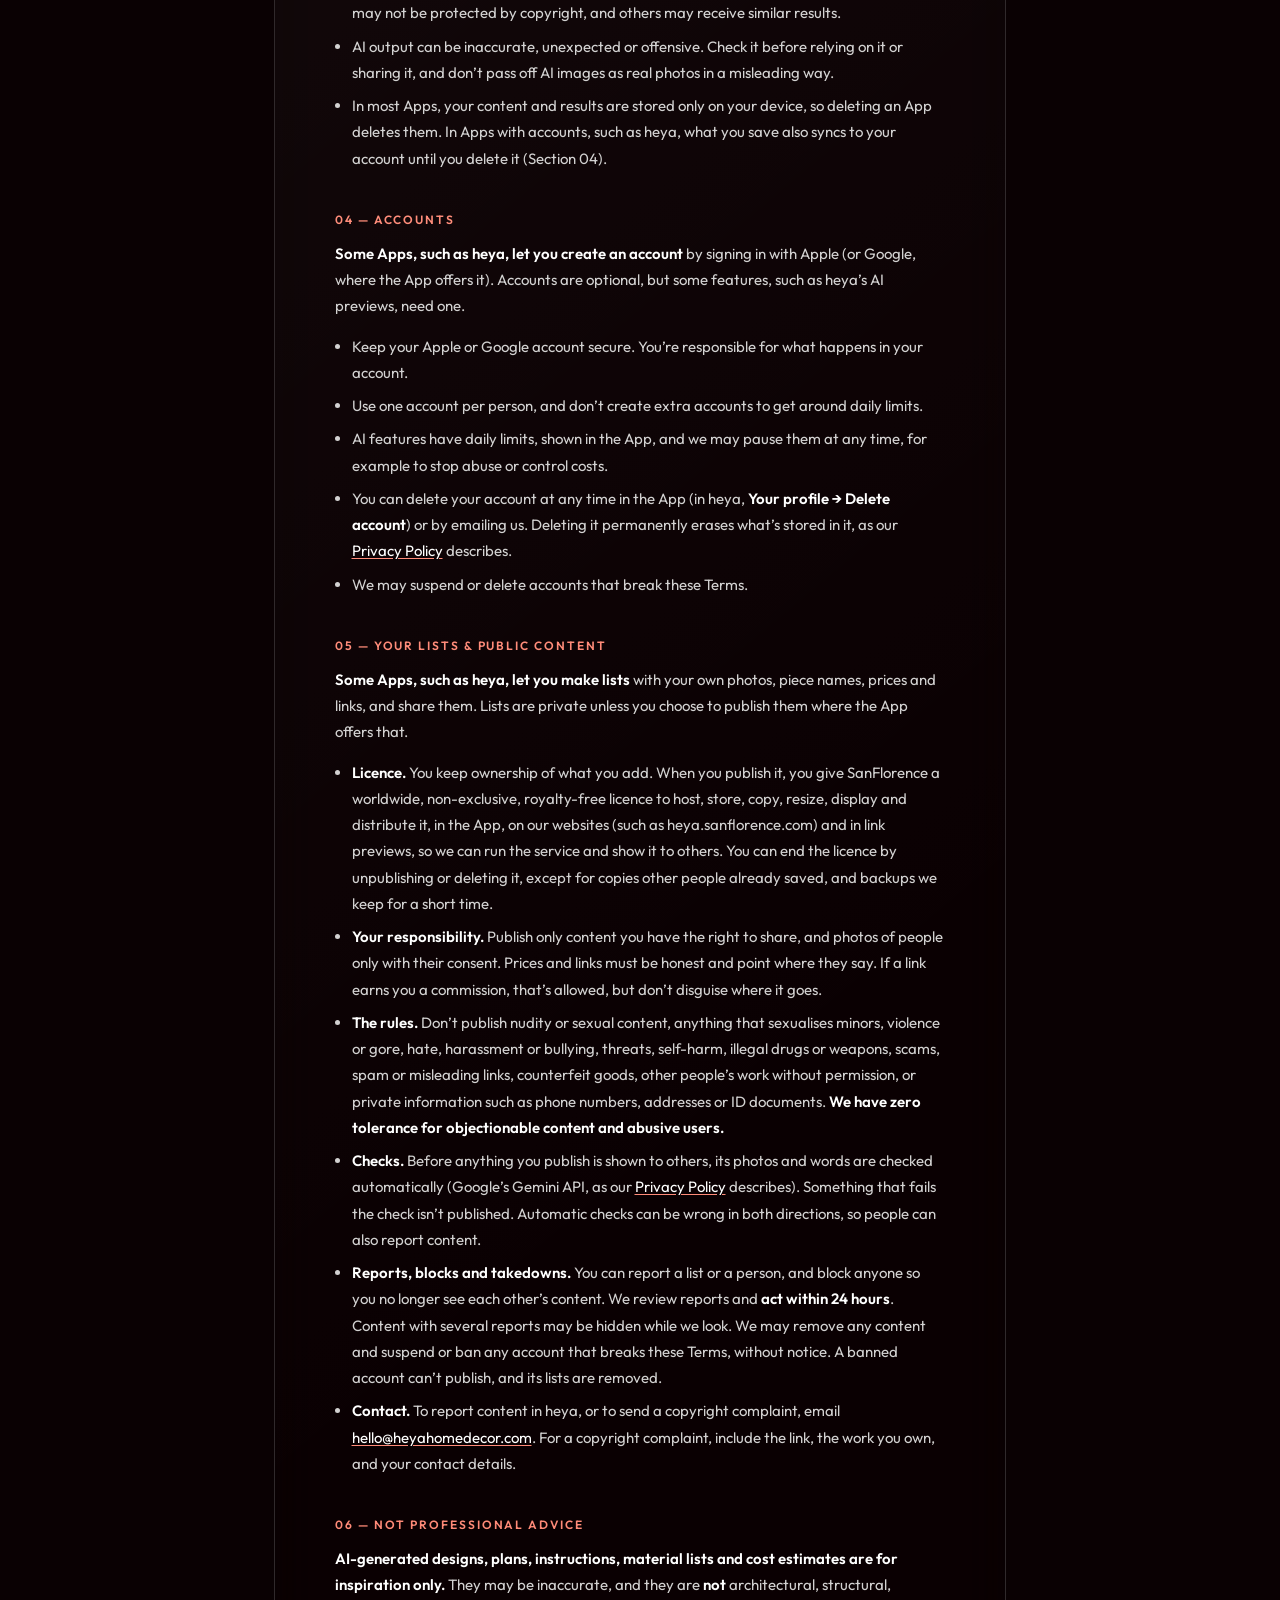
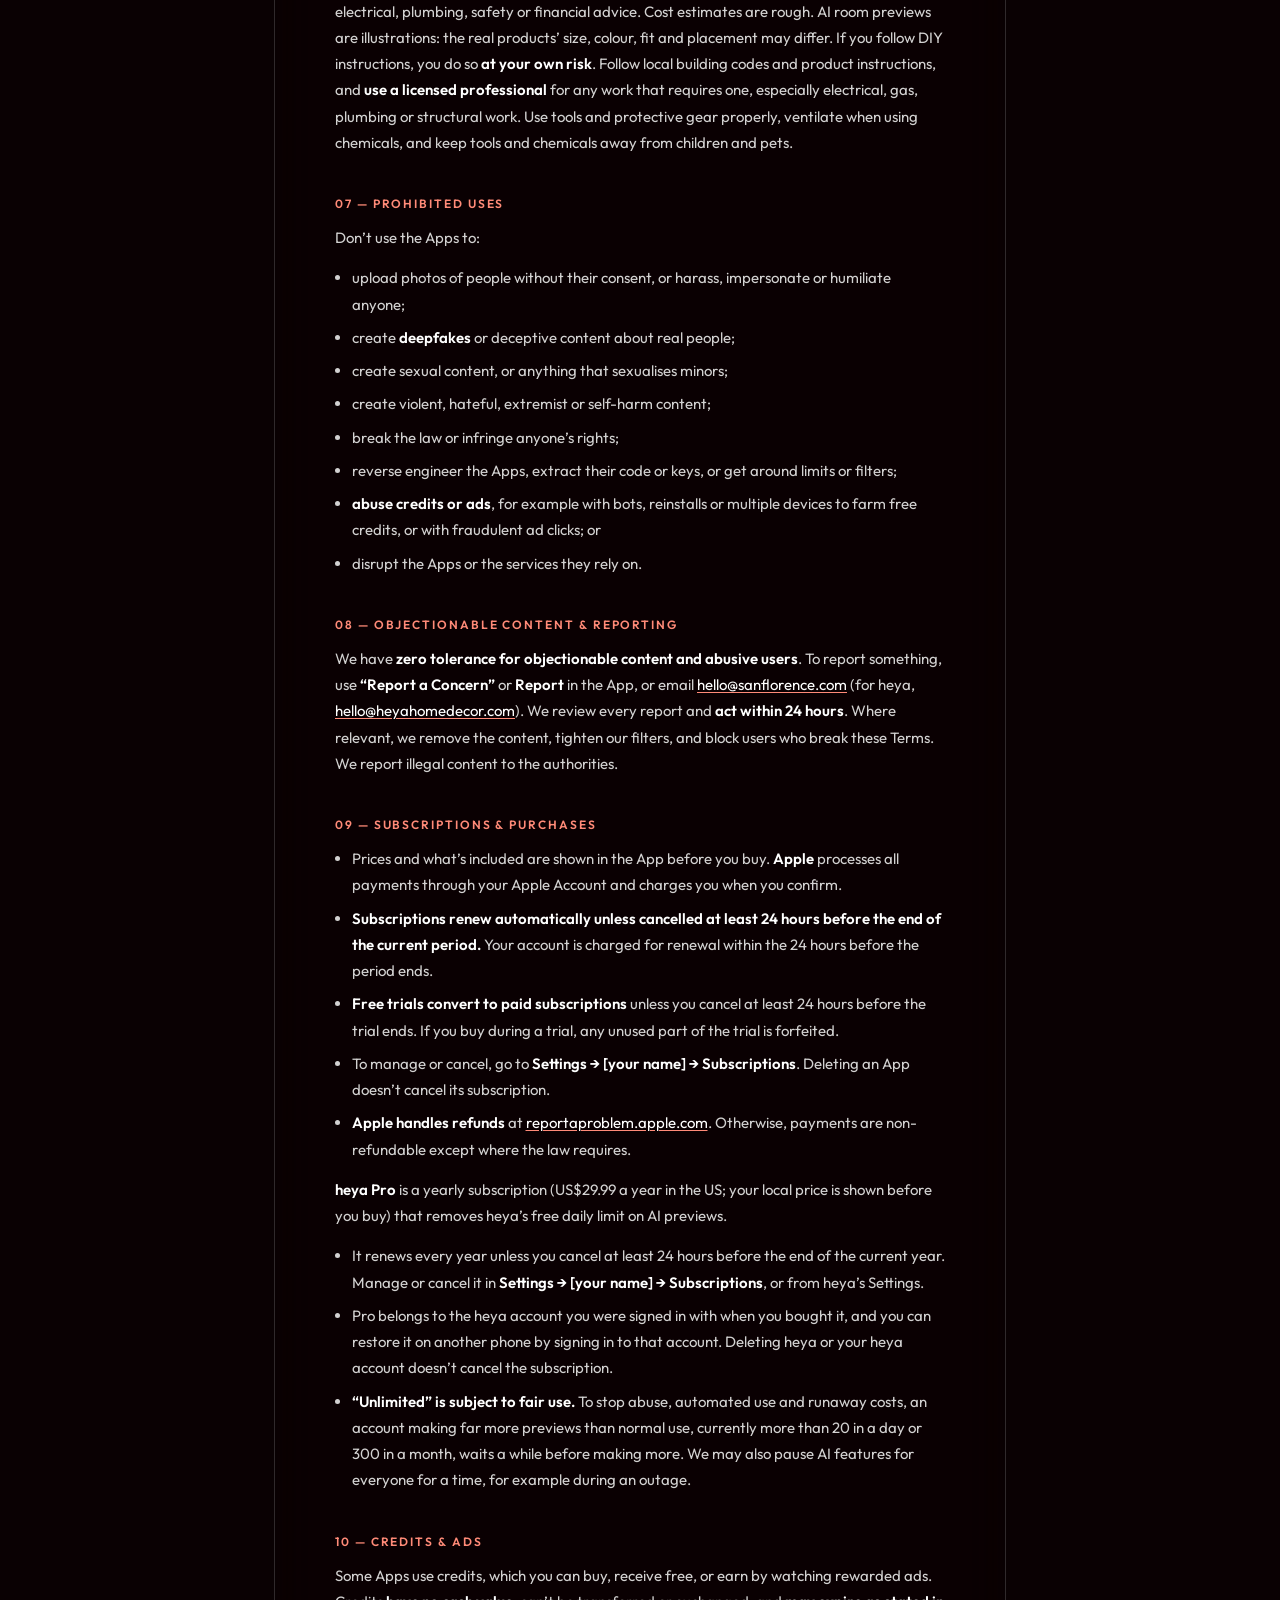
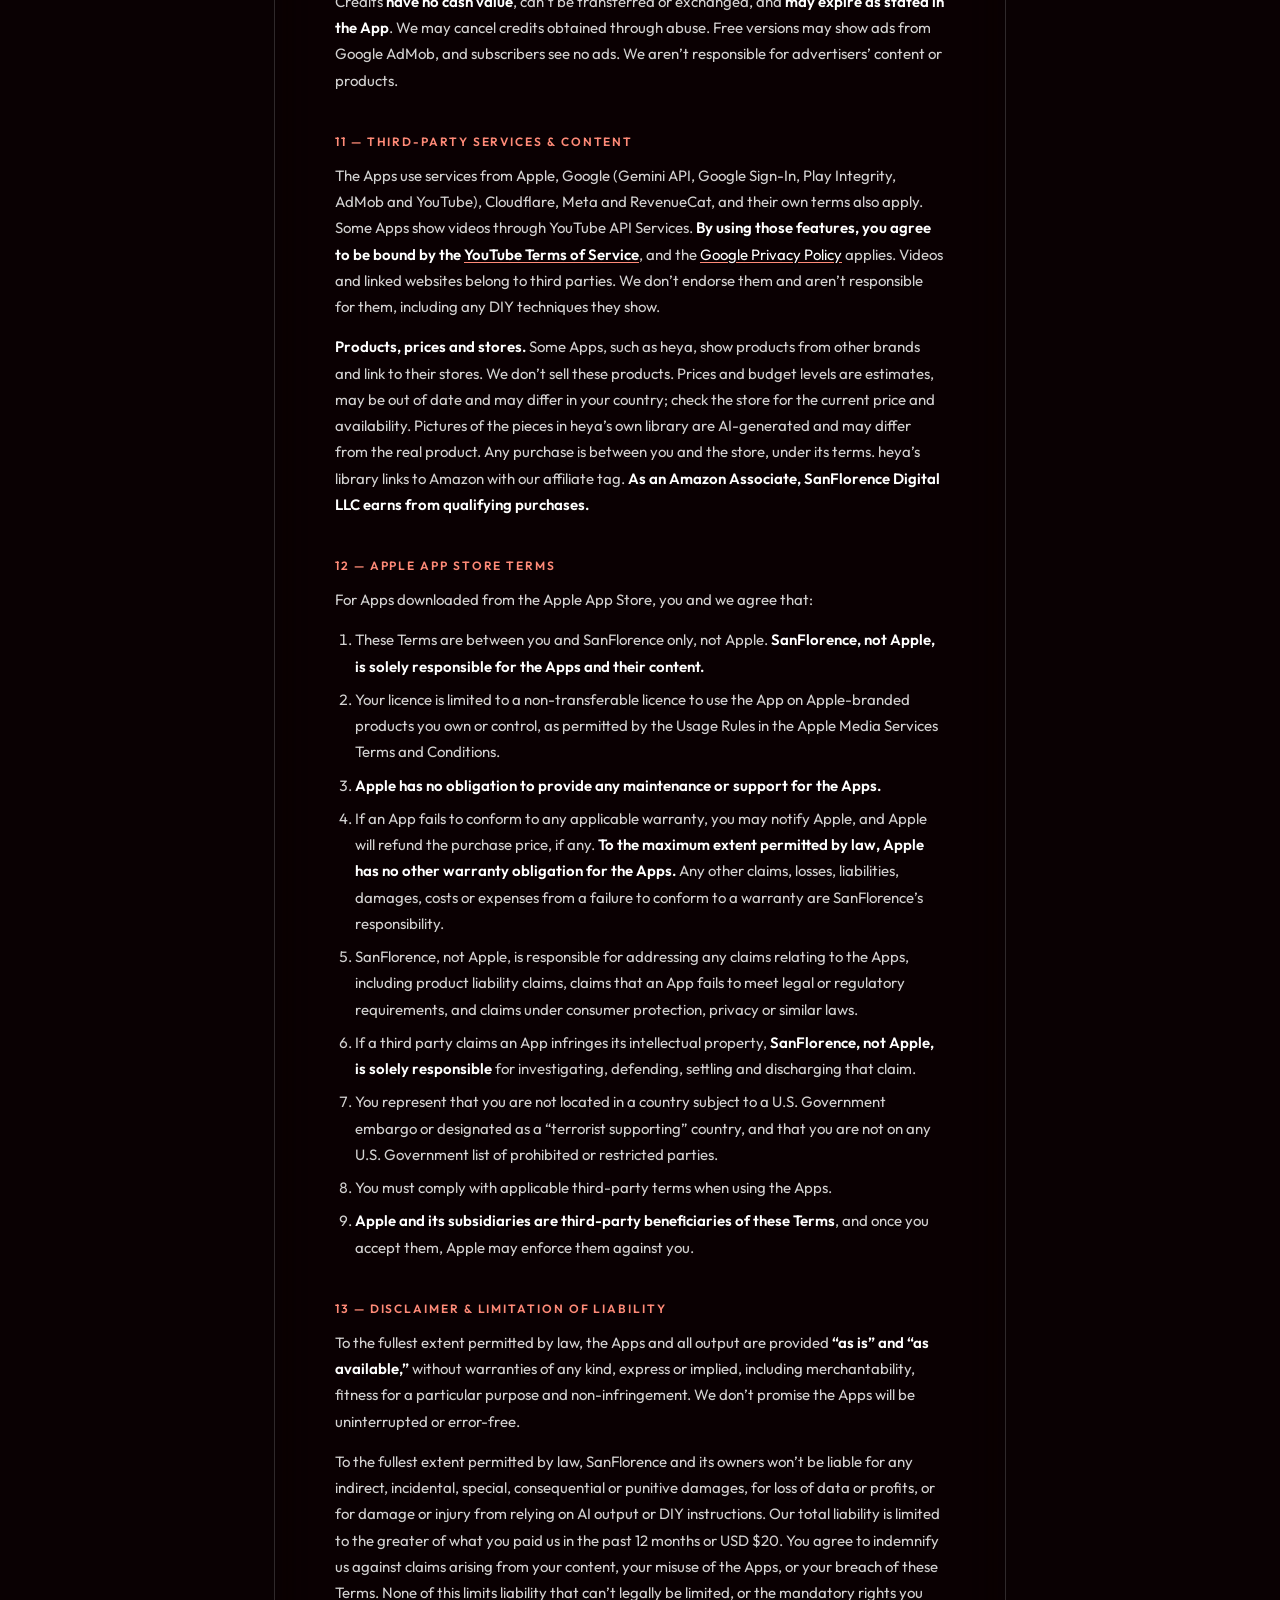
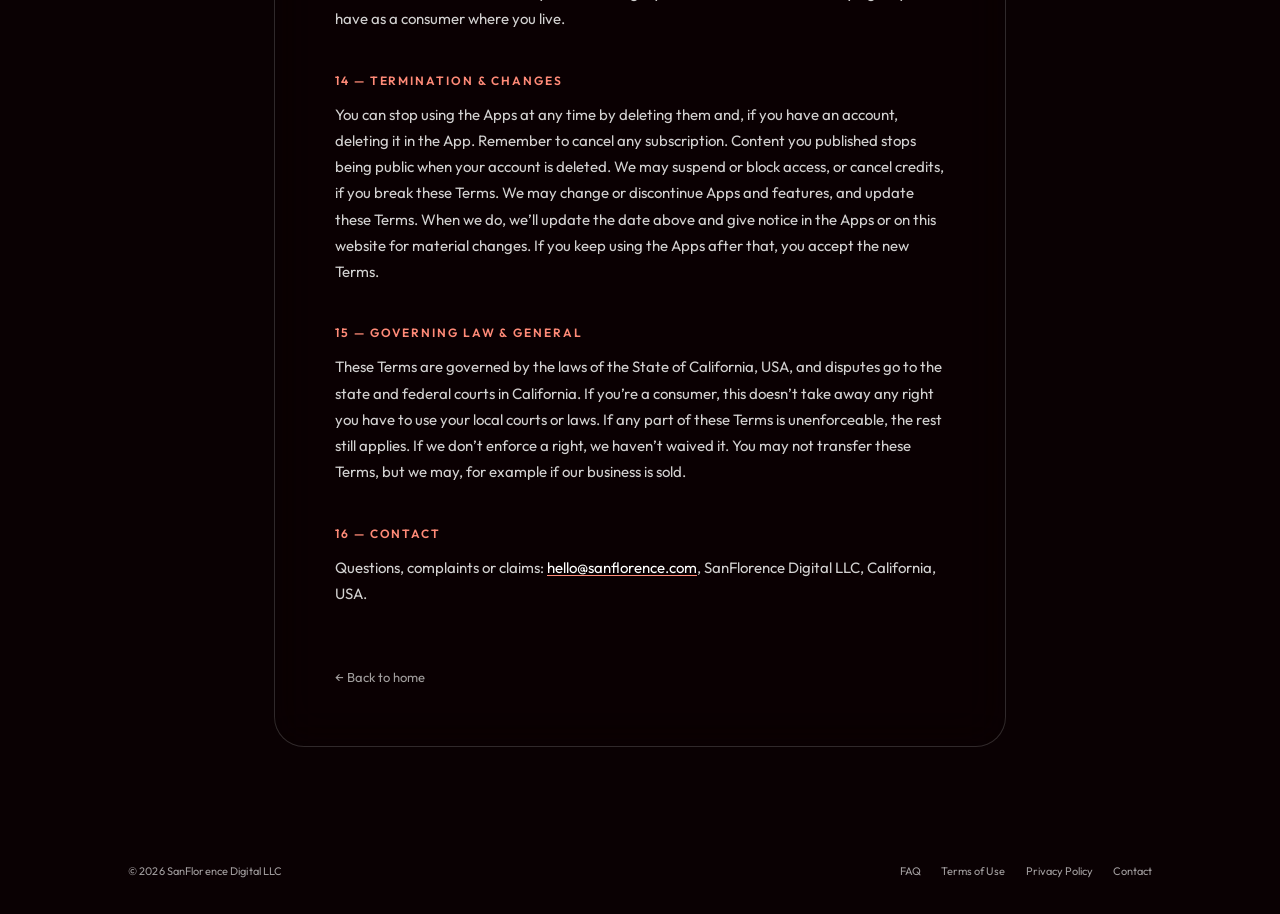
<file: terms.html>
<!DOCTYPE html>
<html lang="en">
<head>
  <meta charset="UTF-8">
  <meta name="viewport" content="width=device-width, initial-scale=1.0">
  <link rel="icon" type="image/svg+xml" href="assets/sf-favicon.svg">
  <title>Terms — SanFlorence</title>
  <meta name="description" content="Terms of Use and end-user licence agreement for all SanFlorence Digital LLC apps and this website.">
  <meta name="theme-color" content="#0A0103">
  <link rel="preconnect" href="https://fonts.googleapis.com">
  <link rel="preconnect" href="https://fonts.gstatic.com" crossorigin>
  <link href="https://fonts.googleapis.com/css2?family=Outfit:wght@400;500;600;700&display=swap" rel="stylesheet">
  <link rel="stylesheet" href="assets/site.css">
</head>
<body class="dark">

  <nav class="nav">
    <a class="nav-brand" href="index.html" aria-label="SanFlorence Digital — home">
      <img class="nav-logo" src="assets/sf-logo.svg" alt="" width="24" height="24">
      <span class="brand-text">SanFlorence Digital</span>
    </a>
    <div class="nav-right">
      <a class="nav-link" href="faq.html">FAQ</a>
      <a class="nav-link active" href="terms.html">Terms</a>
      <a class="nav-link" href="privacy.html">Privacy</a>
      <a class="nav-link" href="contact.html">Contact</a>
      <a class="nav-link nav-link-cta" href="waitlist.html">Join Waitlist</a>
    </div>
    <button class="nav-burger" id="navBurger" type="button" aria-label="Open menu" aria-expanded="false">
      <span></span><span></span>
    </button>
  </nav>

  <div class="menu" id="navMenu">
    <nav class="menu-links" aria-label="Mobile">
      <a href="index.html">Home</a>
      <a href="faq.html">FAQ</a>
      <a href="terms.html">Terms of Use</a>
      <a href="privacy.html">Privacy Policy</a>
      <a href="contact.html">Contact</a>
      <a href="waitlist.html">Join Waitlist</a>
    </nav>
    <div class="menu-foot">© 2026 SanFlorence Digital LLC</div>
  </div>

  <main class="page">
    <article class="panel panel-dark">
      <div class="page-kicker">Legal</div>
      <h1 class="page-title">Terms of Use</h1>
      <p class="page-meta">Last updated: October 27, 2026</p>

      <div class="legal">
        <section class="summary" aria-label="Summary">
          <h2>The short version</h2>
          <ul>
            <li><strong>These Terms are the licence agreement for every SanFlorence app</strong> and this website.</li>
            <li><strong>Your content stays yours.</strong> We use it only to provide the features you use.</li>
            <li><strong>Some apps, like heya, have accounts.</strong> You can delete yours in the app at any time.</li>
            <li><strong>What you publish must follow our rules.</strong> We check it, act on reports and ban accounts that break them.</li>
            <li><strong>AI can be wrong.</strong> Designs, room previews, plans, instructions and estimates are ideas, not professional advice.</li>
            <li><strong>Zero tolerance for abuse.</strong> Report objectionable content and we’ll act within 24 hours.</li>
            <li><strong>Apple bills subscriptions</strong>, which renew until you cancel. Credits have no cash value.</li>
          </ul>
        </section>

        <h2>01 — Acceptance &amp; scope</h2>
        <p>These Terms of Use (“Terms”) are an agreement between you and SanFlorence Digital LLC (“SanFlorence,” “we,” “us”), a California limited liability company. They apply to <strong>every app we publish, now and in the future</strong> (the “Apps”), and to this website, and they act as each App’s end-user licence agreement. For Apps from the App Store, Apple’s <a href="https://www.apple.com/legal/internet-services/itunes/dev/stdeula/" target="_blank" rel="noopener">Licensed Application End User License Agreement</a> also applies. These Terms add to it, and Section 12 sets out the terms Apple requires. Sections about a feature, such as AI, accounts, ads, subscriptions or videos, apply only to Apps that offer it. By downloading or using an App, you agree to these Terms and our <a href="privacy.html">Privacy Policy</a>. If you don’t agree, don’t use the Apps.</p>
        <p>You must be at least 13 years old, or 16 in the EEA and UK. If you’re a minor where you live, a parent or guardian must agree to these Terms for you.</p>

        <h2>02 — Licence &amp; our property</h2>
        <p>We give you a personal, non-exclusive, non-transferable, revocable licence to use the Apps on Apple-branded devices you own or control, as allowed by the Usage Rules in the <a href="https://www.apple.com/legal/internet-services/itunes/" target="_blank" rel="noopener">Apple Media Services Terms</a>, including Family Sharing, or, for Apps from Google Play, on Android devices you own or control under the <a href="https://play.google.com/about/play-terms/" target="_blank" rel="noopener">Google Play Terms of Service</a>. The Apps, their design and the “SanFlorence” name and marks belong to us. The Apps are licensed to you, not sold.</p>

        <h2>03 — Your content &amp; AI output</h2>
        <ul>
          <li><strong>You own your content</strong>, meaning the photos, text and voice input you submit. You let us use and transmit it, including to our AI provider, <strong>only to provide the features you use</strong>.</li>
          <li>You confirm you have the right to use your content, <strong>including the consent of anyone shown in your photos</strong>.</li>
          <li><strong>You may use the AI output you create for any lawful purpose</strong>, subject to these Terms and the AI provider’s terms, including <a href="https://policies.google.com/terms/generative-ai/use-policy" target="_blank" rel="noopener">Google’s Generative AI Prohibited Use Policy</a>. Output may not be protected by copyright, and others may receive similar results.</li>
          <li>AI output can be inaccurate, unexpected or offensive. Check it before relying on it or sharing it, and don’t pass off AI images as real photos in a misleading way.</li>
          <li>In most Apps, your content and results are stored only on your device, so deleting an App deletes them. In Apps with accounts, such as heya, what you save also syncs to your account until you delete it (Section 04).</li>
        </ul>

        <h2>04 — Accounts</h2>
        <p><strong>Some Apps, such as heya, let you create an account</strong> by signing in with Apple (or Google, where the App offers it). Accounts are optional, but some features, such as heya’s AI previews, need one.</p>
        <ul>
          <li>Keep your Apple or Google account secure. You’re responsible for what happens in your account.</li>
          <li>Use one account per person, and don’t create extra accounts to get around daily limits.</li>
          <li>AI features have daily limits, shown in the App, and we may pause them at any time, for example to stop abuse or control costs.</li>
          <li>You can delete your account at any time in the App (in heya, <strong>Your profile → Delete account</strong>) or by emailing us. Deleting it permanently erases what’s stored in it, as our <a href="privacy.html">Privacy Policy</a> describes.</li>
          <li>We may suspend or delete accounts that break these Terms.</li>
        </ul>

        <h2>05 — Your lists &amp; public content</h2>
        <p><strong>Some Apps, such as heya, let you make lists</strong> with your own photos, piece names, prices and links, and share them. Lists are private unless you choose to publish them where the App offers that.</p>
        <ul>
          <li><strong>Licence.</strong> You keep ownership of what you add. When you publish it, you give SanFlorence a worldwide, non-exclusive, royalty-free licence to host, store, copy, resize, display and distribute it, in the App, on our websites (such as heya.sanflorence.com) and in link previews, so we can run the service and show it to others. You can end the licence by unpublishing or deleting it, except for copies other people already saved, and backups we keep for a short time.</li>
          <li><strong>Your responsibility.</strong> Publish only content you have the right to share, and photos of people only with their consent. Prices and links must be honest and point where they say. If a link earns you a commission, that’s allowed, but don’t disguise where it goes.</li>
          <li><strong>The rules.</strong> Don’t publish nudity or sexual content, anything that sexualises minors, violence or gore, hate, harassment or bullying, threats, self-harm, illegal drugs or weapons, scams, spam or misleading links, counterfeit goods, other people’s work without permission, or private information such as phone numbers, addresses or ID documents. <strong>We have zero tolerance for objectionable content and abusive users.</strong></li>
          <li><strong>Checks.</strong> Before anything you publish is shown to others, its photos and words are checked automatically (Google’s Gemini API, as our <a href="privacy.html">Privacy Policy</a> describes). Something that fails the check isn’t published. Automatic checks can be wrong in both directions, so people can also report content.</li>
          <li><strong>Reports, blocks and takedowns.</strong> You can report a list or a person, and block anyone so you no longer see each other’s content. We review reports and <strong>act within 24 hours</strong>. Content with several reports may be hidden while we look. We may remove any content and suspend or ban any account that breaks these Terms, without notice. A banned account can’t publish, and its lists are removed.</li>
          <li><strong>Contact.</strong> To report content in heya, or to send a copyright complaint, email <a href="mailto:hello@heyahomedecor.com">hello@heyahomedecor.com</a>. For a copyright complaint, include the link, the work you own, and your contact details.</li>
        </ul>

        <h2>06 — Not professional advice</h2>
        <p><strong>AI-generated designs, plans, instructions, material lists and cost estimates are for inspiration only.</strong> They may be inaccurate, and they are <strong>not</strong> architectural, structural, electrical, plumbing, safety or financial advice. Cost estimates are rough. AI room previews are illustrations: the real products’ size, colour, fit and placement may differ. If you follow DIY instructions, you do so <strong>at your own risk</strong>. Follow local building codes and product instructions, and <strong>use a licensed professional</strong> for any work that requires one, especially electrical, gas, plumbing or structural work. Use tools and protective gear properly, ventilate when using chemicals, and keep tools and chemicals away from children and pets.</p>

        <h2>07 — Prohibited uses</h2>
        <p>Don’t use the Apps to:</p>
        <ul>
          <li>upload photos of people without their consent, or harass, impersonate or humiliate anyone;</li>
          <li>create <strong>deepfakes</strong> or deceptive content about real people;</li>
          <li>create sexual content, or anything that sexualises minors;</li>
          <li>create violent, hateful, extremist or self-harm content;</li>
          <li>break the law or infringe anyone’s rights;</li>
          <li>reverse engineer the Apps, extract their code or keys, or get around limits or filters;</li>
          <li><strong>abuse credits or ads</strong>, for example with bots, reinstalls or multiple devices to farm free credits, or with fraudulent ad clicks; or</li>
          <li>disrupt the Apps or the services they rely on.</li>
        </ul>

        <h2>08 — Objectionable content &amp; reporting</h2>
        <p>We have <strong>zero tolerance for objectionable content and abusive users</strong>. To report something, use <strong>“Report a Concern”</strong> or <strong>Report</strong> in the App, or email <a href="mailto:hello@sanflorence.com">hello@sanflorence.com</a> (for heya, <a href="mailto:hello@heyahomedecor.com">hello@heyahomedecor.com</a>). We review every report and <strong>act within 24 hours</strong>. Where relevant, we remove the content, tighten our filters, and block users who break these Terms. We report illegal content to the authorities.</p>

        <h2>09 — Subscriptions &amp; purchases</h2>
        <ul>
          <li>Prices and what’s included are shown in the App before you buy. <strong>Apple</strong> processes all payments through your Apple Account and charges you when you confirm.</li>
          <li><strong>Subscriptions renew automatically unless cancelled at least 24 hours before the end of the current period.</strong> Your account is charged for renewal within the 24 hours before the period ends.</li>
          <li><strong>Free trials convert to paid subscriptions</strong> unless you cancel at least 24 hours before the trial ends. If you buy during a trial, any unused part of the trial is forfeited.</li>
          <li>To manage or cancel, go to <strong>Settings → [your name] → Subscriptions</strong>. Deleting an App doesn’t cancel its subscription.</li>
          <li><strong>Apple handles refunds</strong> at <a href="https://reportaproblem.apple.com" target="_blank" rel="noopener">reportaproblem.apple.com</a>. Otherwise, payments are non-refundable except where the law requires.</li>
        </ul>
        <p><strong>heya Pro</strong> is a yearly subscription (US$29.99 a year in the US; your local price is shown before you buy) that removes heya’s free daily limit on AI previews.</p>
        <ul>
          <li>It renews every year unless you cancel at least 24 hours before the end of the current year. Manage or cancel it in <strong>Settings → [your name] → Subscriptions</strong>, or from heya’s Settings.</li>
          <li>Pro belongs to the heya account you were signed in with when you bought it, and you can restore it on another phone by signing in to that account. Deleting heya or your heya account doesn’t cancel the subscription.</li>
          <li><strong>“Unlimited” is subject to fair use.</strong> To stop abuse, automated use and runaway costs, an account making far more previews than normal use, currently more than 20 in a day or 300 in a month, waits a while before making more. We may also pause AI features for everyone for a time, for example during an outage.</li>
        </ul>

        <h2>10 — Credits &amp; ads</h2>
        <p>Some Apps use credits, which you can buy, receive free, or earn by watching rewarded ads. Credits <strong>have no cash value</strong>, can’t be transferred or exchanged, and <strong>may expire as stated in the App</strong>. We may cancel credits obtained through abuse. Free versions may show ads from Google AdMob, and subscribers see no ads. We aren’t responsible for advertisers’ content or products.</p>

        <h2>11 — Third-party services &amp; content</h2>
        <p>The Apps use services from Apple, Google (Gemini API, Google Sign-In, Play Integrity, AdMob and YouTube), Cloudflare, Meta and RevenueCat, and their own terms also apply. Some Apps show videos through YouTube API Services. <strong>By using those features, you agree to be bound by the <a href="https://www.youtube.com/t/terms" target="_blank" rel="noopener">YouTube Terms of Service</a></strong>, and the <a href="https://policies.google.com/privacy" target="_blank" rel="noopener">Google Privacy Policy</a> applies. Videos and linked websites belong to third parties. We don’t endorse them and aren’t responsible for them, including any DIY techniques they show.</p>
        <p><strong>Products, prices and stores.</strong> Some Apps, such as heya, show products from other brands and link to their stores. We don’t sell these products. Prices and budget levels are estimates, may be out of date and may differ in your country; check the store for the current price and availability. Pictures of the pieces in heya’s own library are AI-generated and may differ from the real product. Any purchase is between you and the store, under its terms. heya’s library links to Amazon with our affiliate tag. <strong>As an Amazon Associate, SanFlorence Digital LLC earns from qualifying purchases.</strong></p>

        <h2>12 — Apple App Store terms</h2>
        <p>For Apps downloaded from the Apple App Store, you and we agree that:</p>
        <ol>
          <li>These Terms are between you and SanFlorence only, not Apple. <strong>SanFlorence, not Apple, is solely responsible for the Apps and their content.</strong></li>
          <li>Your licence is limited to a non-transferable licence to use the App on Apple-branded products you own or control, as permitted by the Usage Rules in the Apple Media Services Terms and Conditions.</li>
          <li><strong>Apple has no obligation to provide any maintenance or support for the Apps.</strong></li>
          <li>If an App fails to conform to any applicable warranty, you may notify Apple, and Apple will refund the purchase price, if any. <strong>To the maximum extent permitted by law, Apple has no other warranty obligation for the Apps.</strong> Any other claims, losses, liabilities, damages, costs or expenses from a failure to conform to a warranty are SanFlorence’s responsibility.</li>
          <li>SanFlorence, not Apple, is responsible for addressing any claims relating to the Apps, including product liability claims, claims that an App fails to meet legal or regulatory requirements, and claims under consumer protection, privacy or similar laws.</li>
          <li>If a third party claims an App infringes its intellectual property, <strong>SanFlorence, not Apple, is solely responsible</strong> for investigating, defending, settling and discharging that claim.</li>
          <li>You represent that you are not located in a country subject to a U.S. Government embargo or designated as a “terrorist supporting” country, and that you are not on any U.S. Government list of prohibited or restricted parties.</li>
          <li>You must comply with applicable third-party terms when using the Apps.</li>
          <li><strong>Apple and its subsidiaries are third-party beneficiaries of these Terms</strong>, and once you accept them, Apple may enforce them against you.</li>
        </ol>

        <h2>13 — Disclaimer &amp; limitation of liability</h2>
        <p>To the fullest extent permitted by law, the Apps and all output are provided <strong>“as is” and “as available,”</strong> without warranties of any kind, express or implied, including merchantability, fitness for a particular purpose and non-infringement. We don’t promise the Apps will be uninterrupted or error-free.</p>
        <p>To the fullest extent permitted by law, SanFlorence and its owners won’t be liable for any indirect, incidental, special, consequential or punitive damages, for loss of data or profits, or for damage or injury from relying on AI output or DIY instructions. Our total liability is limited to the greater of what you paid us in the past 12 months or USD&nbsp;$20. You agree to indemnify us against claims arising from your content, your misuse of the Apps, or your breach of these Terms. None of this limits liability that can’t legally be limited, or the mandatory rights you have as a consumer where you live.</p>

        <h2>14 — Termination &amp; changes</h2>
        <p>You can stop using the Apps at any time by deleting them and, if you have an account, deleting it in the App. Remember to cancel any subscription. Content you published stops being public when your account is deleted. We may suspend or block access, or cancel credits, if you break these Terms. We may change or discontinue Apps and features, and update these Terms. When we do, we’ll update the date above and give notice in the Apps or on this website for material changes. If you keep using the Apps after that, you accept the new Terms.</p>

        <h2>15 — Governing law &amp; general</h2>
        <p>These Terms are governed by the laws of the State of California, USA, and disputes go to the state and federal courts in California. If you’re a consumer, this doesn’t take away any right you have to use your local courts or laws. If any part of these Terms is unenforceable, the rest still applies. If we don’t enforce a right, we haven’t waived it. You may not transfer these Terms, but we may, for example if our business is sold.</p>

        <h2>16 — Contact</h2>
        <p>Questions, complaints or claims: <a href="mailto:hello@sanflorence.com">hello@sanflorence.com</a>, SanFlorence Digital LLC, California, USA.</p>
      </div>

      <a class="back-home" href="index.html">← Back to home</a>
    </article>
  </main>

  <footer class="footer">
    <span class="footer-copy">© 2026 SanFlorence Digital LLC</span>
    <nav class="footer-links" aria-label="Footer">
      <a href="faq.html">FAQ</a>
      <a href="terms.html">Terms of Use</a>
      <a href="privacy.html">Privacy Policy</a>
      <a href="contact.html">Contact</a>
    </nav>
  </footer>

  <script src="assets/site.js"></script>
</body>
</html>
</file>
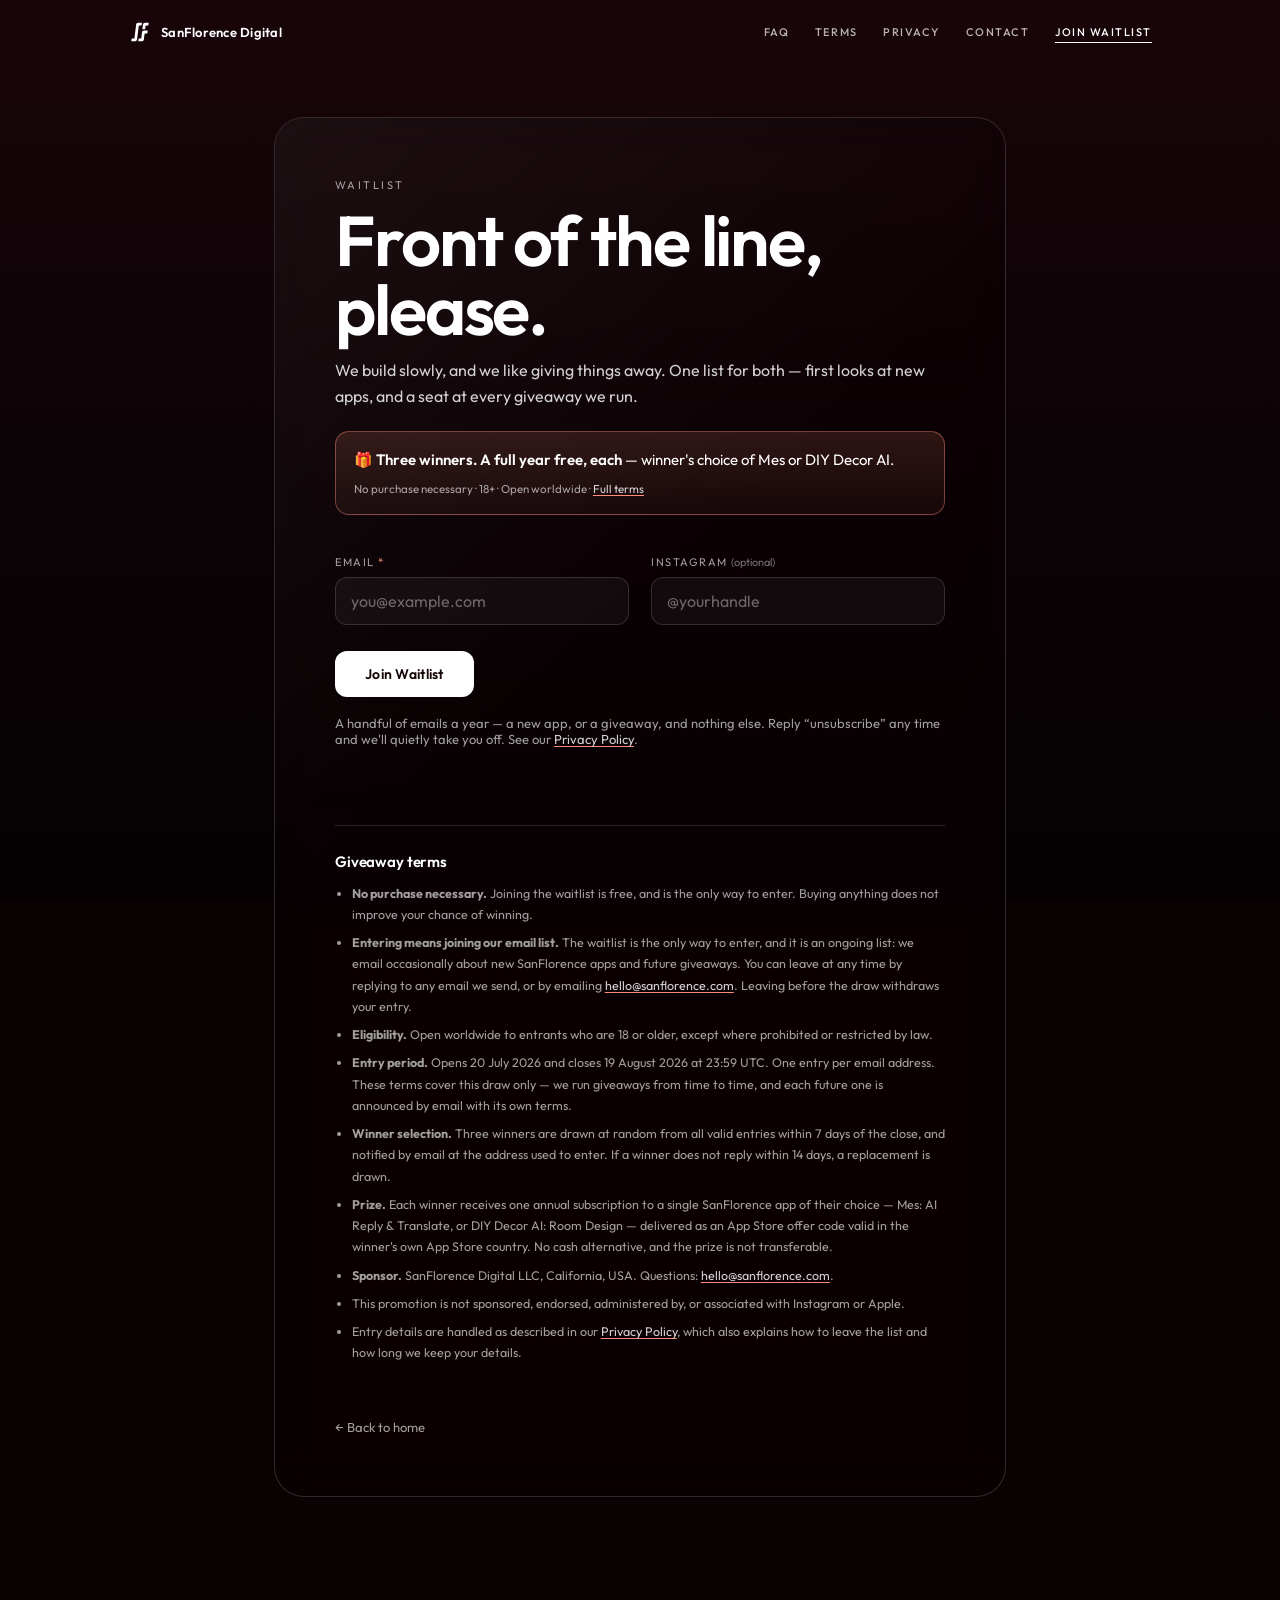
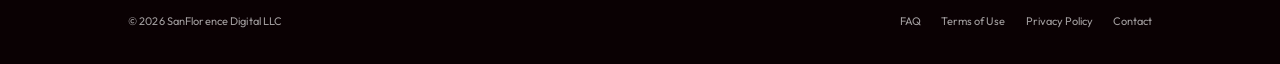
<file: waitlist.html>
<!DOCTYPE html>
<html lang="en">
<head>
  <meta charset="UTF-8">
  <meta name="viewport" content="width=device-width, initial-scale=1.0">
  <link rel="icon" type="image/svg+xml" href="assets/sf-favicon.svg">
  <title>Waitlist — SanFlorence</title>
  <meta name="description" content="Join the SanFlorence launch waitlist — we'll email you the day our next app ships.">
  <meta name="theme-color" content="#0A0103">
  <link rel="preconnect" href="https://fonts.googleapis.com">
  <link rel="preconnect" href="https://fonts.gstatic.com" crossorigin>
  <link href="https://fonts.googleapis.com/css2?family=Outfit:wght@400;500;600;700&display=swap" rel="stylesheet">
  <link rel="stylesheet" href="assets/site.css">
</head>
<body class="dark">

  <nav class="nav">
    <a class="nav-brand" href="index.html" aria-label="SanFlorence Digital — home">
      <img class="nav-logo" src="assets/sf-logo.svg" alt="" width="24" height="24">
      <span class="brand-text">SanFlorence Digital</span>
    </a>
    <div class="nav-right">
      <a class="nav-link" href="faq.html">FAQ</a>
      <a class="nav-link" href="terms.html">Terms</a>
      <a class="nav-link" href="privacy.html">Privacy</a>
      <a class="nav-link" href="contact.html">Contact</a>
      <a class="nav-link nav-link-cta active" href="waitlist.html">Join Waitlist</a>
    </div>
    <button class="nav-burger" id="navBurger" type="button" aria-label="Open menu" aria-expanded="false">
      <span></span><span></span>
    </button>
  </nav>

  <div class="menu" id="navMenu">
    <nav class="menu-links" aria-label="Mobile">
      <a href="index.html">Home</a>
      <a href="faq.html">FAQ</a>
      <a href="terms.html">Terms of Use</a>
      <a href="privacy.html">Privacy Policy</a>
      <a href="contact.html">Contact</a>
      <a href="waitlist.html">Join Waitlist</a>
    </nav>
    <div class="menu-foot">© 2026 SanFlorence Digital LLC</div>
  </div>

  <main class="page">
    <article class="panel panel-dark">
      <div class="page-kicker">Waitlist</div>
      <h1 class="page-title">Front of the line, please.</h1>
      <p class="contact-intro">We build slowly, and we like giving things away. One list for both — first looks at new apps, and a seat at every giveaway we run.</p>

      <div class="prize">
        🎁 <strong>Three winners. A full year free, each</strong> — winner's choice of Mes or DIY Decor AI.
        <span class="prize-fine">No purchase necessary · 18+ · Open worldwide · <a href="#giveaway">Full terms</a></span>
      </div>

      <form class="form" id="waitlistPageForm" data-waitlist novalidate>
        <div class="form-row">
          <div class="field">
            <label for="wl-email">Email <span class="req">*</span></label>
            <input id="wl-email" name="email" type="email" placeholder="you@example.com" required autocomplete="email" inputmode="email">
          </div>
          <div class="field">
            <label for="wl-ig">Instagram <span class="opt">(optional)</span></label>
            <input id="wl-ig" name="instagram" type="text" placeholder="@yourhandle" autocomplete="off" spellcheck="false">
          </div>
        </div>
        <div class="hp" aria-hidden="true">
          <label for="wl-website">Website</label>
          <input id="wl-website" name="website" type="text" tabindex="-1" autocomplete="off">
        </div>
        <div class="form-actions">
          <button class="btn" type="submit">Join Waitlist</button>
          <span class="form-note">A handful of emails a year — a new app, or a giveaway, and nothing else. Reply “unsubscribe” any time and we'll quietly take you off. See our <a href="privacy.html">Privacy Policy</a>.</span>
        </div>
        <p class="form-status" id="wl-status" role="status" aria-live="polite"></p>
      </form>

      <section class="giveaway-terms" id="giveaway">
        <h2>Giveaway terms</h2>
        <ul>
          <li><strong>No purchase necessary.</strong> Joining the waitlist is free, and is the only way to enter. Buying anything does not improve your chance of winning.</li>
          <li><strong>Entering means joining our email list.</strong> The waitlist is the only way to enter, and it is an ongoing list: we email occasionally about new SanFlorence apps and future giveaways. You can leave at any time by replying to any email we send, or by emailing <a href="mailto:hello@sanflorence.com">hello@sanflorence.com</a>. Leaving before the draw withdraws your entry.</li>
          <li><strong>Eligibility.</strong> Open worldwide to entrants who are 18 or older, except where prohibited or restricted by law.</li>
          <li><strong>Entry period.</strong> Opens 20 July 2026 and closes 19 August 2026 at 23:59 UTC. One entry per email address. These terms cover this draw only — we run giveaways from time to time, and each future one is announced by email with its own terms.</li>
          <li><strong>Winner selection.</strong> Three winners are drawn at random from all valid entries within 7 days of the close, and notified by email at the address used to enter. If a winner does not reply within 14 days, a replacement is drawn.</li>
          <li><strong>Prize.</strong> Each winner receives one annual subscription to a single SanFlorence app of their choice — Mes: AI Reply &amp; Translate, or DIY Decor AI: Room Design — delivered as an App Store offer code valid in the winner's own App Store country. No cash alternative, and the prize is not transferable.</li>
          <li><strong>Sponsor.</strong> SanFlorence Digital LLC, California, USA. Questions: <a href="mailto:hello@sanflorence.com">hello@sanflorence.com</a>.</li>
          <li>This promotion is not sponsored, endorsed, administered by, or associated with Instagram or Apple.</li>
          <li>Entry details are handled as described in our <a href="privacy.html">Privacy Policy</a>, which also explains how to leave the list and how long we keep your details.</li>
        </ul>
      </section>

      <a class="back-home" href="index.html">← Back to home</a>
    </article>
  </main>

  <footer class="footer">
    <span class="footer-copy">© 2026 SanFlorence Digital LLC</span>
    <nav class="footer-links" aria-label="Footer">
      <a href="faq.html">FAQ</a>
      <a href="terms.html">Terms of Use</a>
      <a href="privacy.html">Privacy Policy</a>
      <a href="contact.html">Contact</a>
    </nav>
  </footer>

  <script src="assets/site.js"></script>
</body>
</html>
</file>
<file: assets/site.css>
/* ============================================================
   SanFlorence — shared chrome + reading-page design
   Used by faq.html, terms.html, privacy.html (the homepage keeps
   its own inline styles but mirrors this nav / mobile menu).
   ============================================================ */
:root {
  --fg: #ffffff;
  --fg-muted: rgba(255, 255, 255, 0.62);
  --fg-soft: rgba(255, 255, 255, 0.82);
  --border: rgba(255, 255, 255, 0.18);
  --accent: #ff8a78;
  --pad-x: clamp(32px, 10vw, 200px); /* match homepage so nav/footer/menu align across pages */
  --panel: rgba(255, 255, 255, 0.06);
  --panel-border: rgba(255, 255, 255, 0.14);
}

* { margin: 0; padding: 0; box-sizing: border-box; }
html { font-size: 16px; scroll-behavior: smooth; -webkit-text-size-adjust: 100%; }
body {
  font-family: 'Outfit', sans-serif;
  font-weight: 400;
  color: var(--fg);
  background: #0A0103;
  min-height: 100vh;
  overflow-x: hidden;
  -webkit-font-smoothing: antialiased;
  text-rendering: optimizeLegibility;
}
/* fixed red -> black field behind everything */
body::before {
  content: '';
  position: fixed;
  inset: 0;
  z-index: -1;
  background: linear-gradient(180deg, #E8112B 0%, #C20C24 28%, #5A000C 64%, #0A0103 100%);
}
/* fully dark pages (terms + privacy) — no red field */
body.dark::before {
  background: linear-gradient(180deg, #190509 0%, #0b0306 55%, #050103 100%);
}

/* ---------------- NAV (floating) ---------------- */
.nav {
  position: fixed;
  top: 0; left: 0; right: 0;
  height: 64px;
  display: flex;
  align-items: center;
  justify-content: space-between;
  padding: 0 var(--pad-x);
  z-index: 100;
}
.nav-brand {
  display: flex; align-items: center; gap: 9px;
  text-decoration: none; color: #fff;
  font-size: 13px; letter-spacing: 0.02em; font-weight: 600;
}
.nav-logo { width: 24px; height: 24px; border-radius: 6px; display: block; flex-shrink: 0; }
.nav-right { display: flex; align-items: center; gap: clamp(16px, 2vw, 28px); }
.nav-link {
  position: relative;
  font-size: 11px; text-transform: uppercase; letter-spacing: 0.14em;
  color: rgba(255, 255, 255, 0.7); text-decoration: none; font-weight: 500;
  padding: 4px 0; transition: color 0.25s ease;
}
.nav-link::after {
  content: ''; position: absolute; left: 0; bottom: 0;
  width: 100%; height: 1px; background: currentColor;
  transform: scaleX(0); transform-origin: right; transition: transform 0.3s ease;
}
.nav-link:hover { color: #fff; }
.nav-link:hover::after, .nav-link.active::after { transform: scaleX(1); transform-origin: left; }
.nav-link.active { color: #fff; }
.nav-link-cta { color: #fff; }
.nav-link-cta:hover { color: #fff; }
.nav-link-cta.active { color: #fff; }

/* hamburger */
.nav-burger {
  display: none;
  width: 40px; height: 40px;
  border: none; background: none; cursor: pointer;
  position: relative; z-index: 210;
  margin-right: -8px;
}
.nav-burger span {
  position: absolute; left: 9px; right: 9px; height: 2px;
  background: #fff; border-radius: 2px;
  transition: transform 0.35s ease, opacity 0.25s ease, top 0.35s ease;
}
.nav-burger span:nth-child(1) { top: 15px; }
.nav-burger span:nth-child(2) { top: 23px; }
.nav-burger.open span:nth-child(1) { top: 19px; transform: rotate(45deg); }
.nav-burger.open span:nth-child(2) { top: 19px; transform: rotate(-45deg); }

/* ---------------- MOBILE MENU (overlay) ---------------- */
.menu {
  position: fixed; inset: 0; z-index: 200;
  background: rgba(28, 2, 8, 0.55);
  backdrop-filter: blur(26px) saturate(150%);
  -webkit-backdrop-filter: blur(26px) saturate(150%);
  display: flex; flex-direction: column; justify-content: center;
  padding: 96px var(--pad-x) 48px;
  opacity: 0; visibility: hidden;
  transition: opacity 0.4s ease, visibility 0.4s ease;
}
.menu.open { opacity: 1; visibility: visible; }
.menu-links { display: flex; flex-direction: column; gap: clamp(10px, 2.4vh, 22px); }
.menu-links a {
  color: #fff; text-decoration: none; font-weight: 600;
  font-size: clamp(2rem, 11vw, 3.4rem); line-height: 1.05; letter-spacing: -0.02em;
  opacity: 0; transform: translateY(14px);
  transition: opacity 0.5s ease, transform 0.5s ease, color 0.2s ease;
}
.menu.open .menu-links a { opacity: 1; transform: translateY(0); }
.menu.open .menu-links a:nth-child(1) { transition-delay: 0.08s; }
.menu.open .menu-links a:nth-child(2) { transition-delay: 0.14s; }
.menu.open .menu-links a:nth-child(3) { transition-delay: 0.20s; }
.menu.open .menu-links a:nth-child(4) { transition-delay: 0.26s; }
.menu.open .menu-links a:nth-child(5) { transition-delay: 0.32s; }
.menu-links a:active { color: var(--accent); }
.menu-foot {
  margin-top: clamp(28px, 6vh, 56px);
  font-size: 12px; color: var(--fg-muted); letter-spacing: 0.02em;
  opacity: 0; transition: opacity 0.5s ease 0.4s;
}
.menu.open .menu-foot { opacity: 1; }
body.menu-open { overflow: hidden; }
body.menu-open .nav { z-index: 300; } /* lift nav (with its X close button) above the open menu */

/* ---------------- READING PAGE ---------------- */
.page {
  max-width: 860px;
  margin: 0 auto;
  padding: clamp(96px, 13vh, 132px) clamp(22px, 5vw, 64px) clamp(60px, 10vh, 96px); /* keep the reading column its own width */
}
.panel {
  background: var(--panel);
  border: 1px solid var(--panel-border);
  border-radius: clamp(20px, 3vw, 30px);
  backdrop-filter: blur(22px) saturate(140%);
  -webkit-backdrop-filter: blur(22px) saturate(140%);
  padding: clamp(26px, 5vw, 60px);
  position: relative;
  overflow: hidden;
}
.panel::before {
  content: '';
  position: absolute; inset: 0; border-radius: inherit; pointer-events: none;
  background: linear-gradient(140deg, rgba(255, 255, 255, 0.16), rgba(255, 255, 255, 0) 40%);
  opacity: 0.7;
}
/* darker reading panel (terms + privacy) */
.panel-dark { background: rgba(10, 1, 3, 0.58); border-color: rgba(255, 255, 255, 0.16); }
.panel-dark::before { opacity: 0.35; }
.page-kicker {
  font-size: 11px; text-transform: uppercase; letter-spacing: 0.22em;
  color: var(--fg-muted); margin-bottom: 14px;
}
.page-title {
  font-weight: 600; letter-spacing: -0.03em; line-height: 0.98;
  font-size: clamp(2.6rem, 7vw, 4.4rem);
}
.page-sub { font-size: clamp(14px, 1.4vw, 16px); color: var(--fg-soft); margin-top: 14px; max-width: 52ch; line-height: 1.6; }
.page-meta { font-size: 13px; color: var(--fg-muted); margin-top: 10px; }

.legal { margin-top: clamp(24px, 4vw, 40px); }
.legal h2 {
  font-size: 12px; text-transform: uppercase; letter-spacing: 0.16em;
  color: var(--accent); font-weight: 600;
  margin-top: 40px; margin-bottom: 14px;
}
.legal h2:first-child { margin-top: 0; }
.legal p { font-size: 15px; line-height: 1.75; color: var(--fg-soft); margin-bottom: 14px; }
.legal ul { font-size: 15px; line-height: 1.75; color: var(--fg-soft); margin: 0 0 14px 1.1em; }
.legal li { margin-bottom: 7px; }
.legal a { color: #fff; text-decoration: underline; text-underline-offset: 2px; text-decoration-color: var(--accent); }
.legal a:hover { text-decoration-color: #fff; }
.legal strong { font-weight: 600; color: #fff; }
.legal ol { font-size: 15px; line-height: 1.75; color: var(--fg-soft); margin: 0 0 14px 1.3em; }
/* plain-English summary box at the top of terms + privacy */
.legal .summary {
  margin-bottom: 36px; padding: clamp(18px, 3vw, 26px);
  border: 1px solid rgba(255, 138, 120, 0.32); border-radius: 16px;
  background: linear-gradient(180deg, rgba(255, 138, 120, 0.10), rgba(255, 138, 120, 0.03));
}
.legal .summary h2 { margin-top: 0; }
.legal .summary ul { margin-bottom: 0; }

.back-home {
  display: inline-flex; align-items: center; gap: 8px;
  margin-top: clamp(32px, 6vw, 48px);
  font-size: 13px; color: var(--fg-muted); text-decoration: none;
  transition: color 0.2s ease, gap 0.2s ease;
}
.back-home:hover { color: #fff; gap: 12px; }

/* ---------------- CONTACT FORM ---------------- */
.contact-intro { font-size: clamp(14px, 1.4vw, 16px); color: var(--fg-soft); margin-top: 14px; max-width: 56ch; line-height: 1.6; }
.form { margin-top: clamp(28px, 4vw, 40px); display: grid; gap: clamp(16px, 2.4vw, 22px); }
.form-row { display: grid; gap: clamp(16px, 2.4vw, 22px); grid-template-columns: 1fr 1fr; }
.field { display: flex; flex-direction: column; gap: 8px; min-width: 0; }
.field label { font-size: 11px; text-transform: uppercase; letter-spacing: 0.14em; color: var(--fg-muted); }
.field label .req { color: var(--accent); }
.field label .opt { text-transform: none; letter-spacing: 0; opacity: 0.7; }
.field input, .field select, .field textarea {
  width: 100%; font-family: inherit; font-size: 16px; color: #fff;
  background: rgba(255, 255, 255, 0.04);
  border: 1px solid rgba(255, 255, 255, 0.14);
  border-radius: 12px; padding: 13px 15px;
  transition: border-color 0.2s ease, background 0.2s ease, box-shadow 0.2s ease;
}
.field textarea { resize: vertical; min-height: 150px; line-height: 1.6; }
.field input::placeholder, .field textarea::placeholder { color: rgba(255, 255, 255, 0.38); }
.field input:focus, .field select:focus, .field textarea:focus {
  outline: none; border-color: var(--accent);
  background: rgba(255, 255, 255, 0.06);
  box-shadow: 0 0 0 3px rgba(255, 138, 120, 0.18);
}
.field select {
  appearance: none; -webkit-appearance: none; cursor: pointer; padding-right: 40px;
  background-image: url("data:image/svg+xml,%3Csvg xmlns='http://www.w3.org/2000/svg' width='14' height='14' viewBox='0 0 24 24' fill='none' stroke='%23ffffff' stroke-opacity='0.55' stroke-width='2.4' stroke-linecap='round' stroke-linejoin='round'%3E%3Cpath d='M6 9l6 6 6-6'/%3E%3C/svg%3E");
  background-repeat: no-repeat; background-position: right 14px center;
}
.field select option { background: #160309; color: #fff; }
.form-actions { display: flex; align-items: center; gap: 18px; flex-wrap: wrap; margin-top: 4px; }
.btn {
  font-family: inherit; font-size: 14px; font-weight: 600; letter-spacing: 0.02em;
  color: #160305; background: #fff; border: none; border-radius: 12px;
  padding: 14px 30px; cursor: pointer;
  transition: transform 0.2s ease, box-shadow 0.25s ease;
}
.btn:hover { transform: translateY(-2px); box-shadow: 0 16px 34px -14px rgba(0, 0, 0, 0.7); }
.btn:active { transform: translateY(0); }
.form-note { font-size: 13px; color: var(--fg-muted); }
.form-note a { color: var(--fg-soft); text-decoration: underline; text-underline-offset: 2px; text-decoration-color: var(--accent); }
.form-status { font-size: 14px; color: var(--accent); min-height: 1.1em; }
.form-status.is-ok   { color: #4ade80; }
.form-status.is-err  { color: #f87171; }
.form-status.is-warn { color: #fbbf24; }
.hp { position: absolute; left: -9999px; width: 1px; height: 1px; overflow: hidden; }

/* ---- giveaway prize callout ---- */
.prize {
  margin: 22px 0 4px; padding: 16px 18px;
  border: 1px solid rgba(255, 138, 120, 0.42);
  border-radius: 14px;
  background: linear-gradient(180deg, rgba(255, 138, 120, 0.15), rgba(255, 138, 120, 0.05));
  font-size: 15px; line-height: 1.55; color: var(--fg);
}
.prize strong { font-weight: 600; }
.prize-fine { display: block; margin-top: 9px; font-size: 11.5px; line-height: 1.55; color: var(--fg-muted); }
.prize-fine a { color: var(--fg-soft); text-decoration: underline; text-underline-offset: 2px; text-decoration-color: var(--accent); }

/* ---- giveaway full terms ---- */
.giveaway-terms { margin-top: 40px; padding-top: 26px; border-top: 1px solid var(--panel-border); }
.giveaway-terms h2 { font-size: 15px; font-weight: 600; letter-spacing: -0.01em; margin-bottom: 12px; }
.giveaway-terms ul { margin: 0 0 0 1.05em; }
.giveaway-terms li { font-size: 12.5px; line-height: 1.7; color: var(--fg-muted); margin-bottom: 7px; }
.giveaway-terms a { color: var(--fg-soft); text-decoration: underline; text-underline-offset: 2px; text-decoration-color: var(--accent); }
@media (max-width: 560px) { .form-row { grid-template-columns: 1fr; } }

/* ---------------- FAQ accordion ---------------- */
.faq { margin-top: clamp(24px, 4vw, 40px); }
.faq-item { border-top: 1px solid var(--border); }
.faq-item:last-child { border-bottom: 1px solid var(--border); }
.faq-q {
  width: 100%; text-align: left; background: none; border: none; cursor: pointer;
  color: #fff; font-family: inherit; font-weight: 500;
  font-size: clamp(16px, 2vw, 20px); letter-spacing: -0.01em;
  padding: clamp(18px, 2.4vw, 24px) 44px clamp(18px, 2.4vw, 24px) 0;
  position: relative; display: block;
}
.faq-q::after {
  content: ''; position: absolute; right: 6px; top: 50%;
  width: 12px; height: 12px; margin-top: -6px;
  border-right: 2px solid var(--fg-muted); border-bottom: 2px solid var(--fg-muted);
  transform: translateY(-2px) rotate(45deg);
  transition: transform 0.35s ease, border-color 0.2s ease;
}
.faq-q:hover::after { border-color: #fff; }
.faq-item.open .faq-q::after { transform: translateY(2px) rotate(-135deg); }
.faq-a {
  max-height: 0; overflow: hidden;
  transition: max-height 0.4s ease, opacity 0.4s ease, padding 0.4s ease;
  opacity: 0;
}
.faq-item.open .faq-a { max-height: 320px; opacity: 1; padding-bottom: clamp(18px, 2.4vw, 24px); }
.faq-a p { font-size: 15px; line-height: 1.75; color: var(--fg-soft); }
.faq-a a { color: #fff; text-decoration: underline; text-underline-offset: 2px; text-decoration-color: var(--accent); }

/* ---------------- FOOTER ---------------- */
.footer {
  display: flex; align-items: center; justify-content: space-between;
  gap: 8px 24px; flex-wrap: wrap;
  padding: clamp(18px, 3vh, 28px) var(--pad-x) clamp(24px, 4vh, 36px);
  font-size: 11px; color: var(--fg-muted);
}
.footer-copy { letter-spacing: 0.01em; }
.footer-links { display: flex; flex-wrap: wrap; gap: clamp(14px, 1.6vw, 22px); }
.footer a { color: inherit; text-decoration: none; transition: color 0.2s ease; }
.footer a:hover { color: #fff; }

/* ---------------- RESPONSIVE ---------------- */
@media (max-width: 768px) {
  :root { --pad-x: 22px; }
  .nav-brand .brand-text { display: none; }
  .nav-right { display: none; }
  .nav-burger { display: block; }
}
@media (prefers-reduced-motion: reduce) {
  html { scroll-behavior: auto; }
  .menu, .menu-links a, .nav-burger span, .faq-a { transition: none; }
}
</file>
